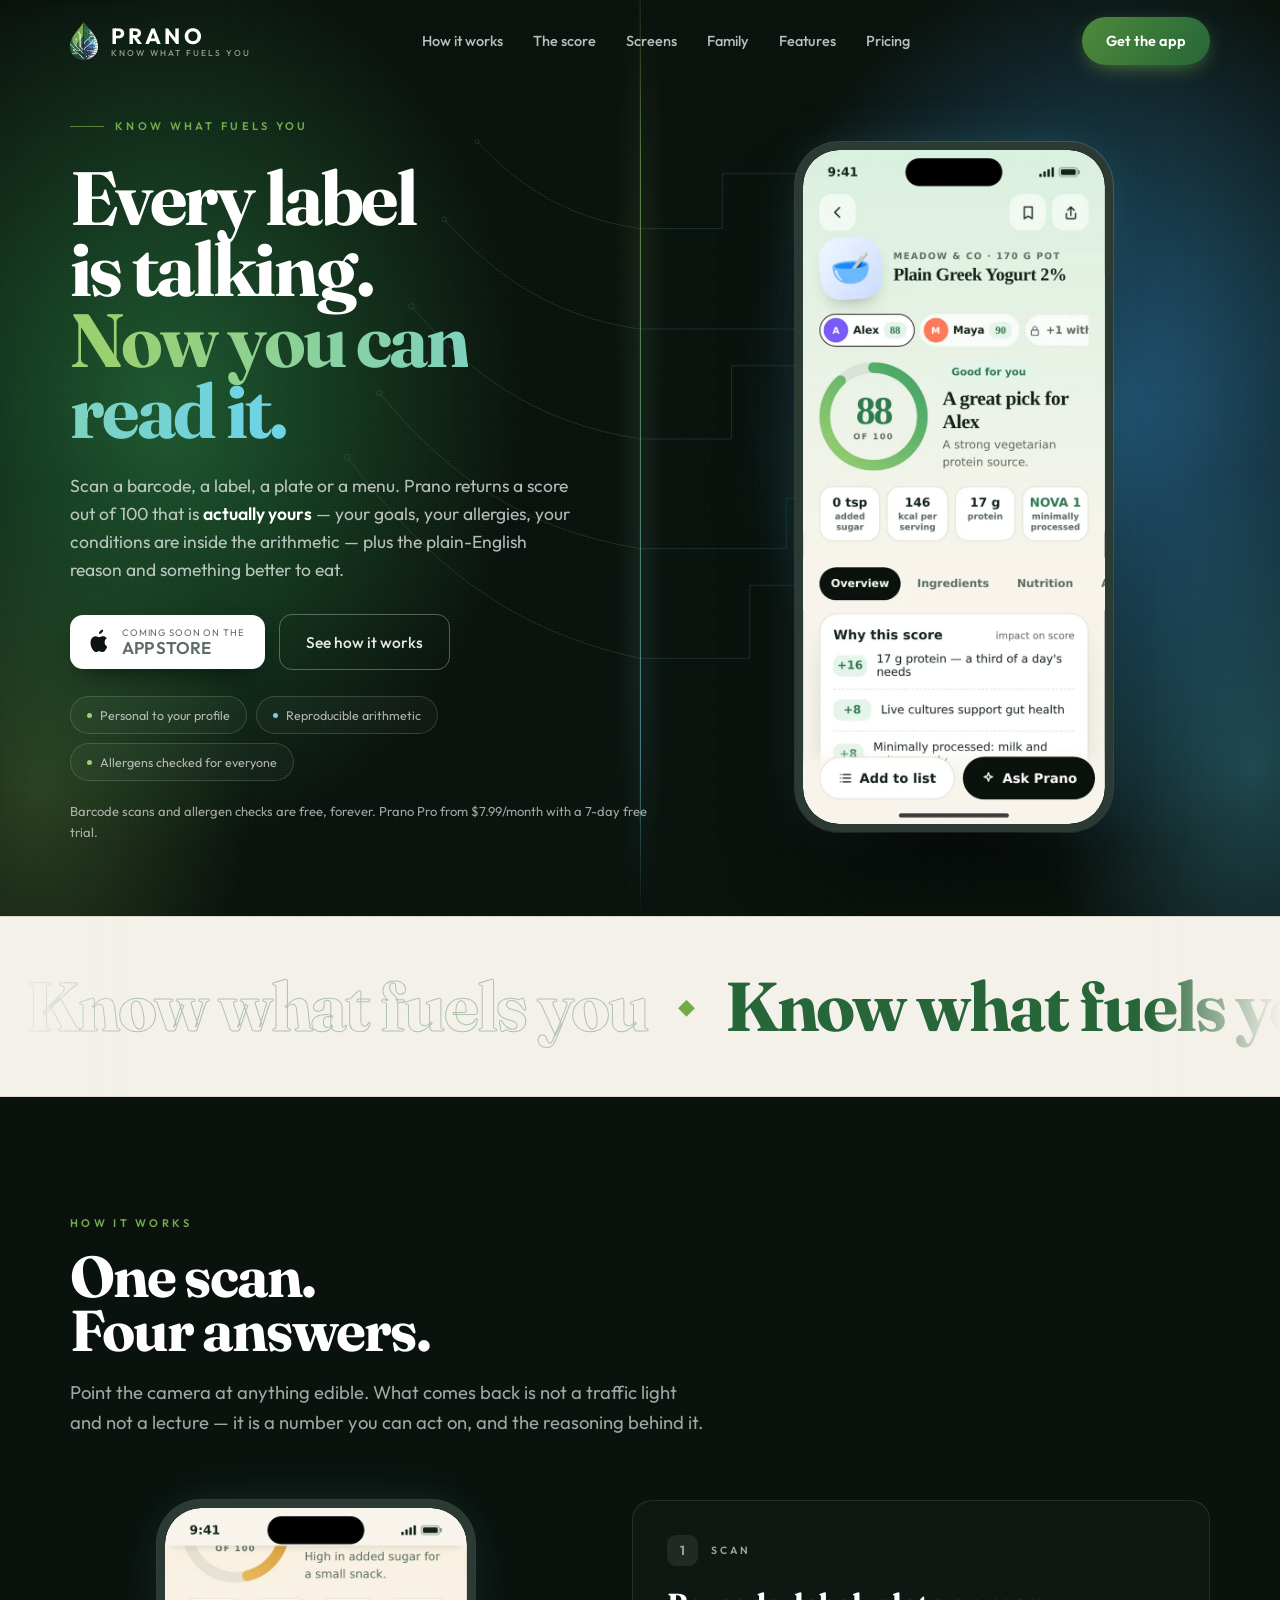
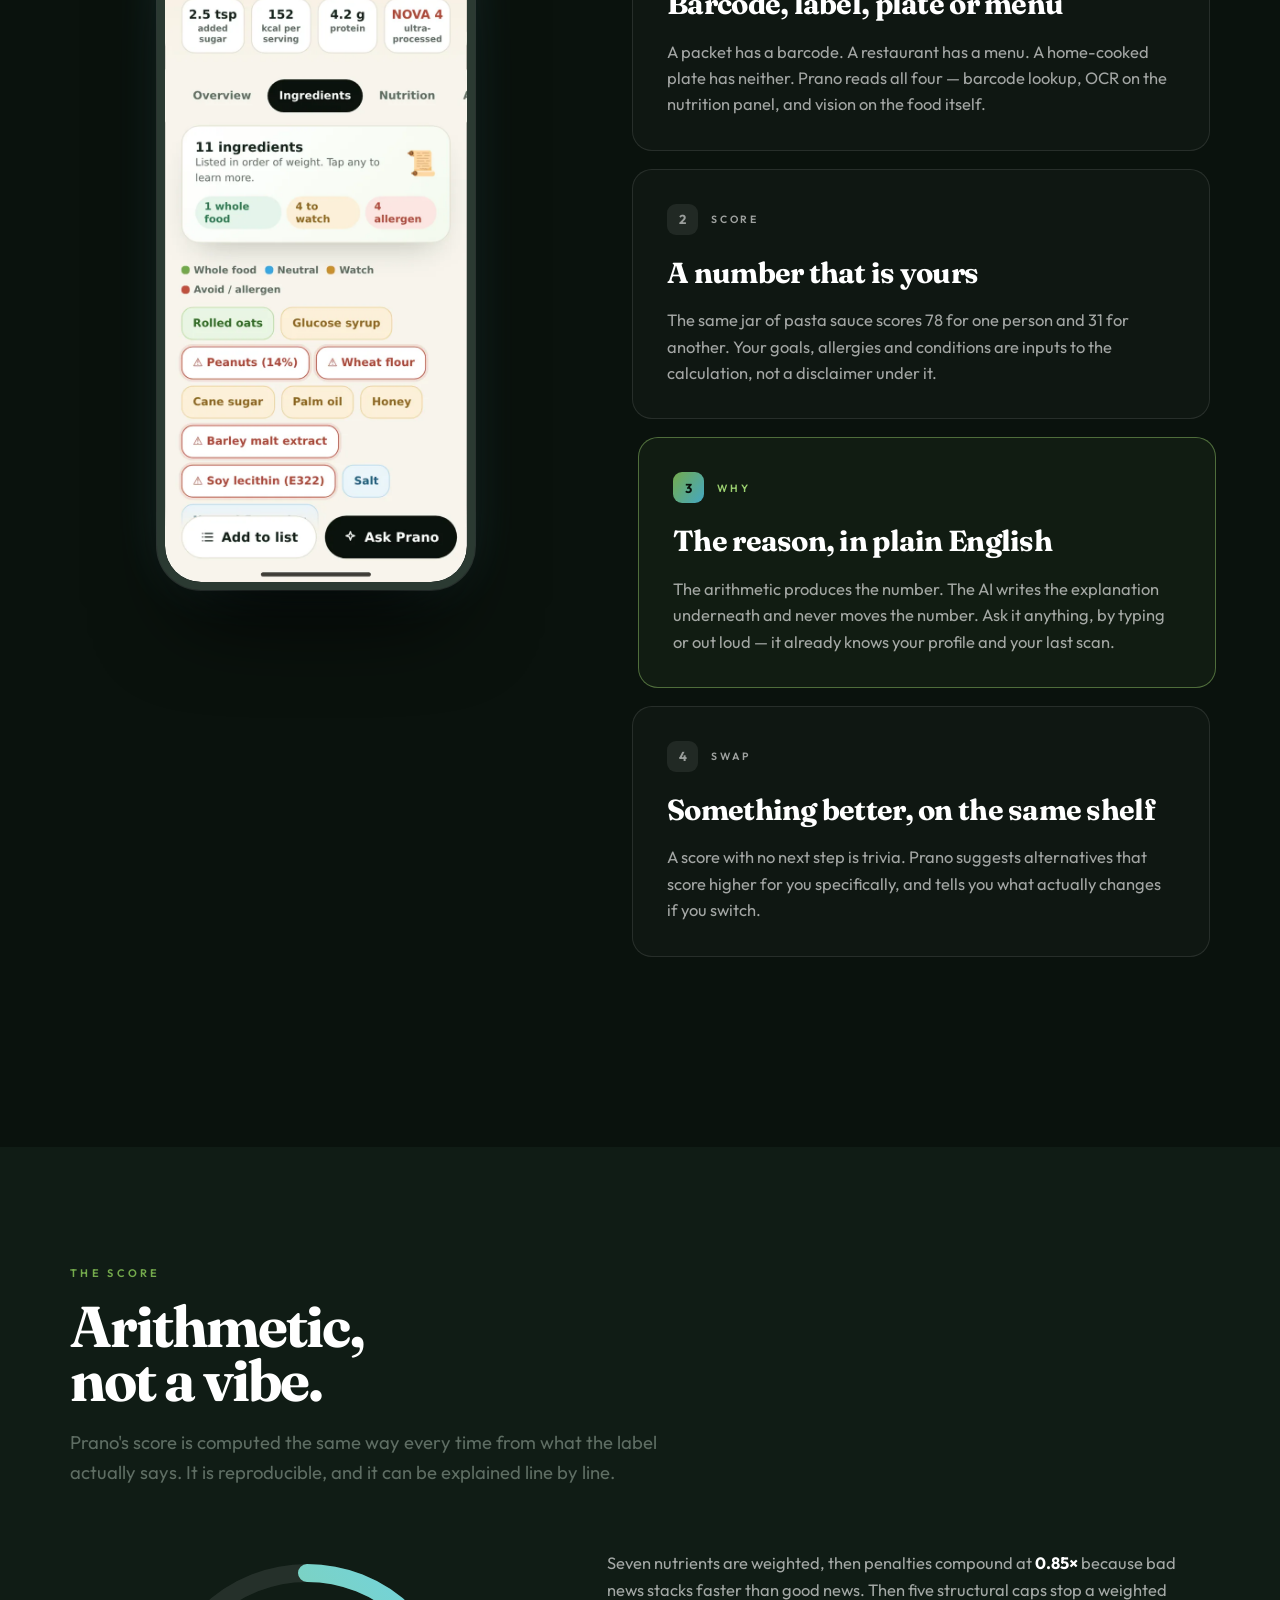
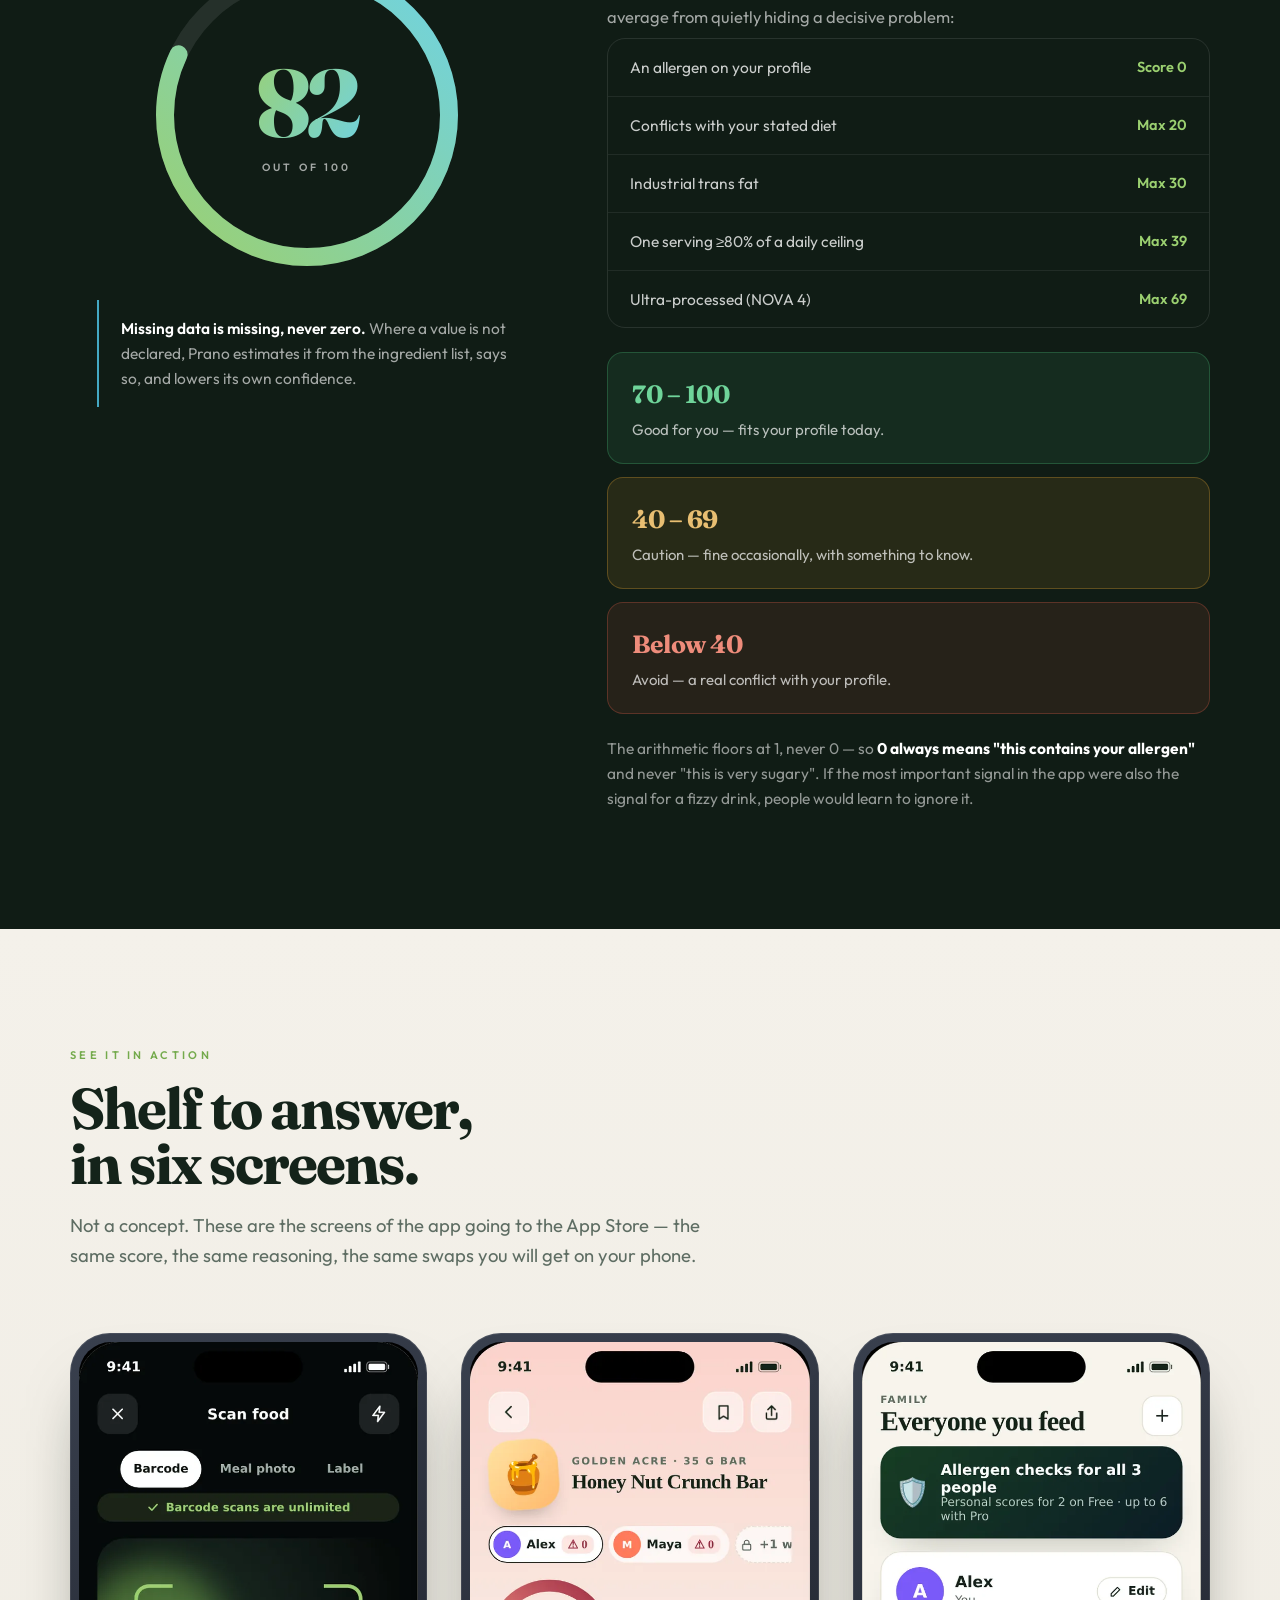
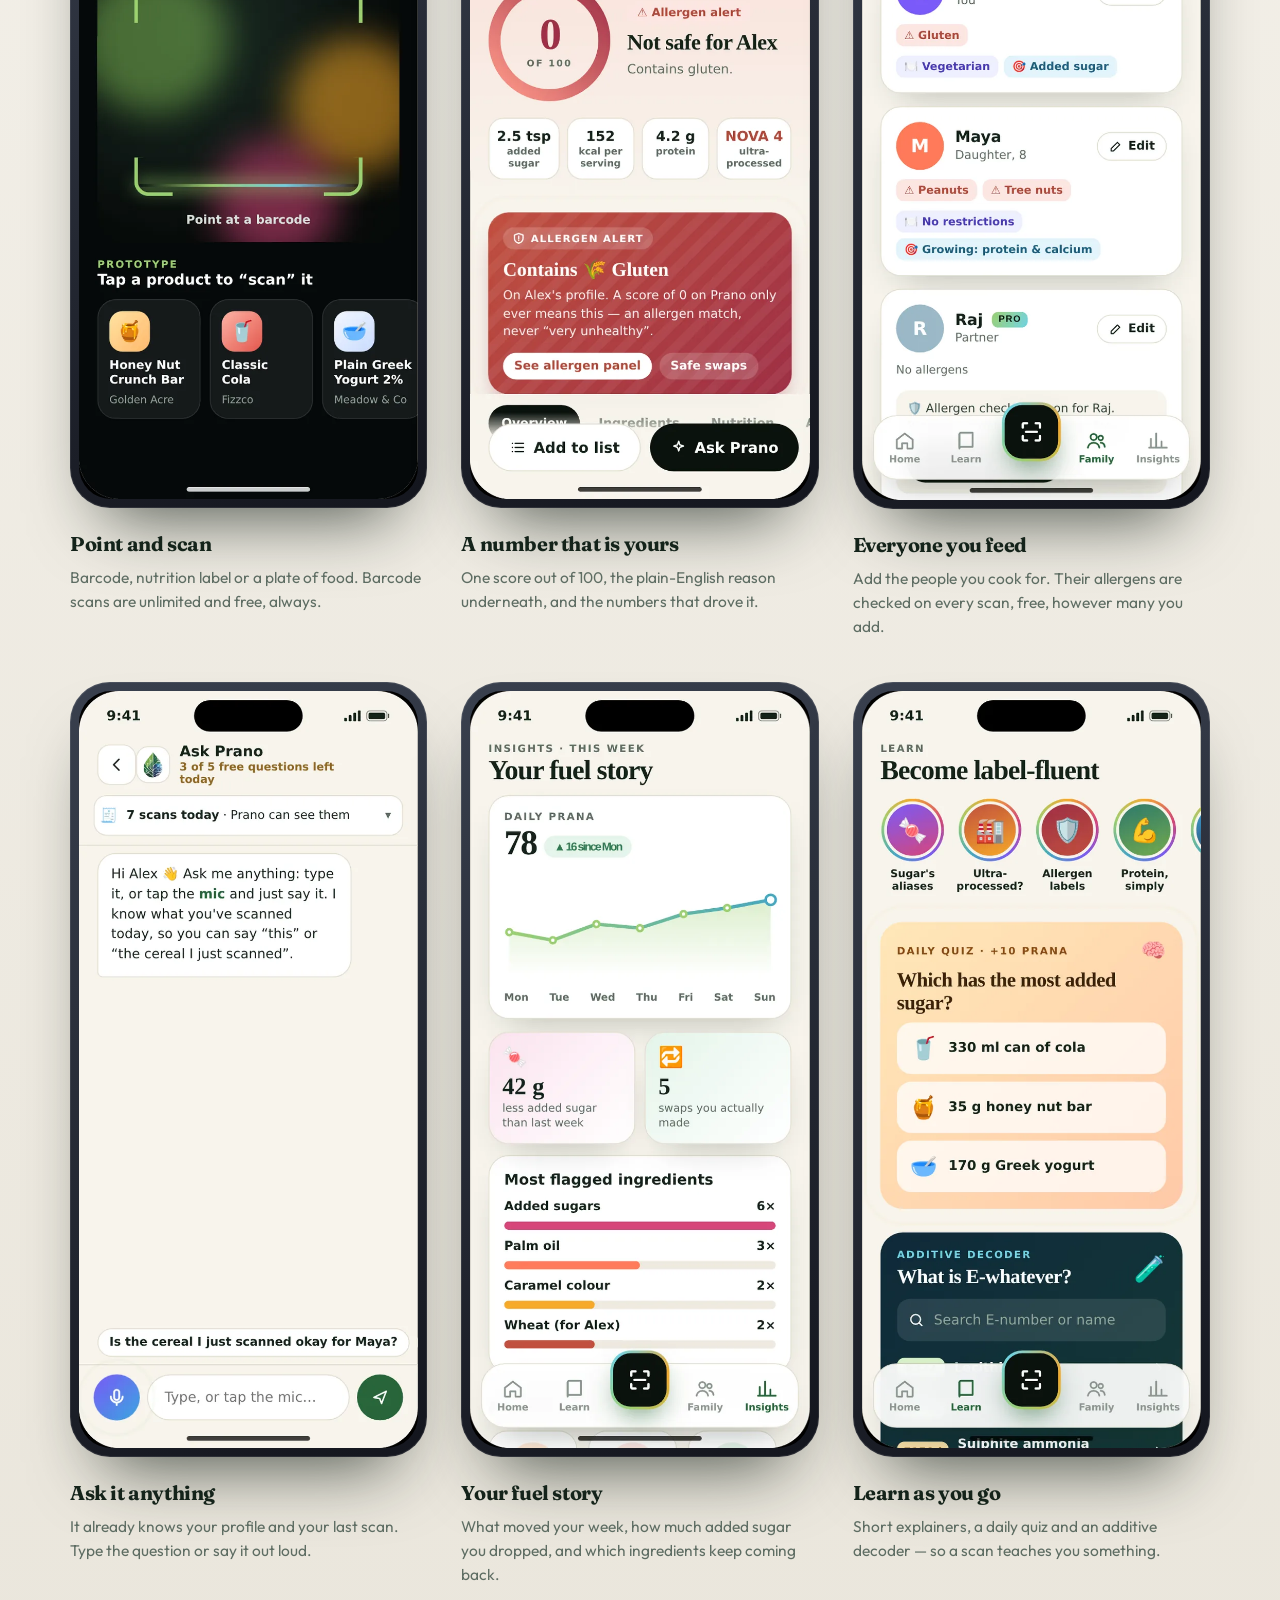
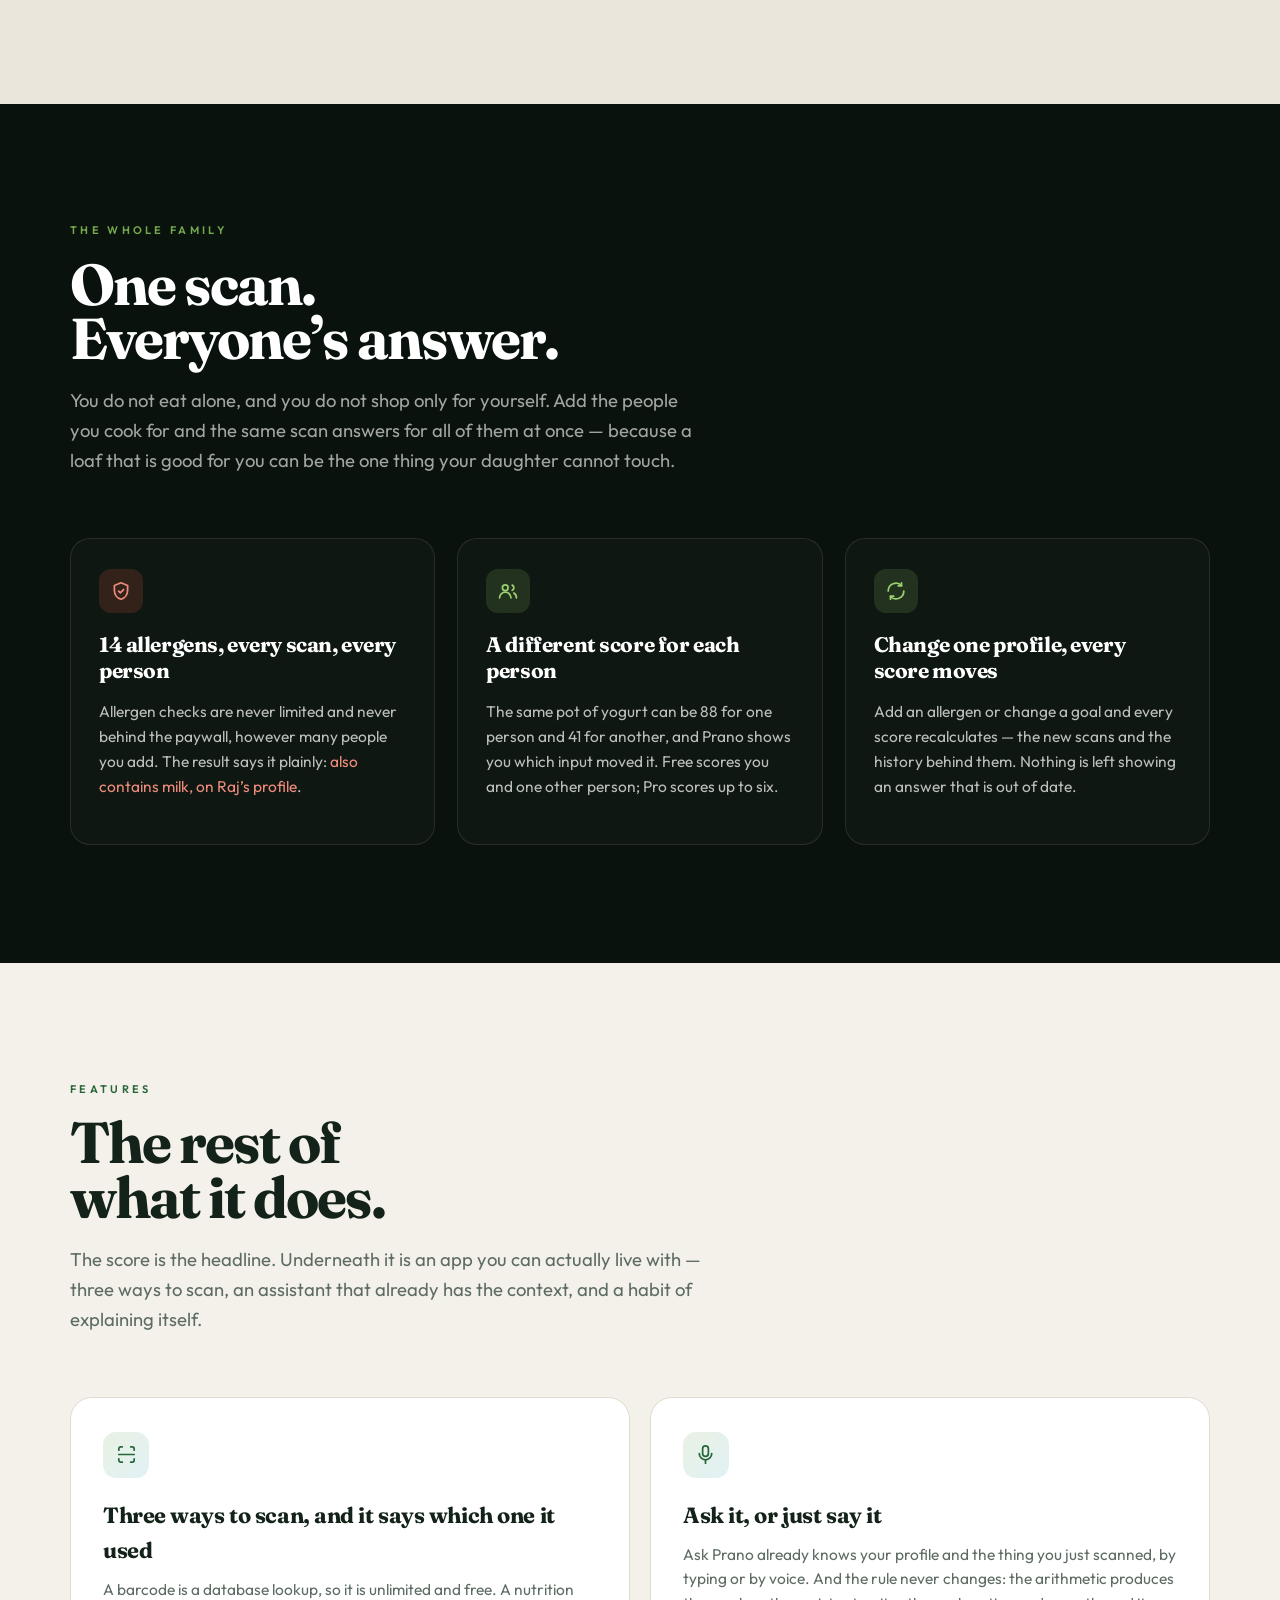
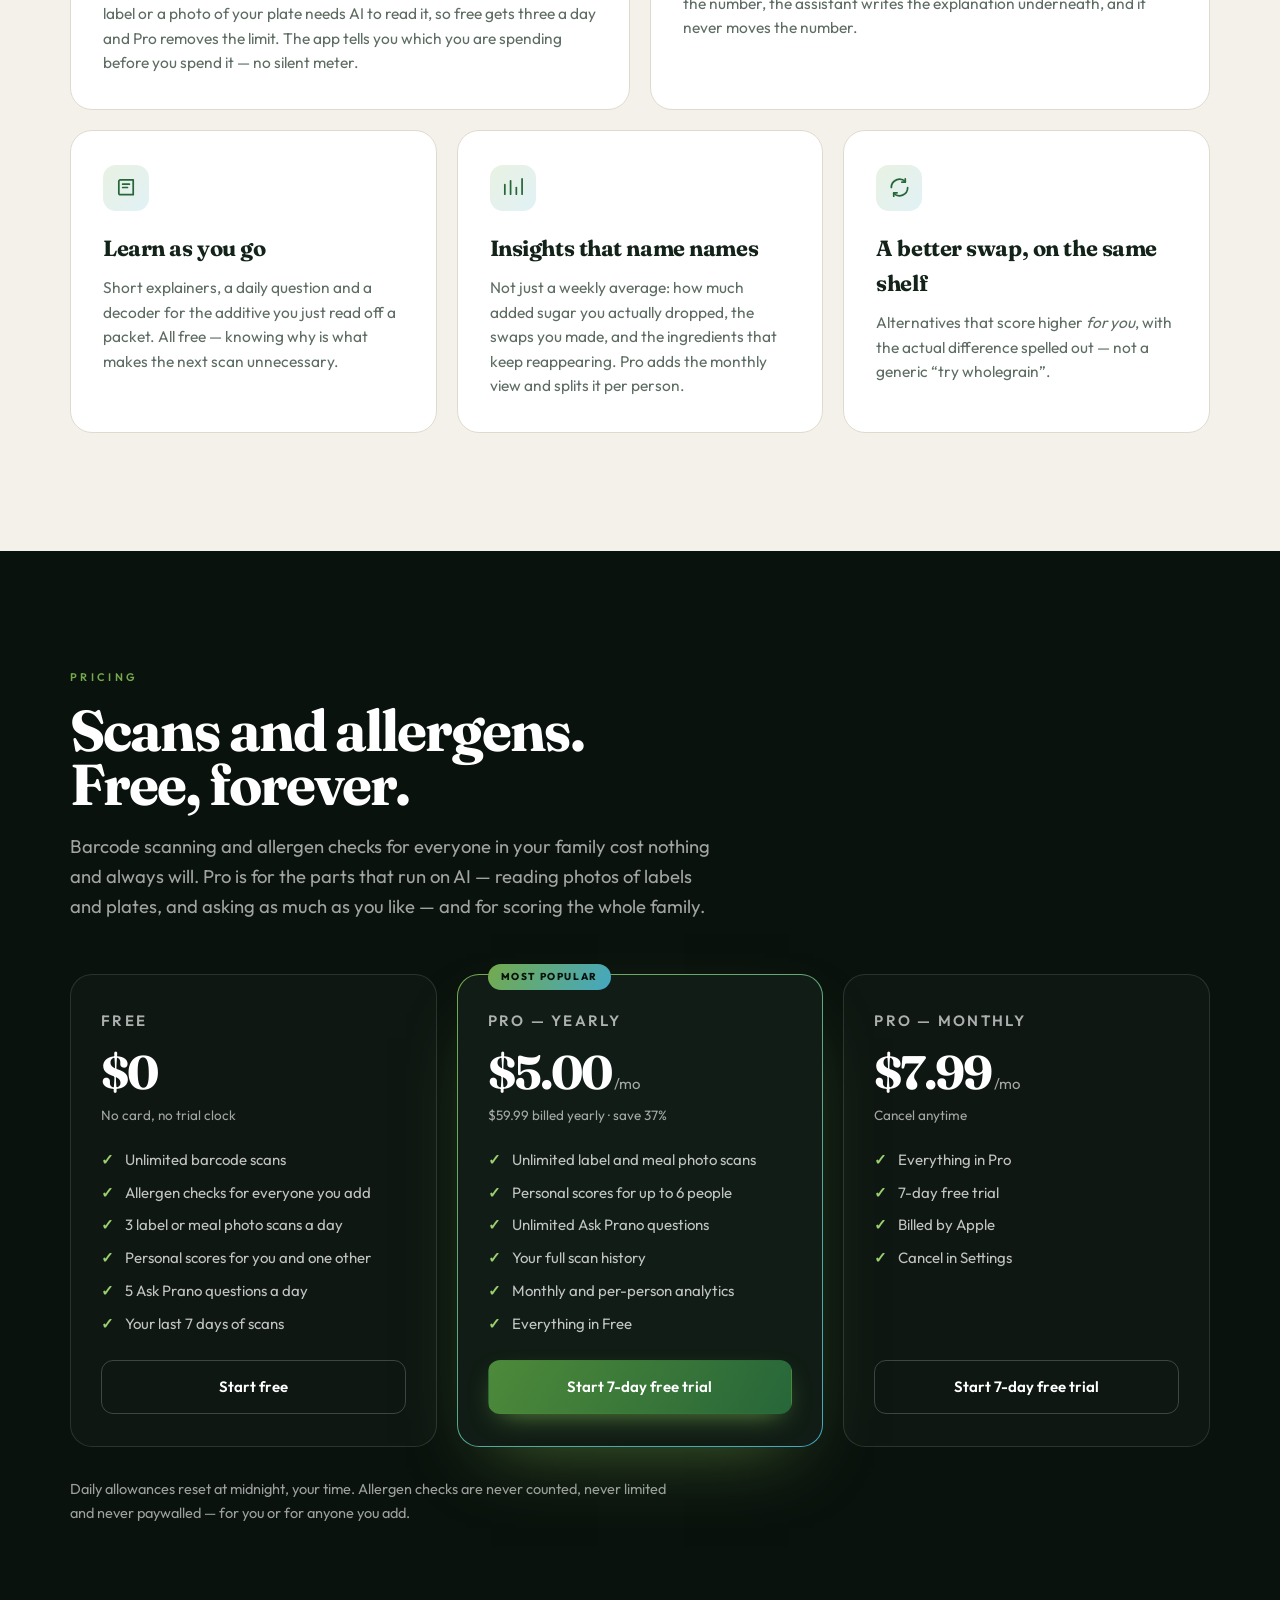
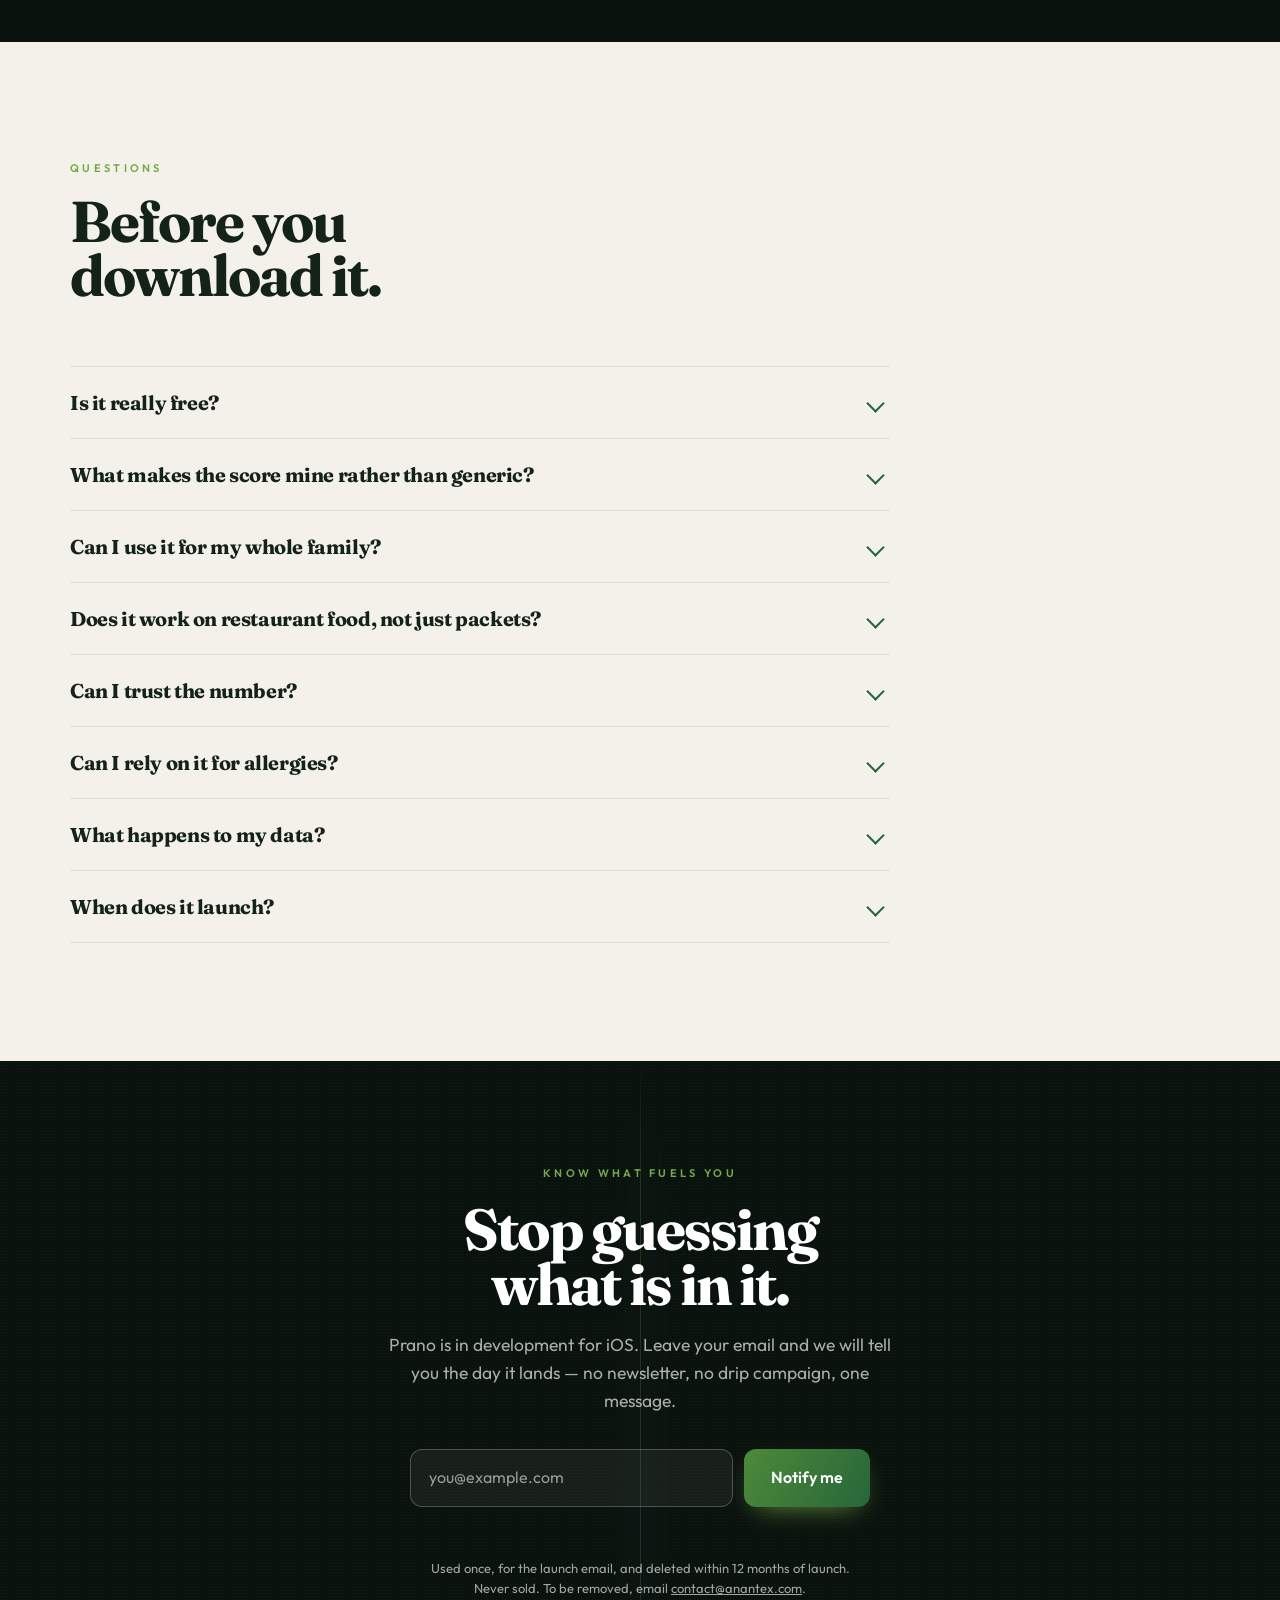
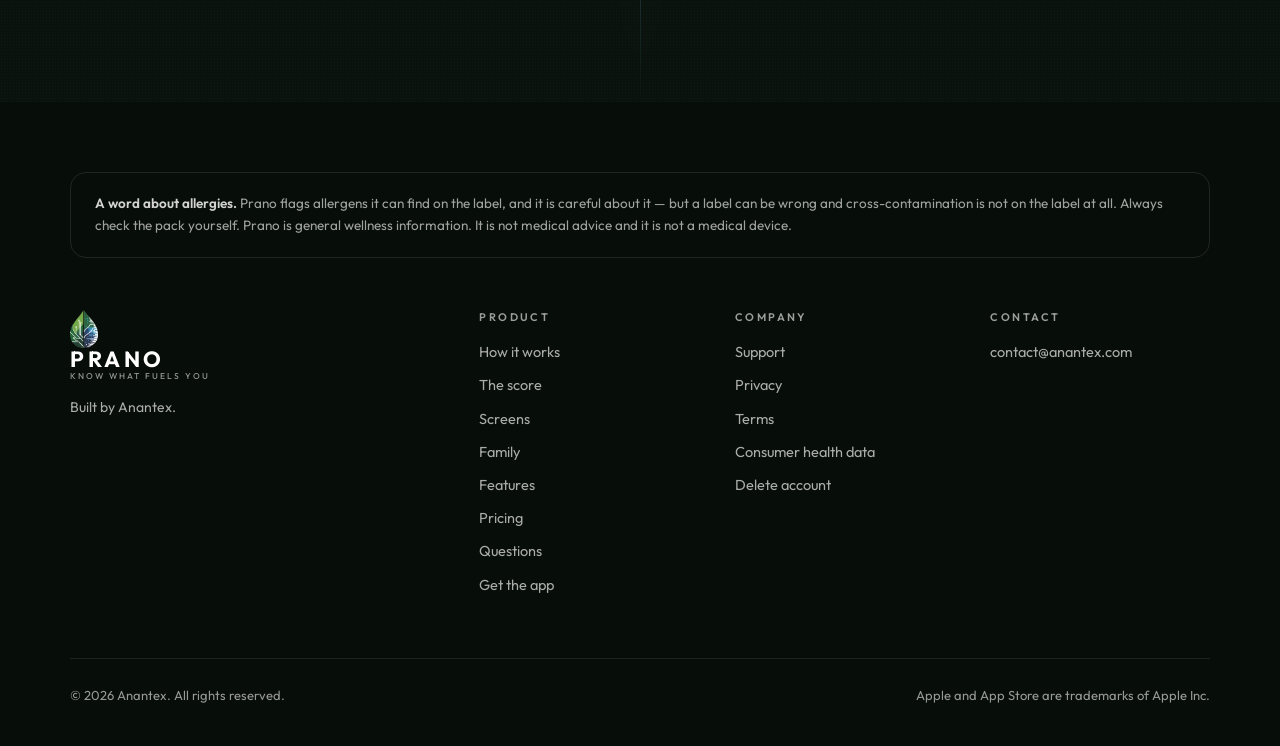
<file: index.html>
<!doctype html>
<html lang="en">
<head>
<meta charset="utf-8">
<meta name="viewport" content="width=device-width, initial-scale=1">
<title>Prano: AI Food Scanner — Know What Fuels You</title>
<meta name="description" content="Scan a barcode, a label, a plate or a menu. Get a 0–100 score that is actually yours — your goals, your allergies and your conditions are in the arithmetic.">
<link rel="canonical" href="https://pranoapp.com/">
<meta name="theme-color" content="#0A120D">
<meta property="og:type" content="website">
<meta property="og:site_name" content="Prano">
<meta property="og:locale" content="en_US">
<meta property="og:url" content="https://pranoapp.com/">
<meta property="og:title" content="Prano — Know What Fuels You">
<meta property="og:description" content="A food score that is actually yours. Scan a barcode, label, plate or menu and get a 0–100 score built around your goals, allergies and conditions.">
<meta property="og:image" content="https://pranoapp.com/assets/og/og-home.jpg">
<meta property="og:image:width" content="1200">
<meta property="og:image:height" content="630">
<meta property="og:image:alt" content="Prano — Every label is talking. Now you can read it. A score ring showing 82 out of 100.">
<meta name="twitter:card" content="summary_large_image">
<meta name="twitter:title" content="Prano — Know What Fuels You">
<meta name="twitter:description" content="A food score that is actually yours. Scan a barcode, label, plate or menu and get a 0–100 score built around your goals, allergies and conditions.">
<meta name="twitter:image" content="https://pranoapp.com/assets/og/og-home.jpg">
<meta name="twitter:image:alt" content="Prano — Every label is talking. Now you can read it.">
<link rel="icon" href="/favicon.ico" sizes="48x48">
<link rel="icon" href="/assets/icon-32.png" type="image/png" sizes="32x32">
<link rel="apple-touch-icon" href="/assets/apple-touch-icon.png">
<link rel="manifest" href="/site.webmanifest">
<link rel="preload" href="/assets/fonts/outfit-latin.woff2" as="font" type="font/woff2" crossorigin>
<link rel="preload" href="/assets/fonts/fraunces-latin.woff2" as="font" type="font/woff2" crossorigin>
<link rel="preload" href="/assets/shots/hero.webp" as="image" type="image/webp"
      imagesrcset="/assets/shots/hero.webp 1x, /assets/shots/hero@1.5x.webp 1.5x" fetchpriority="high">
<script>document.documentElement.classList.add('js')</script>
<script type="application/ld+json">[{"@context":"https://schema.org","@type":"Organization","@id":"https://pranoapp.com/#org","name":"Anantex","legalName":"Sandhu Technologies LLC","url":"https://pranoapp.com/","email":"contact@anantex.com","logo":"https://pranoapp.com/assets/icon-512.png"},{"@context":"https://schema.org","@type":"WebSite","@id":"https://pranoapp.com/#website","name":"Prano","url":"https://pranoapp.com/","publisher":{"@id":"https://pranoapp.com/#org"}},{"@context":"https://schema.org","@type":"SoftwareApplication","name":"Prano: AI Food Scanner","alternateName":"Prano","url":"https://pranoapp.com/","applicationCategory":"HealthApplication","operatingSystem":"iOS","description":"Scan a barcode, a label or your plate and get a 0-100 food score personalised to your goals, allergies and conditions, with a plain-English explanation and a better swap. Barcode scans and allergen checks are free and unlimited, for everyone in your family.","image":"https://pranoapp.com/assets/og/og-home.jpg","publisher":{"@id":"https://pranoapp.com/#org"},"offers":[{"@type":"Offer","name":"Free","price":"0","priceCurrency":"USD"},{"@type":"Offer","name":"Prano Pro — Monthly","price":"7.99","priceCurrency":"USD"},{"@type":"Offer","name":"Prano Pro — Yearly","price":"59.99","priceCurrency":"USD"}]},{"@context":"https://schema.org","@type":"FAQPage","mainEntity":[{"@type":"Question","name":"Is it really free?","acceptedAnswer":{"@type":"Answer","text":"Barcode scans are unlimited and free, and so are allergen checks — for you and for everyone you add, however many that is. The free plan also includes 3 label or meal photo scans a day, personal scores for you and one other person, and 5 Ask Prano questions a day. There is no card to enter. Prano Pro — $7.99 a month or $59.99 a year, with a 7-day free trial — removes the photo and question limits, scores up to 6 people, and unlocks your full history and deeper analytics."}},{"@type":"Question","name":"What makes the score mine rather than generic?","acceptedAnswer":{"@type":"Answer","text":"You tell Prano your goals, allergies, conditions and dietary style once. They are inputs to the arithmetic, not a disclaimer underneath it. The same jar of sauce can score 78 for one person and 31 for another, and Prano shows you exactly which input moved it."}},{"@type":"Question","name":"Can I use it for my whole family?","acceptedAnswer":{"@type":"Answer","text":"Yes, and the part that matters for safety costs nothing. Add everyone you cook for and their allergens are checked on every single scan, free, however many people you add — the result says plainly also contains milk, on Raj’s profile. The personal 0–100 score is the part that is limited: free covers you and one other person, Pro scores up to six."}},{"@type":"Question","name":"Does it work on restaurant food, not just packets?","acceptedAnswer":{"@type":"Answer","text":"Yes. Barcode, nutrition label, a home-cooked plate or a printed menu — Prano reads all four, and tells you what it could not see rather than guessing quietly. Barcode scans are unlimited; reading a photo takes an AI call, so the free plan includes three a day and Pro removes the limit."}},{"@type":"Question","name":"Can I trust the number?","acceptedAnswer":{"@type":"Answer","text":"It is computed the same way every time from what the label actually says, and it can be explained line by line. Where a value is not declared, Prano estimates it, says so, and lowers its own confidence. The AI writes the explanation underneath; it never moves the number."}},{"@type":"Question","name":"Can I rely on it for allergies?","acceptedAnswer":{"@type":"Answer","text":"No — and we would rather say so plainly. Prano flags allergens it can find on the label, but a label can be wrong and cross-contamination is not on the label at all. Always check the pack yourself."}},{"@type":"Question","name":"What happens to my data?","acceptedAnswer":{"@type":"Answer","text":"Your scans, photos and conversations are yours. We do not sell personal information and we do not use your content to train third-party AI models. You can delete a single scan, or your whole account, from inside the app or at pranoapp.com/delete-account."}},{"@type":"Question","name":"When does it launch?","acceptedAnswer":{"@type":"Answer","text":"iPhone first. Leave your email below and you get one message the day it lands — no newsletter, no drip campaign."}}]}]</script>
<style>
@font-face{font-family:'Fraunces';font-style:normal;font-weight:400 900;font-display:swap;src:url(/assets/fonts/fraunces-latin.woff2) format('woff2')}
@font-face{font-family:'Outfit';font-style:normal;font-weight:100 900;font-display:swap;src:url(/assets/fonts/outfit-latin.woff2) format('woff2')}
@font-face{font-family:'Outfit Fallback';src:local('Arial'),local('Helvetica Neue'),local('Roboto'),local('Liberation Sans');size-adjust:98.66%;ascent-override:101.36%;descent-override:26.35%;line-gap-override:0%}
:root{
  --green:#276639; --green-dp:#174024; --leaf:#74AA4C; --leaf-lt:#9BD070;
  --navy:#2D3750; --blue:#328DB9; --cyan:#44A8C3; --cyan-lt:#6FD3E4;
  --ink:#0A120D; --ink-2:#101C15; --paper:#F4F1EA; --paper-2:#EAE6DC;
  --txt:#14231A; --mut:#5E6D63; --mut-d:#93A69A; --line:#DFDACD;
  --good:#3FA268; --caution:#C9902F; --avoid:#C1503F;
  --seam:linear-gradient(180deg,transparent,rgba(155,208,112,.55) 18%,rgba(111,211,228,.55) 82%,transparent);
}
*{box-sizing:border-box}
html{-webkit-text-size-adjust:100%;scroll-behavior:smooth}
body{margin:0;background:var(--paper);color:var(--txt);overflow-x:hidden;
  font-family:'Outfit','Outfit Fallback',-apple-system,BlinkMacSystemFont,'Segoe UI',sans-serif;
  font-size:17px;line-height:1.6;font-weight:400;
  -webkit-font-smoothing:antialiased}
a{color:inherit;text-decoration:none}
img{max-width:100%}
.dsp{font-family:'Fraunces',Georgia,serif;font-variation-settings:'SOFT' 0,'WONK' 1;
  font-weight:700;letter-spacing:-.035em;line-height:.94;margin:0}
h1,h2,h3{margin:0}
.wrap{max-width:1200px;margin:0 auto;padding:0 30px}
.eyebrow{font-size:11px;font-weight:600;letter-spacing:.3em;text-transform:uppercase;color:var(--leaf)}
#features .eyebrow{color:var(--green)}

/* ---------- lockup ---------- */
.lock{display:flex;align-items:center;gap:13px;min-height:44px;flex:none}
.lock img{height:38px;width:auto;display:block;flex:none}
.lock .lk{display:flex;flex-direction:column;gap:2px;line-height:1}
.lock b{font-weight:700;font-size:22px;letter-spacing:.16em;color:#fff;transition:color .35s}
.lock small{font-size:8.5px;font-weight:500;letter-spacing:.235em;color:rgba(255,255,255,.55);
  text-transform:uppercase;transition:color .35s}

/* ---------- nav ---------- */
nav{position:fixed;top:0;left:0;right:0;z-index:80;transition:background .35s,box-shadow .35s,backdrop-filter .35s}
nav .wrap{display:flex;align-items:center;justify-content:space-between;gap:26px;height:82px}
.nlinks{display:flex;gap:30px;font-size:14.5px;font-weight:500;color:rgba(255,255,255,.72)}
.nlinks a{transition:color .25s;position:relative}
.nlinks a:after{content:'';position:absolute;left:0;right:100%;bottom:-6px;height:1.5px;background:var(--leaf-lt);transition:right .3s}
.nlinks a:hover{color:#fff}.nlinks a:hover:after{right:0}
.ncta{background:linear-gradient(120deg,#4D8A3A,var(--green));color:#fff;font-weight:600;font-size:14.5px;
  display:inline-flex;align-items:center;justify-content:center;min-height:44px;flex:none;
  padding:12px 24px;border-radius:999px;transition:transform .25s,box-shadow .25s;
  box-shadow:0 6px 22px -8px rgba(116,170,76,.85)}
.ncta:hover{transform:translateY(-2px);box-shadow:0 12px 30px -10px rgba(116,170,76,.95)}
nav.stuck{background:rgba(244,241,234,.86);backdrop-filter:blur(18px);box-shadow:0 1px 0 var(--line)}
nav.stuck .lock b{color:var(--green)}
nav.stuck .lock small{color:var(--mut)}
nav.stuck .nlinks{color:var(--mut)}
nav.stuck .nlinks a:hover{color:var(--green)}

/* ---------- hero ---------- */
.hero{position:relative;min-height:100svh;background:var(--ink);color:#fff;overflow:hidden;
  display:flex;align-items:center;padding:118px 0 60px}
.hero .side{position:absolute;inset:0;pointer-events:none}
.hero .side:before,.hero .side:after{content:'';position:absolute;top:0;bottom:0;width:50%}
.hero .side:before{left:0;background:
  radial-gradient(76% 66% at 26% 44%,rgba(36,110,58,.78),transparent 74%),
  radial-gradient(46% 46% at 6% 86%,rgba(116,170,76,.3),transparent 72%)}
.hero .side:after{right:0;background:
  radial-gradient(76% 66% at 72% 44%,rgba(45,120,170,.72),transparent 74%),
  radial-gradient(46% 46% at 96% 84%,rgba(68,168,195,.34),transparent 72%)}
.seam{position:absolute;left:50%;top:0;bottom:0;width:1px;background:var(--seam);opacity:.9;pointer-events:none}
.seam:after{content:'';position:absolute;left:-13px;right:-13px;top:0;bottom:0;
  background:linear-gradient(180deg,transparent,rgba(155,208,112,.09) 25%,rgba(111,211,228,.09) 75%,transparent);filter:blur(9px)}
.veins{position:absolute;inset:0;opacity:.16;pointer-events:none}
.grain{position:absolute;inset:0;pointer-events:none;opacity:.5;
  background-image:radial-gradient(rgba(255,255,255,.055) 1px,transparent 1px);background-size:3px 3px}
.hero .wrap{position:relative;z-index:3;display:grid;grid-template-columns:1.06fr .94fr;gap:50px;align-items:center;width:100%}
.hl .eyebrow{display:flex;align-items:center;gap:11px;margin-bottom:26px}
.hl .eyebrow i{display:block;width:34px;height:1px;background:var(--leaf);opacity:.7}
h1.dsp{font-size:clamp(42px,5.9vw,88px);color:#fff}
h1.dsp .gr{background:linear-gradient(104deg,var(--leaf-lt) 8%,var(--cyan-lt) 92%);
  -webkit-background-clip:text;background-clip:text;color:transparent}
.hsub{margin:26px 0 0;max-width:500px;font-size:17.5px;line-height:1.6;color:rgba(255,255,255,.7)}
.hsub b{color:#fff;font-weight:600}
.hcta{display:flex;flex-wrap:wrap;gap:14px;margin-top:30px;align-items:center}
.badge{display:flex;align-items:center;gap:11px;background:#fff;color:#0B140F;border-radius:13px;padding:11px 21px 11px 17px;
  transition:transform .25s,box-shadow .25s;box-shadow:0 10px 30px -14px rgba(0,0,0,.9)}
.badge:hover{transform:translateY(-2px);box-shadow:0 18px 40px -16px rgba(0,0,0,.95)}
.badge svg{width:24px;height:29px;flex:none}
.badge span{display:block;font-size:9.5px;letter-spacing:.09em;text-transform:uppercase;color:#5E6D63;line-height:1.3}
.badge strong{display:block;font-size:17px;font-weight:600;letter-spacing:-.01em;line-height:1.15}
.ghost{border:1px solid rgba(255,255,255,.3);border-radius:13px;padding:15px 26px;font-weight:500;font-size:15.5px;
  color:rgba(255,255,255,.9);transition:.25s}
.ghost:hover{background:rgba(255,255,255,.09);border-color:rgba(255,255,255,.55)}
.chips{display:flex;flex-wrap:wrap;gap:9px;margin-top:26px}
.chip{display:flex;align-items:center;gap:8px;font-size:12.5px;color:rgba(255,255,255,.66);
  border:1px solid rgba(255,255,255,.15);border-radius:999px;padding:8px 16px;background:rgba(255,255,255,.03)}
.chip b{width:5px;height:5px;border-radius:50%;background:var(--leaf-lt);flex:none}
.chip.b b{background:var(--cyan-lt)}
.foot-note{margin-top:20px;font-size:13px;color:rgba(255,255,255,.62)}

/* ---------- phone ---------- */
.phwrap{display:flex;justify-content:center;position:relative}
.phglow{position:absolute;width:min(400px,84vw);height:min(400px,84vw);border-radius:50%;top:50%;left:50%;transform:translate(-50%,-50%);
  pointer-events:none;background:radial-gradient(circle,rgba(68,168,195,.3),transparent 65%);filter:blur(46px)}
.phshot{display:block;width:100%;height:100%;object-fit:cover;object-position:top center;border-radius:36px}
.phone{position:relative;width:318px;height:690px;border-radius:44px;background:#0d1712;
  border:8px solid #2b3a32;box-shadow:0 50px 90px -30px rgba(0,0,0,.9),0 0 0 1px rgba(255,255,255,.16),0 0 60px -18px rgba(111,211,228,.28);
  overflow:hidden;display:flex;flex-direction:column;z-index:2}
.phone.float{animation:fl 7s ease-in-out infinite}
@keyframes fl{0%,100%{transform:translateY(0)}50%{transform:translateY(-13px)}}
.screen{flex:1;background:#fff;display:flex;flex-direction:column;overflow:hidden;color:var(--txt);font-size:14px}

/* ---------- marquee band ---------- */
.band{background:var(--paper);border-top:1px solid var(--line);border-bottom:1px solid var(--line);
  padding:34px 0;overflow:hidden;position:relative}
.band:before,.band:after{content:'';position:absolute;top:0;bottom:0;width:130px;z-index:2}
.band:before{left:0;background:linear-gradient(90deg,var(--paper),transparent)}
.band:after{right:0;background:linear-gradient(270deg,var(--paper),transparent)}
.mq{display:flex;gap:0;width:max-content;animation:mq 34s linear infinite}
@keyframes mq{to{transform:translateX(-50%)}}
.mq span{font-family:'Fraunces',serif;font-weight:700;font-size:clamp(34px,5.4vw,74px);letter-spacing:-.03em;
  color:transparent;-webkit-text-stroke:1px rgba(39,102,57,.34);padding:0 26px;white-space:nowrap}
.mq span.f{-webkit-text-stroke:0;color:var(--green)}
.mq i{display:flex;align-items:center;padding:0 4px;color:var(--leaf);font-size:22px;font-style:normal}

/* ---------- sections ---------- */
section{position:relative}
.pad{padding:118px 0}
.dark{background:var(--ink);color:#fff}
.dark .lead{color:rgba(255,255,255,.62)}
.shead{max-width:760px;margin-bottom:62px}
.shead h2{font-size:clamp(33px,4.5vw,58px)}
.dark .shead h2{color:#fff}
.lead{margin:20px 0 0;font-size:18.5px;line-height:1.62;color:var(--mut);max-width:640px}

/* sticky story */
.story{display:grid;grid-template-columns:.92fr 1.08fr;gap:70px;align-items:start}
.stick{position:sticky;top:118px;display:flex;justify-content:center}
.steps{display:flex;flex-direction:column;gap:18px;padding-bottom:8vh}
.step{border:1px solid rgba(255,255,255,.1);border-radius:20px;padding:34px 34px 32px;background:rgba(255,255,255,.022);
  transition:border-color .45s,background .45s,transform .45s;min-height:236px}
.step.on{border-color:rgba(155,208,112,.45);background:rgba(155,208,112,.05);transform:translateX(6px)}
.step .no{display:flex;align-items:center;gap:13px;margin-bottom:15px}
.step .no b{width:31px;height:31px;border-radius:9px;display:grid;place-items:center;font-size:13px;font-weight:700;
  background:rgba(255,255,255,.08);color:rgba(255,255,255,.55);transition:.45s}
.step.on .no b{background:linear-gradient(125deg,var(--leaf),var(--cyan));color:#08130C}
.step .no span{font-size:10.5px;letter-spacing:.26em;text-transform:uppercase;color:rgba(255,255,255,.6);font-weight:600}
.step.on .no span{color:var(--leaf-lt)}
.step h3{font-family:'Fraunces',serif;font-weight:700;letter-spacing:-.025em;font-size:29px;color:#fff;margin-bottom:11px}
.step p{margin:0;color:rgba(255,255,255,.62);font-size:16.5px;line-height:1.6}

/* score */
.scoregrid{display:grid;grid-template-columns:.88fr 1.12fr;gap:64px;align-items:start}
.scoreleft{position:sticky;top:130px}
.bigring{position:relative;width:330px;height:330px;margin:0 auto}
.bigring svg{transform:rotate(-90deg);width:100%;height:100%}
.bigring .val{position:absolute;inset:0;display:flex;flex-direction:column;align-items:center;justify-content:center}
.bigring .val b{font-family:'Fraunces',serif;font-weight:700;font-size:96px;letter-spacing:-.05em;line-height:1;
  display:inline-block;min-width:2.1ch;text-align:center;font-variant-numeric:tabular-nums;font-feature-settings:'tnum' 1;
  background:linear-gradient(120deg,var(--leaf-lt),var(--cyan-lt));-webkit-background-clip:text;background-clip:text;color:transparent}
.bigring .val span{font-size:10.5px;letter-spacing:.3em;text-transform:uppercase;color:rgba(255,255,255,.62);margin-top:9px;font-weight:600}
.caps{border:1px solid rgba(255,255,255,.1);border-radius:18px;overflow:hidden;margin-top:8px}
.caps .r{display:flex;justify-content:space-between;gap:18px;padding:16px 22px;font-size:15.5px;
  border-bottom:1px solid rgba(255,255,255,.07);color:rgba(255,255,255,.78)}
.caps .r:last-child{border-bottom:0}
.caps .r b{color:var(--leaf-lt);font-weight:600;white-space:nowrap;font-size:14.5px}
.bands{display:flex;flex-direction:column;gap:13px}
.bnd{border-radius:16px;padding:21px 24px;border:1px solid transparent}
.bnd b{font-family:'Fraunces',serif;font-weight:700;font-size:25px;letter-spacing:-.02em;display:block;margin-bottom:4px}
.bnd p{margin:0;font-size:15px;color:rgba(255,255,255,.7)}
.bnd.g{background:rgba(63,162,104,.12);border-color:rgba(63,162,104,.35)}.bnd.g b{color:#6FD49A}
.bnd.c{background:rgba(201,144,47,.12);border-color:rgba(201,144,47,.35)}.bnd.c b{color:#E8BE72}
.bnd.a{background:rgba(193,80,63,.12);border-color:rgba(193,80,63,.35)}.bnd.a b{color:#EE8C7B}
.callout{margin-top:20px;border-left:2px solid var(--cyan);padding:16px 0 16px 22px;font-size:15.5px;color:rgba(255,255,255,.62)}
.callout b{color:#fff;font-weight:600}

/* features */
.fgrid{display:grid;grid-template-columns:repeat(6,1fr);gap:20px}
.card{background:#fff;border:1px solid var(--line);border-radius:22px;padding:34px 32px;
  transition:transform .35s,box-shadow .35s,border-color .35s;grid-column:span 2}
.card:hover{transform:translateY(-5px);box-shadow:0 26px 54px -26px rgba(20,35,26,.3);border-color:#CFD8CB}
.card.w{grid-column:span 3}
.card .ic{width:46px;height:46px;border-radius:13px;display:grid;place-items:center;margin-bottom:20px;
  background:linear-gradient(135deg,rgba(116,170,76,.16),rgba(68,168,195,.16))}
.card .ic svg{width:23px;height:23px;stroke:var(--green);fill:none;stroke-width:1.8;stroke-linecap:round;stroke-linejoin:round}
.card h3{font-family:'Fraunces',serif;font-weight:700;font-size:22px;letter-spacing:-.02em;margin-bottom:9px}
.card p{margin:0;font-size:15.5px;color:var(--mut);line-height:1.58}

/* pricing */
.pgrid{display:grid;grid-template-columns:repeat(3,1fr);gap:20px;align-items:stretch}
.plan{border:1px solid rgba(255,255,255,.12);border-radius:22px;padding:34px 30px 32px;display:flex;flex-direction:column;
  background:rgba(255,255,255,.025);position:relative}
.plan.hi{border-color:transparent;background:
  linear-gradient(var(--ink-2),var(--ink-2)) padding-box,
  linear-gradient(140deg,var(--leaf),var(--cyan)) border-box;border:1.5px solid transparent;
  box-shadow:0 30px 70px -34px rgba(116,170,76,.6)}
.plan .tag{position:absolute;top:-11px;left:30px;background:linear-gradient(120deg,var(--leaf),var(--cyan));color:#08130C;
  font-size:10px;font-weight:800;letter-spacing:.16em;text-transform:uppercase;padding:5px 13px;border-radius:999px}
.plan h3{font-size:15px;font-weight:600;letter-spacing:.15em;text-transform:uppercase;color:rgba(255,255,255,.66);margin-bottom:16px}
.plan .pr{font-family:'Fraunces',serif;font-weight:700;font-size:47px;letter-spacing:-.04em;color:#fff;line-height:1}
.plan .pr small{font-family:'Outfit',sans-serif;font-size:15px;font-weight:400;color:rgba(255,255,255,.62);letter-spacing:0}
.plan .sub{font-size:13.5px;color:rgba(255,255,255,.62);margin:9px 0 22px}
.plan ul{list-style:none;margin:0 0 26px;padding:0;display:flex;flex-direction:column;gap:11px;flex:1}
.plan li{display:flex;gap:11px;font-size:15px;color:rgba(255,255,255,.74);line-height:1.45}
.plan li i{color:var(--leaf-lt);font-style:normal;font-weight:700;flex:none}
.pbtn{display:block;text-align:center;border-radius:12px;padding:14px;font-weight:600;font-size:15px;transition:.25s;
  border:1px solid rgba(255,255,255,.2);color:#fff}
.pbtn:hover{background:rgba(255,255,255,.08)}
.pbtn.f{background:linear-gradient(120deg,#4D8A3A,var(--green));border-color:transparent;
  box-shadow:0 10px 28px -12px rgba(116,170,76,.9)}
.pbtn.f:hover{transform:translateY(-2px)}

/* cta */
.ctaband{position:relative;overflow:hidden;background:var(--ink);color:#fff;padding:104px 0}
.ctaband .side:before{background:radial-gradient(65% 70% at 30% 50%,rgba(39,102,57,.62),transparent 72%)}
.ctaband .side:after{background:radial-gradient(65% 70% at 70% 50%,rgba(50,141,185,.5),transparent 72%)}
.ctaband .seam{opacity:.28}
.ctaband .seam:after{filter:blur(16px)}
.ctain{position:relative;z-index:3;text-align:center;max-width:660px;margin:0 auto}
.ctain h2{font-size:clamp(32px,4.6vw,58px);color:#fff}
.ctain p{margin:20px auto 0;color:rgba(255,255,255,.65);font-size:17.5px;max-width:520px}
.form{display:flex;gap:11px;margin:34px auto 0;max-width:460px}
.form input{flex:1;border:1px solid rgba(255,255,255,.22);background:rgba(255,255,255,.06);color:#fff;
  border-radius:12px;padding:15px 18px;font:inherit;font-size:16px;outline:none;transition:.25s}
.form input::placeholder{color:rgba(255,255,255,.55)}
.form input:focus{border-color:var(--leaf-lt);background:rgba(255,255,255,.1)}
.form button{border:0;border-radius:12px;padding:15px 27px;font:inherit;font-weight:600;font-size:16px;cursor:pointer;
  background:linear-gradient(120deg,#4D8A3A,var(--green));color:#fff;transition:.25s;
  box-shadow:0 10px 28px -12px rgba(116,170,76,.9)}
.form button:hover{transform:translateY(-2px)}
.fmsg{margin-top:15px;font-size:14px;color:var(--leaf-lt);min-height:20px}

/* footer */
footer{background:#070D09;color:rgba(255,255,255,.66);padding:70px 0 40px;font-size:14.5px}
.fdisc{border:1px solid rgba(255,255,255,.1);border-radius:16px;padding:20px 24px;margin-bottom:52px;
  font-size:13.5px;line-height:1.62;color:rgba(255,255,255,.62)}
.fdisc b{color:rgba(255,255,255,.82);font-weight:600}
.fgrd{display:grid;grid-template-columns:1.7fr 1fr 1fr 1fr;gap:36px}
.fgrd .fh{font-size:11px;letter-spacing:.22em;text-transform:uppercase;color:rgba(255,255,255,.6);margin:0 0 15px;font-weight:600;font-family:inherit;line-height:1.4}
.fgrd a{display:block;margin-bottom:10px;transition:color .2s}
.fgrd a:hover{color:var(--leaf-lt)}
.fbot{margin-top:52px;padding-top:26px;border-top:1px solid rgba(255,255,255,.09);
  display:flex;flex-wrap:wrap;gap:10px 22px;justify-content:space-between;font-size:13px;color:rgba(255,255,255,.58)}



/* ---------- mobile menu ---------- */
.burger{display:none;position:relative;z-index:95;width:44px;height:44px;flex:none;border:0;background:transparent;cursor:pointer;
  align-items:center;justify-content:center;flex-direction:column;gap:5px;border-radius:12px}
.burger span{display:block;width:22px;height:2px;background:#fff;border-radius:2px;transition:transform .3s,opacity .2s}
nav.stuck .burger span{background:var(--green)}
.burger[aria-expanded="true"] span{background:#fff}
.burger[aria-expanded="true"] span:nth-child(1){transform:translateY(7px) rotate(45deg)}
.burger[aria-expanded="true"] span:nth-child(2){opacity:0}
.burger[aria-expanded="true"] span:nth-child(3){transform:translateY(-7px) rotate(-45deg)}
nav.menuopen{background:transparent!important;box-shadow:none!important;z-index:100}
nav.menuopen .lock b{color:#fff!important}nav.menuopen .lock small{color:rgba(255,255,255,.6)!important}
nav.menuopen .burger span{background:#fff!important}
nav.menuopen .ncta{display:none}
.mnav[hidden]{display:none}
.mnav{position:fixed;inset:0;z-index:90;background:linear-gradient(165deg,#0A120D,#123021 52%,#12303C);
  padding:100px 30px 40px;display:flex;flex-direction:column;overflow-y:auto}
.mnav a{color:#fff;font-family:'Fraunces',Georgia,serif;font-weight:700;letter-spacing:-.02em;font-size:30px;
  padding:14px 0;border-bottom:1px solid rgba(255,255,255,.1)}
.mnav a small{display:block;font-family:'Outfit',sans-serif;font-weight:400;font-size:13.5px;letter-spacing:0;
  color:rgba(255,255,255,.55);margin-top:3px}
.mnav .mcta{margin-top:26px;border:0;text-align:center;background:linear-gradient(120deg,#4D8A3A,var(--green));
  border-radius:14px;font-size:17px;font-family:'Outfit',sans-serif;font-weight:600;padding:16px;
  flex:none}
.mnav .mfoot{margin-top:auto;padding-top:26px;font-size:13.5px;color:rgba(255,255,255,.45)}
.mnav .mfoot a{font-family:'Outfit',sans-serif;font-size:13.5px;font-weight:500;border:0;padding:0;display:inline;
  color:rgba(255,255,255,.7);text-decoration:underline}
body.locked{position:fixed;left:0;right:0;width:100%;overflow:hidden}

/* ---------- screenshots ---------- */
.shots{background:linear-gradient(180deg,var(--paper),var(--paper-2))}
.shotgrid{display:grid;grid-template-columns:repeat(3,1fr);gap:44px 34px}
.shot{margin:0}
.frame{background:linear-gradient(160deg,#39404E,#14161E);border-radius:40px;padding:9px;
  box-shadow:0 40px 70px -34px rgba(12,24,16,.75),0 0 0 1px rgba(255,255,255,.09) inset;
  transition:transform .35s ease}
.shot:hover .frame{transform:translateY(-6px)}
.frame img{display:block;width:100%;height:auto;border-radius:32px}
.shot figcaption{margin-top:20px}
.shot figcaption b{display:block;font-family:'Fraunces',Georgia,serif;font-weight:700;font-size:20px;letter-spacing:-.02em}
.shot figcaption span{display:block;margin-top:5px;font-size:15.5px;line-height:1.55;color:var(--mut)}

/* ---------- faq ---------- */
.famgrid{display:grid;grid-template-columns:repeat(3,1fr);gap:22px;margin-top:52px}
.famcard{border:1px solid rgba(255,255,255,.1);border-radius:20px;padding:30px 28px;background:rgba(255,255,255,.022)}
.famcard .ic{width:44px;height:44px;border-radius:12px;display:grid;place-items:center;margin-bottom:18px;background:rgba(155,208,112,.14)}
.famcard .ic svg{width:22px;height:22px;stroke:var(--leaf-lt);fill:none;stroke-width:1.9;stroke-linecap:round;stroke-linejoin:round}
.famcard.red .ic{background:rgba(193,80,63,.2)}.famcard.red .ic svg{stroke:#EE8C7B}
.famcard h3{font-family:'Fraunces',serif;font-weight:700;font-size:21px;letter-spacing:-.02em;color:#fff;margin-bottom:10px;line-height:1.25}
.famcard p{font-size:15.5px;line-height:1.6;color:rgba(255,255,255,.72)}
.famcard em{font-style:normal;color:#EE8C7B}
.pnote{margin:30px 0 0;font-size:14.5px;line-height:1.6;color:rgba(255,255,255,.6);max-width:620px}
.faqlist{max-width:820px;border-top:1px solid var(--line)}
.faqlist details{border-bottom:1px solid var(--line)}
.faqlist summary{list-style:none;cursor:pointer;padding:22px 44px 22px 0;position:relative;
  font-family:'Fraunces',Georgia,serif;font-weight:700;font-size:20px;letter-spacing:-.02em;line-height:1.35}
.faqlist summary::-webkit-details-marker{display:none}
.faqlist summary:after{content:'';position:absolute;right:8px;top:30px;width:11px;height:11px;
  border-right:2px solid var(--green);border-bottom:2px solid var(--green);transform:rotate(45deg);transition:transform .25s}
.faqlist details[open] summary:after{transform:rotate(-135deg)}
.faqlist p{margin:0 0 24px;font-size:17px;line-height:1.65;color:var(--mut);max-width:70ch}
.faqlist p a{color:var(--green);text-decoration:underline;text-underline-offset:3px}

/* ---------- back to top ---------- */
.totop{position:fixed;right:22px;bottom:22px;z-index:70;width:50px;height:50px;border:0;border-radius:50%;cursor:pointer;
  background:linear-gradient(120deg,#4D8A3A,var(--green));color:#fff;display:grid;place-items:center;
  box-shadow:0 14px 34px -12px rgba(20,35,26,.85);opacity:0;transform:translateY(14px);
  transition:opacity .3s,transform .3s}
.totop svg{width:19px;height:19px;stroke:#fff;fill:none;stroke-width:2.2;stroke-linecap:round;stroke-linejoin:round}
.totop.show{opacity:1;transform:none}
.totop:hover{transform:translateY(-3px)}

@media (max-width:980px){
  .shotgrid{grid-template-columns:repeat(2,1fr);gap:38px 26px}
  .famgrid{grid-template-columns:1fr;gap:18px}
  .nlinks{gap:20px;font-size:13.5px}
  nav .wrap{gap:18px}
}
@media (max-width:820px){
  .burger{display:flex}
  .nlinks{display:none}
  nav .wrap{gap:14px;justify-content:flex-start}
  .lock{margin-right:auto}
}
@media (max-width:620px){
  .wrap{padding:0 20px}
  .lock img{height:32px}.lock b{font-size:19px}
  .ncta{padding:9px 15px;font-size:13.5px;white-space:nowrap}
  nav .wrap{gap:12px}
  .shotgrid{grid-template-columns:1fr;max-width:330px;margin:0 auto;gap:44px}
  .faqlist summary{font-size:18px;padding-right:38px}
  .totop{right:16px;bottom:20px;width:46px;height:46px}
}

/* ---------- accessibility layer ---------- */
.skip{position:absolute;left:16px;top:-60px;z-index:200;background:#fff;color:var(--ink);font-weight:600;font-size:15px;
  padding:12px 18px;border-radius:10px;box-shadow:0 10px 30px -10px rgba(0,0,0,.6);transition:top .2s}
.skip:focus{top:14px}
.sr{position:absolute!important;width:1px;height:1px;padding:0;margin:-1px;overflow:hidden;clip:rect(0,0,0,0);white-space:nowrap;border:0}
:focus-visible{outline:2.5px solid var(--green);outline-offset:3px;border-radius:6px}
.hero :focus-visible,.dark :focus-visible,#score :focus-visible,.ctaband :focus-visible,footer :focus-visible,nav:not(.stuck) :focus-visible{outline-color:var(--leaf-lt)}
.form input:focus-visible{outline:none;box-shadow:0 0 0 3px rgba(155,208,112,.45)}
[id]{scroll-margin-top:92px}
.fmsg a{color:inherit;text-decoration:underline}
.ctain .fnote{margin:16px auto 0;font-size:13px;line-height:1.55;color:rgba(255,255,255,.62);max-width:420px}
.fnote a{text-decoration:underline}
.hp{position:absolute;left:-9999px;width:1px;height:1px;overflow:hidden}

/* reveal */
.js .rv{opacity:0;transform:translateY(26px);transition:opacity .8s cubic-bezier(.2,.7,.3,1),transform .8s cubic-bezier(.2,.7,.3,1)}
.js .rv.in{opacity:1;transform:none}

@media (max-width:980px){
  .hero .wrap,.story,.scoregrid{grid-template-columns:1fr;gap:52px}
  .seam,.hero .side:before,.hero .side:after{display:none}
  .hero{background:linear-gradient(165deg,#0A120D,#123021 48%,#12303C)}
  .stick{position:static}
  .step{min-height:0}
  .fgrid{grid-template-columns:1fr}.card,.card.w{grid-column:span 1}
  .pgrid{grid-template-columns:1fr}
  .fgrd{grid-template-columns:1fr 1fr}
  .pad{padding:78px 0}
  .bigring{width:250px;height:250px}
  .bigring .val b{font-size:70px}
}
@media (max-width:520px){
  .form{flex-direction:column}
  .fgrd{grid-template-columns:1fr}
  .phone{width:288px;height:623px}
}
@media (max-width:400px){
  .wrap{padding:0 14px}
  nav .wrap{gap:10px}
  .lock small{font-size:7.5px;letter-spacing:.18em}
  .lock b{font-size:18px}
  .lock img{height:28px}
  .ncta{padding:10px 14px;font-size:13px}
}
@media (max-width:340px){
  nav .ncta{display:none}
  .phone{width:246px;height:534px;border-width:6px;border-radius:36px}
  .shotgrid{max-width:246px}
}

@media (max-height:820px){
  .mnav{padding-top:80px;padding-bottom:24px}
  .mnav a{font-size:23px;padding:7px 0}
  .mnav a small{font-size:12.5px;margin-top:1px}
  .mnav .mcta{margin-top:14px;padding:13px;font-size:16px}
  .mnav .mfoot{padding-top:18px}
}
@media (max-height:480px){
  .mnav{padding-top:70px;padding-bottom:22px}
  .mnav a{font-size:19px;padding:7px 0}
  .mnav a small{display:none}
  .mnav .mcta{margin-top:14px;padding:11px}
  .mnav .mfoot{padding-top:14px}
}
@media (prefers-reduced-motion:reduce){
  html{scroll-behavior:auto}
  *,*:before,*:after{animation:none!important;transition-duration:.001s!important}
  .js .rv{opacity:1;transform:none}
  .step.on,.card:hover,.badge:hover,.ncta:hover,.pbtn.f:hover,.form button:hover{transform:none}
}
</style>
</head>
<body>
<a class="skip" href="#main">Skip to content</a>

<nav id="nav" aria-label="Primary"><div class="wrap">
  <a class="lock" href="#top"><img src="/assets/prano-mark.webp" width="28" height="38" alt=""><span class="lk"><b>PRANO</b><small>Know What Fuels You</small></span></a>
  <div class="nlinks">
    <a href="#how">How it works</a><a href="#score">The score</a><a href="#see">Screens</a><a href="#family">Family</a><a href="#features">Features</a><a href="#pricing">Pricing</a>
  </div>
  <a class="ncta" href="#get">Get the app</a>
  <button class="burger" id="burger" type="button" aria-expanded="false" aria-controls="mnav" aria-label="Open menu">
    <span></span><span></span><span></span>
  </button>
</div></nav>
<div class="mnav" id="mnav" hidden>
  <a href="#how">How it works<small>Scan, score, why, swap</small></a>
  <a href="#score">The score<small>Arithmetic, not a vibe</small></a>
  <a href="#see">Screens<small>See the real app</small></a>
    <a href="#family">Family<small>Everyone you feed</small></a>
  <a href="#features">Features<small>What you get</small></a>
  <a href="#pricing">Pricing<small>Free, and Pro from $5/mo</small></a>
  <a href="#faq">Questions<small>Before you download</small></a>
  <a class="mcta" href="#get">Get the app</a>
  <div class="mfoot"><a href="/support/">Support</a> · <a href="/privacy/">Privacy</a> · <a href="/terms/">Terms</a></div>
</div>

<!-- ================= HERO ================= -->
<main id="main">
<section class="hero" id="top">
  <div class="side"></div>
  <svg class="veins" viewBox="0 0 1400 900" preserveAspectRatio="xMidYMid slice" aria-hidden="true">
    <g fill="none" stroke="#9BD070" stroke-width="1">
      <path d="M700 900 L700 0"/>
      <path d="M700 720 C560 690 470 620 380 500"/><path d="M700 600 C570 578 490 520 415 430"/>
      <path d="M700 480 C585 462 515 410 450 335"/><path d="M700 360 C600 345 540 300 486 240"/>
      <path d="M700 250 C618 238 566 202 522 155"/>
      <circle cx="380" cy="500" r="3.5"/><circle cx="415" cy="430" r="3"/><circle cx="450" cy="335" r="3"/>
      <circle cx="486" cy="240" r="2.6"/><circle cx="522" cy="155" r="2.4"/>
    </g>
    <g fill="none" stroke="#6FD3E4" stroke-width="1">
      <path d="M700 720 L820 720 L820 640 L940 640"/><path d="M700 600 L860 600 L860 545 L1000 545"/>
      <path d="M700 480 L800 480 L800 400 L960 400"/><path d="M700 360 L880 360 L880 300 L1010 300"/>
      <path d="M700 250 L790 250 L790 190 L930 190"/>
      <rect x="936" y="636" width="8" height="8"/><rect x="996" y="541" width="8" height="8"/>
      <rect x="956" y="396" width="8" height="8"/><rect x="1006" y="296" width="8" height="8"/>
      <rect x="926" y="186" width="8" height="8"/>
    </g>
  </svg>
  <div class="grain"></div>
  <div class="seam"></div>

  <div class="wrap">
    <div class="hl">
      <div class="eyebrow"><i></i>Know what fuels you</div>
      <h1 class="dsp">Every label<br>is talking.<br><span class="gr">Now you can<br>read it.</span></h1>
      <p class="hsub">Scan a barcode, a label, a plate or a menu. Prano returns a score out of 100
        that is <b>actually yours</b> — your goals, your allergies, your conditions are inside the
        arithmetic — plus the plain-English reason and something better to eat.</p>
      <div class="hcta">
        <a class="badge" href="#get">
          <svg viewBox="0 0 24 29" fill="#0B140F" aria-hidden="true"><path d="M17.6 15.3c0-2.6 2.1-3.9 2.2-4-1.2-1.8-3.1-2-3.8-2-1.6-.2-3.1.9-3.9.9s-2.1-.9-3.4-.9c-1.8 0-3.4 1-4.3 2.6-1.8 3.2-.5 8 1.3 10.6.9 1.3 1.9 2.7 3.2 2.6 1.3-.05 1.8-.8 3.4-.8s2 .8 3.4.8 2.3-1.3 3.1-2.6c1-1.5 1.4-2.9 1.4-3-.03-.01-2.6-1-2.6-4.2zM15 5.6c.7-.85 1.2-2 1.05-3.2-1 .04-2.2.7-2.95 1.5-.65.75-1.2 1.9-1.05 3.05 1.1.1 2.25-.55 2.95-1.35z"/></svg>
          <span class="lk"><span>Coming soon on the</span><strong>App Store</strong></span>
        </a>
        <a class="ghost" href="#how">See how it works</a>
      </div>
      <div class="chips">
        <span class="chip"><b></b>Personal to your profile</span>
        <span class="chip b"><b></b>Reproducible arithmetic</span>
        <span class="chip"><b></b>Allergens checked for everyone</span>
      </div>
      <p class="foot-note">Barcode scans and allergen checks are free, forever. Prano Pro from $7.99/month with a 7-day free trial.</p>
    </div>

    <div class="phwrap" aria-hidden="true">
        <div class="phglow"></div>
        <div class="phone float">
          <img class="phshot" src="/assets/shots/hero.webp"
               srcset="/assets/shots/hero.webp 1x, /assets/shots/hero@1.5x.webp 1.5x"
               width="302" height="674" fetchpriority="high" decoding="async" alt="">
        </div>
      </div>
    </div>
  </section>

<!-- ================= SLOGAN BAND ================= -->
<div class="band" aria-hidden="true">
  <div class="mq">
    <span>Know what fuels you</span><i>◆</i><span class="f">Know what fuels you</span><i>◆</i>
    <span>Know what fuels you</span><i>◆</i><span class="f">Know what fuels you</span><i>◆</i>
    <span>Know what fuels you</span><i>◆</i><span class="f">Know what fuels you</span><i>◆</i>
    <span>Know what fuels you</span><i>◆</i><span class="f">Know what fuels you</span><i>◆</i>
  </div>
</div>

<!-- ================= STORY ================= -->
<section class="pad dark" id="how">
  <div class="wrap">
    <div class="shead rv">
      <div class="eyebrow">How it works</div>
      <h2 class="dsp" style="margin-top:18px">One scan.<br>Four answers.</h2>
      <p class="lead">Point the camera at anything edible. What comes back is not a traffic light and
        not a lecture — it is a number you can act on, and the reasoning behind it.</p>
    </div>
    <div class="story">
      <div class="stick" aria-hidden="true">
        <div class="phone">
          <img class="phshot" id="storyShot" src="/assets/shots/story-scan.webp"
               srcset="/assets/shots/story-scan.webp 1x, /assets/shots/story-scan@1.5x.webp 1.5x"
               width="302" height="674" loading="lazy" decoding="async" alt="">
        </div>
      </div>
      <div class="steps" id="steps">
        <div class="step" data-s="0">
          <div class="no"><b>1</b><span>Scan</span></div>
          <h3>Barcode, label, plate or menu</h3>
          <p>A packet has a barcode. A restaurant has a menu. A home-cooked plate has neither.
             Prano reads all four — barcode lookup, OCR on the nutrition panel, and vision on the food itself.</p>
        </div>
        <div class="step" data-s="1">
          <div class="no"><b>2</b><span>Score</span></div>
          <h3>A number that is yours</h3>
          <p>The same jar of pasta sauce scores 78 for one person and 31 for another. Your goals,
             allergies and conditions are inputs to the calculation, not a disclaimer under it.</p>
        </div>
        <div class="step" data-s="2">
          <div class="no"><b>3</b><span>Why</span></div>
          <h3>The reason, in plain English</h3>
          <p>The arithmetic produces the number. The AI writes the explanation underneath and
             never moves the number. Ask it anything, by typing or out loud — it already knows your profile and your last scan.</p>
        </div>
        <div class="step" data-s="3">
          <div class="no"><b>4</b><span>Swap</span></div>
          <h3>Something better, on the same shelf</h3>
          <p>A score with no next step is trivia. Prano suggests alternatives that score higher
             for you specifically, and tells you what actually changes if you switch.</p>
        </div>
      </div>
    </div>
  </div>
</section>

<!-- ================= SCORE ================= -->
<section class="pad" id="score" style="background:var(--ink-2);color:#fff">
  <div class="wrap">
    <div class="shead rv">
      <div class="eyebrow">The score</div>
      <h2 class="dsp" style="margin-top:18px;color:#fff">Arithmetic,<br>not a vibe.</h2>
      <p class="lead">Prano's score is computed the same way every time from what the label actually says.
        It is reproducible, and it can be explained line by line.</p>
    </div>
    <div class="scoregrid">
      <div class="rv scoreleft">
        <div class="bigring" id="bigring">
          <svg viewBox="0 0 330 330">
            <defs><linearGradient id="bg1" x1="0" y1="0" x2="1" y2="1">
              <stop offset="0" stop-color="#9BD070"/><stop offset="1" stop-color="#6FD3E4"/></linearGradient></defs>
            <circle cx="165" cy="165" r="142" fill="none" stroke="rgba(255,255,255,.09)" stroke-width="18"/>
            <circle id="bRing" cx="165" cy="165" r="142" fill="none" stroke="url(#bg1)" stroke-width="18"
              stroke-linecap="round" stroke-dasharray="892.2" stroke-dashoffset="892.2"
              style="transition:stroke-dashoffset 2s cubic-bezier(.2,.8,.3,1)"/>
          </svg>
          <div class="val"><b id="bNum">0</b><span>out of 100</span></div>
        </div>
        <div class="callout" style="max-width:420px;margin-left:auto;margin-right:auto">
          <b>Missing data is missing, never zero.</b> Where a value is not declared, Prano estimates it
          from the ingredient list, says so, and lowers its own confidence.
        </div>
      </div>
      <div class="rv">
        <p style="margin:0 0 8px;color:rgba(255,255,255,.62);font-size:16.5px;line-height:1.62">
          Seven nutrients are weighted, then penalties compound at <b style="color:#fff">0.85×</b> because
          bad news stacks faster than good news. Then five structural caps stop a weighted average
          from quietly hiding a decisive problem:</p>
        <div class="caps">
          <div class="r"><span>An allergen on your profile</span><b>Score 0</b></div>
          <div class="r"><span>Conflicts with your stated diet</span><b>Max 20</b></div>
          <div class="r"><span>Industrial trans fat</span><b>Max 30</b></div>
          <div class="r"><span>One serving ≥80% of a daily ceiling</span><b>Max 39</b></div>
          <div class="r"><span>Ultra-processed (NOVA 4)</span><b>Max 69</b></div>
        </div>
        <div class="bands" style="margin-top:24px">
          <div class="bnd g"><b>70 – 100</b><p>Good for you — fits your profile today.</p></div>
          <div class="bnd c"><b>40 – 69</b><p>Caution — fine occasionally, with something to know.</p></div>
          <div class="bnd a"><b>Below 40</b><p>Avoid — a real conflict with your profile.</p></div>
        </div>
        <p style="margin:22px 0 0;font-size:15.5px;color:rgba(255,255,255,.55);line-height:1.6">
          The arithmetic floors at 1, never 0 — so <b style="color:#fff">0 always means "this contains your allergen"</b>
          and never "this is very sugary". If the most important signal in the app were also the signal
          for a fizzy drink, people would learn to ignore it.</p>
      </div>
    </div>
  </div>
</section>


<!-- ================= SCREENS ================= -->
<section class="pad shots" id="see">
  <div class="wrap">
    <div class="shead rv">
      <div class="eyebrow">See it in action</div>
      <h2 class="dsp" style="margin-top:18px">Shelf to answer,<br>in six screens.</h2>
      <p class="lead">Not a concept. These are the screens of the app going to the App Store —
        the same score, the same reasoning, the same swaps you will get on your phone.</p>
    </div>
    <div class="shotgrid">
      <figure class="shot rv">
        <div class="frame"><img src="/assets/shots/scanner.webp" srcset="/assets/shots/scanner.webp 1x, /assets/shots/scanner@1.5x.webp 1.5x" width="330" height="737" loading="lazy" decoding="async" alt="Prano app screen: point and scan"></div>
        <figcaption><b>Point and scan</b><span>Barcode, nutrition label or a plate of food. Barcode scans are unlimited and free, always.</span></figcaption>
      </figure>
      <figure class="shot rv">
        <div class="frame"><img src="/assets/shots/scanresult.webp" srcset="/assets/shots/scanresult.webp 1x, /assets/shots/scanresult@1.5x.webp 1.5x" width="330" height="737" loading="lazy" decoding="async" alt="Prano app screen: a number that is yours"></div>
        <figcaption><b>A number that is yours</b><span>One score out of 100, the plain-English reason underneath, and the numbers that drove it.</span></figcaption>
      </figure>
      <figure class="shot rv">
        <div class="frame"><img src="/assets/shots/family.webp" srcset="/assets/shots/family.webp 1x, /assets/shots/family@1.5x.webp 1.5x" width="330" height="737" loading="lazy" decoding="async" alt="Prano app screen: everyone you feed"></div>
        <figcaption><b>Everyone you feed</b><span>Add the people you cook for. Their allergens are checked on every scan, free, however many you add.</span></figcaption>
      </figure>
      <figure class="shot rv">
        <div class="frame"><img src="/assets/shots/chat.webp" srcset="/assets/shots/chat.webp 1x, /assets/shots/chat@1.5x.webp 1.5x" width="330" height="737" loading="lazy" decoding="async" alt="Prano app screen: ask it anything"></div>
        <figcaption><b>Ask it anything</b><span>It already knows your profile and your last scan. Type the question or say it out loud.</span></figcaption>
      </figure>
      <figure class="shot rv">
        <div class="frame"><img src="/assets/shots/insights.webp" srcset="/assets/shots/insights.webp 1x, /assets/shots/insights@1.5x.webp 1.5x" width="330" height="737" loading="lazy" decoding="async" alt="Prano app screen: your fuel story"></div>
        <figcaption><b>Your fuel story</b><span>What moved your week, how much added sugar you dropped, and which ingredients keep coming back.</span></figcaption>
      </figure>
      <figure class="shot rv">
        <div class="frame"><img src="/assets/shots/learn.webp" srcset="/assets/shots/learn.webp 1x, /assets/shots/learn@1.5x.webp 1.5x" width="330" height="737" loading="lazy" decoding="async" alt="Prano app screen: learn as you go"></div>
        <figcaption><b>Learn as you go</b><span>Short explainers, a daily quiz and an additive decoder &mdash; so a scan teaches you something.</span></figcaption>
      </figure>
    </div>
  </div>
</section>

<!-- ================= FAMILY ================= -->
<section class="pad dark" id="family">
  <div class="wrap">
    <div class="shead rv">
      <div class="eyebrow">The whole family</div>
      <h2 class="dsp" style="margin-top:18px;color:#fff">One scan.<br>Everyone&rsquo;s answer.</h2>
      <p class="lead">You do not eat alone, and you do not shop only for yourself. Add the people you cook
        for and the same scan answers for all of them at once &mdash; because a loaf that is good for you
        can be the one thing your daughter cannot touch.</p>
    </div>
    <div class="famgrid">
      <div class="famcard red rv">
        <div class="ic"><svg viewBox="0 0 24 24" aria-hidden="true"><path d="M12 3 4.8 6v5.4c0 4.3 3 8.3 7.2 9.6 4.2-1.3 7.2-5.3 7.2-9.6V6Z"/><path d="M9.4 12.1l1.9 1.9 3.5-3.6"/></svg></div>
        <h3>14 allergens, every scan, every person</h3>
        <p>Allergen checks are never limited and never behind the paywall, however many people you add.
          The result says it plainly: <em>also contains milk, on Raj&rsquo;s profile</em>.</p>
      </div>
      <div class="famcard rv">
        <div class="ic"><svg viewBox="0 0 24 24" aria-hidden="true"><circle cx="9" cy="8.4" r="3.1"/><path d="M2.8 19.4a6.2 6.2 0 0 1 12.4 0"/><path d="M16.6 5.6a3.1 3.1 0 0 1 0 5.6"/><path d="M18.4 14.2a6.2 6.2 0 0 1 2.8 5.2"/></svg></div>
        <h3>A different score for each person</h3>
        <p>The same pot of yogurt can be 88 for one person and 41 for another, and Prano shows you which
          input moved it. Free scores you and one other person; Pro scores up to six.</p>
      </div>
      <div class="famcard rv">
        <div class="ic"><svg viewBox="0 0 24 24" aria-hidden="true"><path d="M3.5 12a8.5 8.5 0 0 1 14.6-6"/><path d="M20.5 12a8.5 8.5 0 0 1-14.6 6"/><path d="M18 3v3.5h-3.5"/><path d="M6 21v-3.5h3.5"/></svg></div>
        <h3>Change one profile, every score moves</h3>
        <p>Add an allergen or change a goal and every score recalculates &mdash; the new scans and the
          history behind them. Nothing is left showing an answer that is out of date.</p>
      </div>
    </div>
  </div>
</section>

<!-- ================= FEATURES ================= -->
<section class="pad" id="features">
  <div class="wrap">
    <div class="shead rv">
      <div class="eyebrow">Features</div>
      <h2 class="dsp" style="margin-top:18px">The rest of<br>what it does.</h2>
      <p class="lead">The score is the headline. Underneath it is an app you can actually live with &mdash;
        three ways to scan, an assistant that already has the context, and a habit of explaining itself.</p>
    </div>
    <div class="fgrid">
      <div class="card w rv"><div class="ic"><svg viewBox="0 0 24 24" aria-hidden="true"><path d="M4 7.5V6a2 2 0 0 1 2-2h1.6"/><path d="M16.4 4H18a2 2 0 0 1 2 2v1.5"/><path d="M20 16.5V18a2 2 0 0 1-2 2h-1.6"/><path d="M7.6 20H6a2 2 0 0 1-2-2v-1.5"/><path d="M4 12h16"/></svg></div>
        <h3>Three ways to scan, and it says which one it used</h3>
        <p>A barcode is a database lookup, so it is unlimited and free. A nutrition label or a photo of
           your plate needs AI to read it, so free gets three a day and Pro removes the limit. The app
           tells you which you are spending before you spend it &mdash; no silent meter.</p></div>
      <div class="card w rv"><div class="ic"><svg viewBox="0 0 24 24" aria-hidden="true"><rect x="9" y="3" width="6" height="11" rx="3"/><path d="M5.5 11a6.5 6.5 0 0 0 13 0"/><path d="M12 17.5V21"/></svg></div>
        <h3>Ask it, or just say it</h3>
        <p>Ask Prano already knows your profile and the thing you just scanned, by typing or by voice.
           And the rule never changes: the arithmetic produces the number, the assistant writes the
           explanation underneath, and it never moves the number.</p></div>
      <div class="card rv"><div class="ic"><svg viewBox="0 0 24 24" aria-hidden="true"><path d="M4 5.5A1.5 1.5 0 0 1 5.5 4H19v15.5H5.5A1.5 1.5 0 0 1 4 18Z"/><path d="M8 8.5h7"/><path d="M8 12h5"/></svg></div>
        <h3>Learn as you go</h3>
        <p>Short explainers, a daily question and a decoder for the additive you just read off a packet.
           All free &mdash; knowing why is what makes the next scan unnecessary.</p></div>
      <div class="card rv"><div class="ic"><svg viewBox="0 0 24 24" aria-hidden="true"><path d="M4 19V9"/><path d="M10 19V5"/><path d="M16 19v-7"/><path d="M22 19V3"/></svg></div>
        <h3>Insights that name names</h3>
        <p>Not just a weekly average: how much added sugar you actually dropped, the swaps you made,
           and the ingredients that keep reappearing. Pro adds the monthly view and splits it per person.</p></div>
      <div class="card rv"><div class="ic"><svg viewBox="0 0 24 24" aria-hidden="true"><path d="M3.5 12a8.5 8.5 0 0 1 14.6-6"/><path d="M20.5 12a8.5 8.5 0 0 1-14.6 6"/><path d="M18 3v3.5h-3.5"/><path d="M6 21v-3.5h3.5"/></svg></div>
        <h3>A better swap, on the same shelf</h3>
        <p>Alternatives that score higher <em>for you</em>, with the actual difference spelled out &mdash;
           not a generic &ldquo;try wholegrain&rdquo;.</p></div>
    </div>
  </div>
</section>

<!-- ================= PRICING ================= -->
<section class="pad dark" id="pricing">
  <div class="wrap">
    <div class="shead rv" style="margin-bottom:52px">
      <div class="eyebrow">Pricing</div>
      <h2 class="dsp" style="margin-top:18px;color:#fff">Scans and allergens.<br>Free, forever.</h2>
      <p class="lead">Barcode scanning and allergen checks for everyone in your family cost nothing and always
        will. Pro is for the parts that run on AI &mdash; reading photos of labels and plates, and asking as
        much as you like &mdash; and for scoring the whole family.</p>
    </div>
    <div class="pgrid rv">
      <div class="plan">
        <h3>Free</h3>
        <div class="pr">$0</div>
        <div class="sub">No card, no trial clock</div>
        <ul>
          <li><i>✓</i>Unlimited barcode scans</li><li><i>✓</i>Allergen checks for everyone you add</li>
          <li><i>✓</i>3 label or meal photo scans a day</li><li><i>✓</i>Personal scores for you and one other</li>
          <li><i>✓</i>5 Ask Prano questions a day</li><li><i>✓</i>Your last 7 days of scans</li>
        </ul>
        <a class="pbtn" href="#get">Start free</a>
      </div>
      <div class="plan hi">
        <span class="tag">Most popular</span>
        <h3>Pro — Yearly</h3>
        <div class="pr">$5.00<small> /mo</small></div>
        <div class="sub">$59.99 billed yearly · save 37%</div>
        <ul>
          <li><i>✓</i>Unlimited label and meal photo scans</li><li><i>✓</i>Personal scores for up to 6 people</li>
          <li><i>✓</i>Unlimited Ask Prano questions</li><li><i>✓</i>Your full scan history</li>
          <li><i>✓</i>Monthly and per-person analytics</li><li><i>✓</i>Everything in Free</li>
        </ul>
        <a class="pbtn f" href="#get">Start 7-day free trial</a>
      </div>
      <div class="plan">
        <h3>Pro — Monthly</h3>
        <div class="pr">$7.99<small> /mo</small></div>
        <div class="sub">Cancel anytime</div>
        <ul>
          <li><i>✓</i>Everything in Pro</li><li><i>✓</i>7-day free trial</li>
          <li><i>✓</i>Billed by Apple</li><li><i>✓</i>Cancel in Settings</li>
        </ul>
        <a class="pbtn" href="#get">Start 7-day free trial</a>
      </div>
    </div>
    <p class="pnote rv">Daily allowances reset at midnight, your time. Allergen checks are never counted,
      never limited and never paywalled &mdash; for you or for anyone you add.</p>
  </div>
</section>


<!-- ================= FAQ ================= -->
<section class="pad" id="faq">
  <div class="wrap">
    <div class="shead rv">
      <div class="eyebrow">Questions</div>
      <h2 class="dsp" style="margin-top:18px">Before you<br>download it.</h2>
    </div>
    <div class="faqlist rv">
        <details>
          <summary>Is it really free?</summary>
          <p>Barcode scans are unlimited and free, and so are allergen checks &mdash; for you and for everyone you add, however many that is. The free plan also includes 3 label or meal photo scans a day, personal scores for you and one other person, and 5 Ask Prano questions a day. There is no card to enter. Prano Pro &mdash; $7.99 a month or $59.99 a year, with a 7-day free trial &mdash; removes the photo and question limits, scores up to 6 people, and unlocks your full history and deeper analytics.</p>
        </details>
        <details>
          <summary>What makes the score mine rather than generic?</summary>
          <p>You tell Prano your goals, allergies, conditions and dietary style once. They are inputs to the arithmetic, not a disclaimer underneath it. The same jar of sauce can score 78 for one person and 31 for another, and Prano shows you exactly which input moved it.</p>
        </details>
        <details>
          <summary>Can I use it for my whole family?</summary>
          <p>Yes, and the part that matters for safety costs nothing. Add everyone you cook for and their allergens are checked on every single scan, free, however many people you add &mdash; the result says plainly <em>also contains milk, on Raj&rsquo;s profile</em>. The personal 0&ndash;100 score is the part that is limited: free covers you and one other person, Pro scores up to six.</p>
        </details>
        <details>
          <summary>Does it work on restaurant food, not just packets?</summary>
          <p>Yes. Barcode, nutrition label, a home-cooked plate or a printed menu &mdash; Prano reads all four, and tells you what it could not see rather than guessing quietly. Barcode scans are unlimited; reading a photo takes an AI call, so the free plan includes three a day and Pro removes the limit.</p>
        </details>
        <details>
          <summary>Can I trust the number?</summary>
          <p>It is computed the same way every time from what the label actually says, and it can be explained line by line. Where a value is not declared, Prano estimates it, says so, and lowers its own confidence. The AI writes the explanation underneath; it never moves the number.</p>
        </details>
        <details>
          <summary>Can I rely on it for allergies?</summary>
          <p>No — and we would rather say so plainly. Prano flags allergens it can find on the label, but a label can be wrong and cross-contamination is not on the label at all. Always check the pack yourself.</p>
        </details>
        <details>
          <summary>What happens to my data?</summary>
          <p>Your scans, photos and conversations are yours. We do not sell personal information and we do not use your content to train third-party AI models. You can delete a single scan, or your whole account, from inside the app or at <a href="/delete-account/">pranoapp.com/delete-account</a>.</p>
        </details>
        <details>
          <summary>When does it launch?</summary>
          <p>iPhone first. Leave your email below and you get one message the day it lands — no newsletter, no drip campaign.</p>
        </details>
    </div>
  </div>
</section>

<!-- ================= CTA ================= -->
<section class="ctaband" id="get">
  <div class="side"></div><div class="seam"></div><div class="grain"></div>
  <div class="wrap"><div class="ctain rv">
    <div class="eyebrow" style="margin-bottom:20px">Know what fuels you</div>
    <h2 class="dsp">Stop guessing<br>what is in it.</h2>
    <p>Prano is in development for iOS. Leave your email and we will tell you the day it lands —
      no newsletter, no drip campaign, one message.</p>
    <form class="form" id="nform" novalidate>
      <label class="sr" for="nemail">Email address</label>
      <input type="email" id="nemail" name="email" placeholder="you@example.com" autocomplete="email" inputmode="email" required>
      <div class="hp" aria-hidden="true"><label for="nweb">Leave this empty</label><input type="text" id="nweb" name="website" tabindex="-1" autocomplete="off"></div>
      <button type="submit" id="nbtn">Notify me</button>
    </form>
    <div class="fmsg" id="fmsg" role="status" aria-live="polite"></div>
    <p class="fnote">Used once, for the launch email, and deleted within 12 months of launch. Never sold. To be removed, email <a href="mailto:contact@anantex.com">contact@anantex.com</a>.</p>
  </div></div>
</section>

</main>

<button class="totop" id="totop" type="button" aria-label="Back to top">
  <svg viewBox="0 0 24 24" aria-hidden="true"><path d="M12 19V5"/><path d="M5 12l7-7 7 7"/></svg>
</button>

<!-- ================= FOOTER ================= -->
<footer>
  <div class="wrap">
    <div class="fdisc">
      <b>A word about allergies.</b> Prano flags allergens it can find on the label, and it is careful about it —
      but a label can be wrong and cross-contamination is not on the label at all. Always check the pack yourself.
      Prano is general wellness information. It is not medical advice and it is not a medical device.
    </div>
    <div class="fgrd">
      <div>
        <a class="lock" href="/" style="margin-bottom:16px"><img src="/assets/prano-mark.webp" width="28" height="38" alt=""><span class="lk"><b>PRANO</b><small>Know What Fuels You</small></span></a>
        <p style="margin:0;max-width:320px;font-size:14px;line-height:1.6">Built by Anantex.</p>
      </div>
      <div><h2 class="fh">Product</h2><a href="#how">How it works</a><a href="#score">The score</a><a href="#see">Screens</a><a href="#family">Family</a><a href="#features">Features</a><a href="#pricing">Pricing</a><a href="#faq">Questions</a><a href="/app/">Get the app</a></div>
      <div><h2 class="fh">Company</h2><a href="/support/">Support</a><a href="/privacy/">Privacy</a><a href="/terms/">Terms</a><a href="/consumer-health-data-privacy/">Consumer health data</a><a href="/delete-account/">Delete account</a></div>
      <div><h2 class="fh">Contact</h2><a href="mailto:contact@anantex.com">contact@anantex.com</a></div>
    </div>
    <div class="fbot">
      <span>© 2026 Anantex. All rights reserved.</span>
      <span>Apple and App Store are trademarks of Apple Inc.</span>
    </div>
  </div>
</footer>

<script>
/* mobile menu */
(function(){
  const burger=document.getElementById('burger'), panel=document.getElementById('mnav');
  const nav=document.getElementById('nav');
  let lockY=0;
  const open=v=>{
    if(v){lockY=window.scrollY;document.body.style.top=(-lockY)+'px';}
    panel.hidden=!v;burger.setAttribute('aria-expanded',v);burger.setAttribute('aria-label',v?'Close menu':'Open menu');
    document.body.classList.toggle('locked',v); nav.classList.toggle('menuopen',v);
    if(!v){document.body.style.top='';window.scrollTo(0,lockY);}
    if(v){panel.querySelector('a').focus();} else {burger.focus({preventScroll:true});}};
  burger.addEventListener('click',()=>open(panel.hidden));
  panel.addEventListener('click',e=>{if(e.target.closest('a'))open(false);});
  addEventListener('keydown',e=>{if(e.key==='Escape'&&!panel.hidden)open(false);});
  addEventListener('resize',()=>{if(innerWidth>820&&!panel.hidden)open(false);});
})();

/* back to top */
(function(){
  const b=document.getElementById('totop');
  addEventListener('scroll',()=>b.classList.toggle('show',scrollY>900),{passive:true});
  b.addEventListener('click',()=>{const r=matchMedia('(prefers-reduced-motion: reduce)').matches;
    scrollTo({top:0,behavior:r?'auto':'smooth'}); document.querySelector('nav .lock').focus({preventScroll:true});});
})();

/* nav state */
const nv=document.getElementById('nav');
addEventListener('scroll',()=>nv.classList.toggle('stuck',scrollY>70),{passive:true});

/* reveal */
const ro=new IntersectionObserver(es=>es.forEach(e=>{if(e.isIntersecting){e.target.classList.add('in');ro.unobserve(e.target)}}),{threshold:.16});
document.querySelectorAll('.rv').forEach(e=>ro.observe(e));

/* count helper */
function count(el,to,ms){const t0=performance.now();
  (function f(t){const p=Math.min(1,(t-t0)/ms);el.textContent=Math.round(to*(1-Math.pow(1-p,3)));if(p<1)requestAnimationFrame(f)})(t0);}


/* big ring on view */
const brO=new IntersectionObserver(es=>es.forEach(e=>{if(e.isIntersecting){
  const C=2*Math.PI*142;document.getElementById('bRing').style.strokeDashoffset=C-C*82/100;
  count(document.getElementById('bNum'),82,1900);brO.disconnect();}}),{threshold:.4});
brO.observe(document.getElementById('bigring'));

/* story phone */
const SHOTS=['story-scan','story-score','story-why','story-swap'];
const shot=document.getElementById('storyShot');
let cur=-1;
function setStory(i){if(i===cur||!shot)return;cur=i;
  shot.style.opacity=0;
  setTimeout(()=>{const n=SHOTS[i];
    shot.src='/assets/shots/'+n+'.webp';
    shot.srcset='/assets/shots/'+n+'.webp 1x, /assets/shots/'+n+'@1.5x.webp 1.5x';
    shot.style.opacity=1;},170);}
if(shot){shot.style.transition='opacity .2s';}
const stO=new IntersectionObserver(es=>{es.forEach(e=>{if(e.isIntersecting){
  document.querySelectorAll('.step').forEach(s=>s.classList.remove('on'));
  e.target.classList.add('on');setStory(+e.target.dataset.s);}})},{rootMargin:'-45% 0px -45% 0px'});
document.querySelectorAll('.step').forEach(s=>stO.observe(s));

/* launch list — posts to a Google Form owned by jeff@anantex.com (no key, no cookie) */
(function(){
  const FORM='https://docs.google.com/forms/d/e/1FAIpQLSejDf6OSfdDnZZJigPljek8-36MDzwCKg0OJ6Tt2FokqnuKIg/formResponse';
  const F_EMAIL='entry.1635514352', F_SOURCE='entry.644941768';
  const f=document.getElementById('nform'),inp=document.getElementById('nemail'),btn=document.getElementById('nbtn'),m=document.getElementById('fmsg');
  const say=(ok,t)=>{m.style.color=ok?'#9BD070':'#EE8C7B';m.textContent=t;};
  f.addEventListener('submit',ev=>{ev.preventDefault();
    const v=inp.value.trim();
    if(!/^[^@\s]+@[^@\s]+\.[^@\s]{2,}$/.test(v)){say(false,'That does not look like an email address.');inp.focus();return;}
    if(document.getElementById('nweb').value){say(true,'Thanks — you are on the list.');return;}
    btn.disabled=true;btn.textContent='Adding…';
    const body=new URLSearchParams();body.append(F_EMAIL,v);body.append(F_SOURCE,'home');
    fetch(FORM,{method:'POST',mode:'no-cors',body})
      .then(()=>{say(true,'Thanks — we will email '+v+' the day Prano lands.');inp.value='';btn.textContent='On the list';})
      .catch(()=>{btn.disabled=false;btn.textContent='Notify me';
        m.style.color='#EE8C7B';m.innerHTML='That did not go through. Email <a href="mailto:contact@anantex.com?subject=Prano%20launch%20list">contact@anantex.com</a> and we will add you.';});
  });
})();
</script>
<!-- Cloudflare Web Analytics: cookieless, no personal data -->
<script defer src="https://static.cloudflareinsights.com/beacon.min.js" data-cf-beacon='{"token":"406439c522e84e0785af51428df197a8"}'></script>
</body>
</html>
</file>
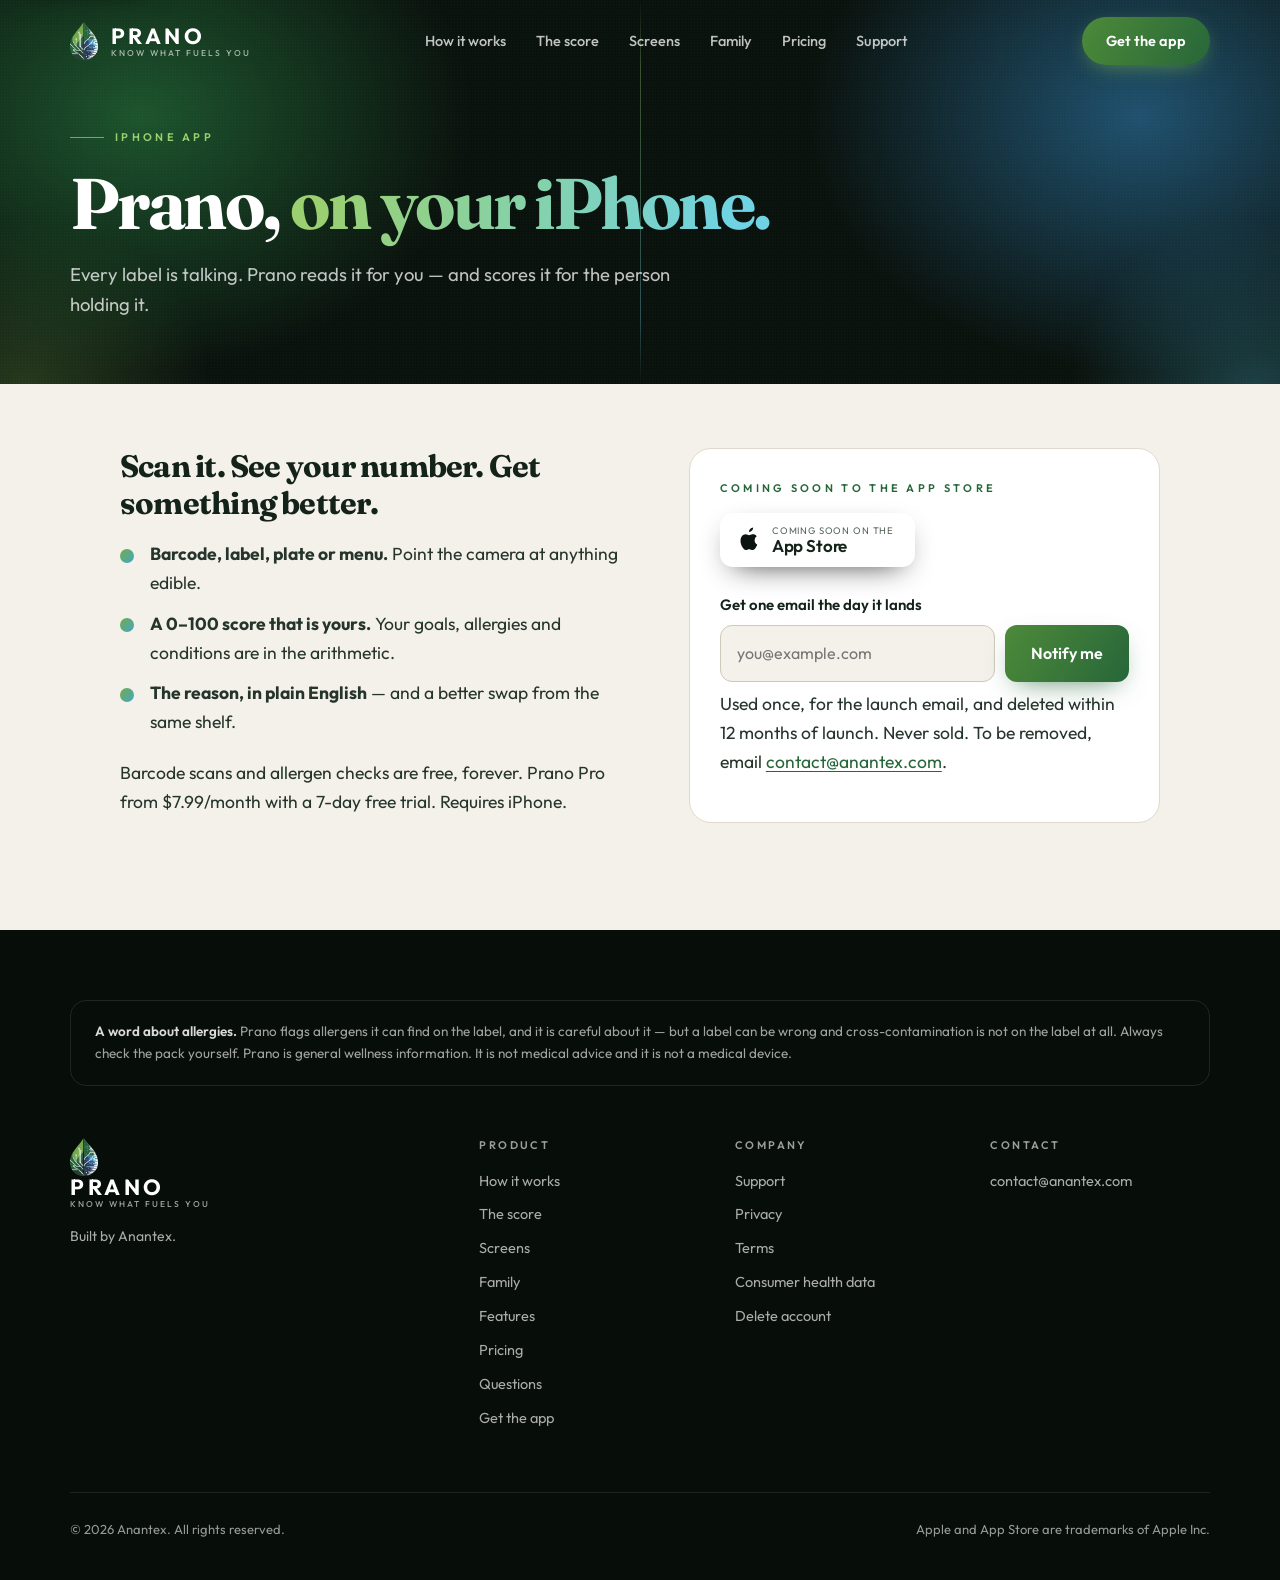
<file: app/index.html>
<!doctype html>
<html lang="en">
<head>
<meta charset="utf-8">
<meta name="viewport" content="width=device-width, initial-scale=1">
<title>Get Prano for iPhone — Prano: AI Food Scanner</title>
<meta name="description" content="Prano for iPhone: scan a barcode, label, plate or menu and get a 0–100 score built around your goals, allergies and conditions.">
<link rel="canonical" href="https://pranoapp.com/app/">
<meta name="theme-color" content="#0A120D">
<meta property="og:type" content="website">
<meta property="og:site_name" content="Prano">
<meta property="og:locale" content="en_US">
<meta property="og:url" content="https://pranoapp.com/app/">
<meta property="og:title" content="Get Prano for iPhone — Prano: AI Food Scanner">
<meta property="og:description" content="Prano for iPhone: scan a barcode, label, plate or menu and get a 0–100 score built around your goals, allergies and conditions.">
<meta property="og:image" content="https://pranoapp.com/assets/og/og-app.jpg">
<meta property="og:image:width" content="1200">
<meta property="og:image:height" content="630">
<meta property="og:image:alt" content="Get Prano on the App Store">
<meta name="twitter:card" content="summary_large_image">
<meta name="twitter:title" content="Get Prano for iPhone — Prano: AI Food Scanner">
<meta name="twitter:description" content="Prano for iPhone: scan a barcode, label, plate or menu and get a 0–100 score built around your goals, allergies and conditions.">
<meta name="twitter:image" content="https://pranoapp.com/assets/og/og-app.jpg">
<meta name="twitter:image:alt" content="Get Prano on the App Store">
<link rel="icon" href="/favicon.ico" sizes="48x48">
<link rel="icon" href="/assets/icon-32.png" type="image/png" sizes="32x32">
<link rel="apple-touch-icon" href="/assets/apple-touch-icon.png">
<link rel="manifest" href="/site.webmanifest">
<link rel="preload" href="/assets/fonts/outfit-latin.woff2" as="font" type="font/woff2" crossorigin>
<link rel="preload" href="/assets/fonts/fraunces-latin.woff2" as="font" type="font/woff2" crossorigin>
<link rel="stylesheet" href="/assets/site.css">
<style>
.appgrid{display:grid;grid-template-columns:1.05fr .95fr;gap:48px;align-items:start}
main.prose.appmain{max-width:1100px}
.prose .ticks{list-style:none;padding:0;margin:18px 0 22px}
.ticks li{position:relative;padding-left:30px;margin:12px 0}
.ticks li:before{content:'';position:absolute;left:0;top:.5em;width:14px;height:14px;border-radius:50%;background:linear-gradient(135deg,var(--leaf),var(--cyan))}
.getcard{margin:0}
.kicker{margin:0 0 16px!important;font-size:11px!important;font-weight:600;letter-spacing:.3em;text-transform:uppercase;color:var(--green)!important}
.appform{margin-top:26px}
.appform .row{display:flex;gap:10px}
.appform .row input{flex:1;min-width:0}
@media (max-width:860px){.appgrid{grid-template-columns:1fr;gap:30px}}
@media (max-width:460px){.appform .row{flex-direction:column}}
</style>
</head>
<body>
<a class="skip" href="#main">Skip to content</a>
<header class="phead">
  <div class="side"></div><div class="seam"></div><div class="grain"></div>
  <nav class="snav" aria-label="Primary"><div class="wrap">
    <a class="lock" href="/"><img src="/assets/prano-mark.webp" width="28" height="38" alt=""><span class="lk"><b>PRANO</b><small>Know What Fuels You</small></span></a>
    <div class="nlinks"><a href="/#how">How it works</a><a href="/#score">The score</a><a href="/#see">Screens</a><a href="/#family">Family</a><a href="/#pricing">Pricing</a><a href="/support/">Support</a></div>
    <a class="ncta" href="/app/">Get the app</a>
    <button class="burger" id="burger" type="button" aria-expanded="false" aria-controls="mnav" aria-label="Open menu">
      <span></span><span></span><span></span>
    </button>
  </div></nav>
  <div class="mnav" id="mnav" hidden>
    <a href="/#how">How it works<small>Scan, score, why, swap</small></a>
    <a href="/#score">The score<small>Arithmetic, not a vibe</small></a>
    <a href="/#see">Screens<small>See the real app</small></a>
    <a href="/#pricing">Pricing<small>Free, and Pro from $5/mo</small></a>
    <a href="/#faq">Questions<small>Before you download</small></a>
    <a href="/support/">Support<small>Real replies from a small team</small></a>
    <a class="mcta" href="/app/">Get the app</a>
    <div class="mfoot"><a href="/privacy/">Privacy</a> · <a href="/terms/">Terms</a> · <a href="/delete-account/">Delete account</a></div>
  </div>
  <div class="wrap phero">
    <div class="eyebrow"><i></i>iPhone app</div>
    <h1 class="dsp">Prano, <span class="gr">on your iPhone.</span></h1>
    <p class="lede">Every label is talking. Prano reads it for you — and scores it for the person holding it.</p>
  </div>
</header>
<main id="main" class="wrap prose appmain">
<div class="appgrid">
  <div>
    <h2>Scan it. See your number. Get something better.</h2>
    <ul class="ticks">
      <li><b>Barcode, label, plate or menu.</b> Point the camera at anything edible.</li>
      <li><b>A 0–100 score that is yours.</b> Your goals, allergies and conditions are in the arithmetic.</li>
      <li><b>The reason, in plain English</b> — and a better swap from the same shelf.</li>
    </ul>
    <p class="hint">Barcode scans and allergen checks are free, forever. Prano Pro from $7.99/month with a 7-day free trial. Requires iPhone.</p>
  </div>
  <div class="card getcard">
    <div id="live" hidden>
      <p class="kicker">Available now</p>
      <a class="badge" id="storeLink" href="#"><svg viewBox="0 0 24 29" fill="#0B140F" aria-hidden="true"><path d="M17.6 15.3c0-2.6 2.1-3.9 2.2-4-1.2-1.8-3.1-2-3.8-2-1.6-.2-3.1.9-3.9.9s-2.1-.9-3.4-.9c-1.8 0-3.4 1-4.3 2.6-1.8 3.2-.5 8 1.3 10.6.9 1.3 1.9 2.7 3.2 2.6 1.3-.05 1.8-.8 3.4-.8s2 .8 3.4.8 2.3-1.3 3.1-2.6c1-1.5 1.4-2.9 1.4-3-.03-.01-2.6-1-2.6-4.2zM15 5.6c.7-.85 1.2-2 1.05-3.2-1 .04-2.2.7-2.95 1.5-.65.75-1.2 1.9-1.05 3.05 1.1.1 2.25-.55 2.95-1.35z"/></svg><span class="lk"><span>Download on the</span><strong>App Store</strong></span></a>
      <p class="hint" id="redir" hidden>Opening the App Store…</p>
    </div>
    <div id="soon">
      <p class="kicker">Coming soon to the App Store</p>
      <span class="badge" aria-disabled="true"><svg viewBox="0 0 24 29" fill="#0B140F" aria-hidden="true"><path d="M17.6 15.3c0-2.6 2.1-3.9 2.2-4-1.2-1.8-3.1-2-3.8-2-1.6-.2-3.1.9-3.9.9s-2.1-.9-3.4-.9c-1.8 0-3.4 1-4.3 2.6-1.8 3.2-.5 8 1.3 10.6.9 1.3 1.9 2.7 3.2 2.6 1.3-.05 1.8-.8 3.4-.8s2 .8 3.4.8 2.3-1.3 3.1-2.6c1-1.5 1.4-2.9 1.4-3-.03-.01-2.6-1-2.6-4.2zM15 5.6c.7-.85 1.2-2 1.05-3.2-1 .04-2.2.7-2.95 1.5-.65.75-1.2 1.9-1.05 3.05 1.1.1 2.25-.55 2.95-1.35z"/></svg><span class="lk"><span>Coming soon on the</span><strong>App Store</strong></span></span>
      <form class="appform" id="aform" novalidate>
        <label for="aemail">Get one email the day it lands</label>
        <div class="row">
          <input type="email" id="aemail" name="email" placeholder="you@example.com" autocomplete="email" inputmode="email" required>
          <button class="btn" type="submit" id="abtn">Notify me</button>
        </div>
        <div class="hp" aria-hidden="true"><label for="aweb">Leave this empty</label><input type="text" id="aweb" name="website" tabindex="-1" autocomplete="off"></div>
      </form>
      <div id="amsg" class="status" role="status" aria-live="polite" hidden></div>
      <p class="hint">Used once, for the launch email, and deleted within 12 months of launch. Never sold. To be removed, email <a href="mailto:contact@anantex.com">contact@anantex.com</a>.</p>
    </div>
  </div>
</div>
</main>
<button class="totop" id="totop" type="button" aria-label="Back to top">
  <svg viewBox="0 0 24 24" aria-hidden="true"><path d="M12 19V5"/><path d="M5 12l7-7 7 7"/></svg>
</button>
<script src="/assets/site.js" defer></script>
<footer>
  <div class="wrap">
    <div class="fdisc">
      <b>A word about allergies.</b> Prano flags allergens it can find on the label, and it is careful about it —
      but a label can be wrong and cross-contamination is not on the label at all. Always check the pack yourself.
      Prano is general wellness information. It is not medical advice and it is not a medical device.
    </div>
    <div class="fgrd">
      <div>
        <a class="lock" href="/" style="margin-bottom:16px"><img src="/assets/prano-mark.webp" width="28" height="38" alt="" loading="lazy"><span class="lk"><b>PRANO</b><small>Know What Fuels You</small></span></a>
        <p style="margin:0;max-width:320px;font-size:14px;line-height:1.6">Built by Anantex.</p>
      </div>
      <div><h2 class="fh">Product</h2><a href="/#how">How it works</a><a href="/#score">The score</a><a href="/#see">Screens</a><a href="/#family">Family</a><a href="/#features">Features</a><a href="/#pricing">Pricing</a><a href="/#faq">Questions</a><a href="/app/">Get the app</a></div>
      <div><h2 class="fh">Company</h2><a href="/support/">Support</a><a href="/privacy/">Privacy</a><a href="/terms/">Terms</a><a href="/consumer-health-data-privacy/">Consumer health data</a><a href="/delete-account/">Delete account</a></div>
      <div><h2 class="fh">Contact</h2><a href="mailto:contact@anantex.com">contact@anantex.com</a></div>
    </div>
    <div class="fbot">
      <span>© 2026 Anantex. All rights reserved.</span>
      <span>Apple and App Store are trademarks of Apple Inc.</span>
    </div>
  </div>
</footer>
<script>
(function () {
  // ---- Launch switch: paste the live App Store URL here and redeploy. Nothing else changes. ----
  var APP_STORE_URL = '';   // e.g. 'https://apps.apple.com/app/id6810467462'
  var q = new URLSearchParams(location.search);
  var ios = /iPhone|iPod/.test(navigator.userAgent) || (navigator.platform === 'MacIntel' && navigator.maxTouchPoints > 1);
  if (APP_STORE_URL) {
    document.getElementById('soon').hidden = true;
    document.getElementById('live').hidden = false;
    document.getElementById('storeLink').href = APP_STORE_URL;
    if (ios && !q.has('stay')) { document.getElementById('redir').hidden = false; location.replace(APP_STORE_URL); }
    return;
  }
  var FORM = 'https://docs.google.com/forms/d/e/1FAIpQLSejDf6OSfdDnZZJigPljek8-36MDzwCKg0OJ6Tt2FokqnuKIg/formResponse';
  var f = document.getElementById('aform'), inp = document.getElementById('aemail'), btn = document.getElementById('abtn'), m = document.getElementById('amsg');
  function say(kind, t) { m.className = 'status ' + kind; m.textContent = t; m.hidden = false; }
  f.addEventListener('submit', function (ev) {
    ev.preventDefault();
    var v = inp.value.trim();
    if (!/^[^@\s]+@[^@\s]+\.[^@\s]{2,}$/.test(v)) { say('err', 'That does not look like an email address.'); inp.focus(); return; }
    if (document.getElementById('aweb').value) { say('ok', 'Thanks — you are on the list.'); return; }
    btn.disabled = true; btn.textContent = 'Adding…';
    var body = new URLSearchParams(); body.append('entry.1635514352', v); body.append('entry.644941768', 'app-page' + (q.get('utm_source') ? ':' + q.get('utm_source').slice(0, 40) : ''));
    fetch(FORM, { method: 'POST', mode: 'no-cors', body: body })
      .then(function () { say('ok', 'Thanks — we will email ' + v + ' the day Prano lands.'); inp.value = ''; btn.textContent = 'On the list'; })
      .catch(function () { btn.disabled = false; btn.textContent = 'Notify me'; say('err', 'That did not go through. Email contact@anantex.com and we will add you.'); });
  });
})();
</script>
<!-- Cloudflare Web Analytics: cookieless, no personal data -->
<script defer src="https://static.cloudflareinsights.com/beacon.min.js" data-cf-beacon='{"token":"406439c522e84e0785af51428df197a8"}'></script>
</body>
</html>
</file>
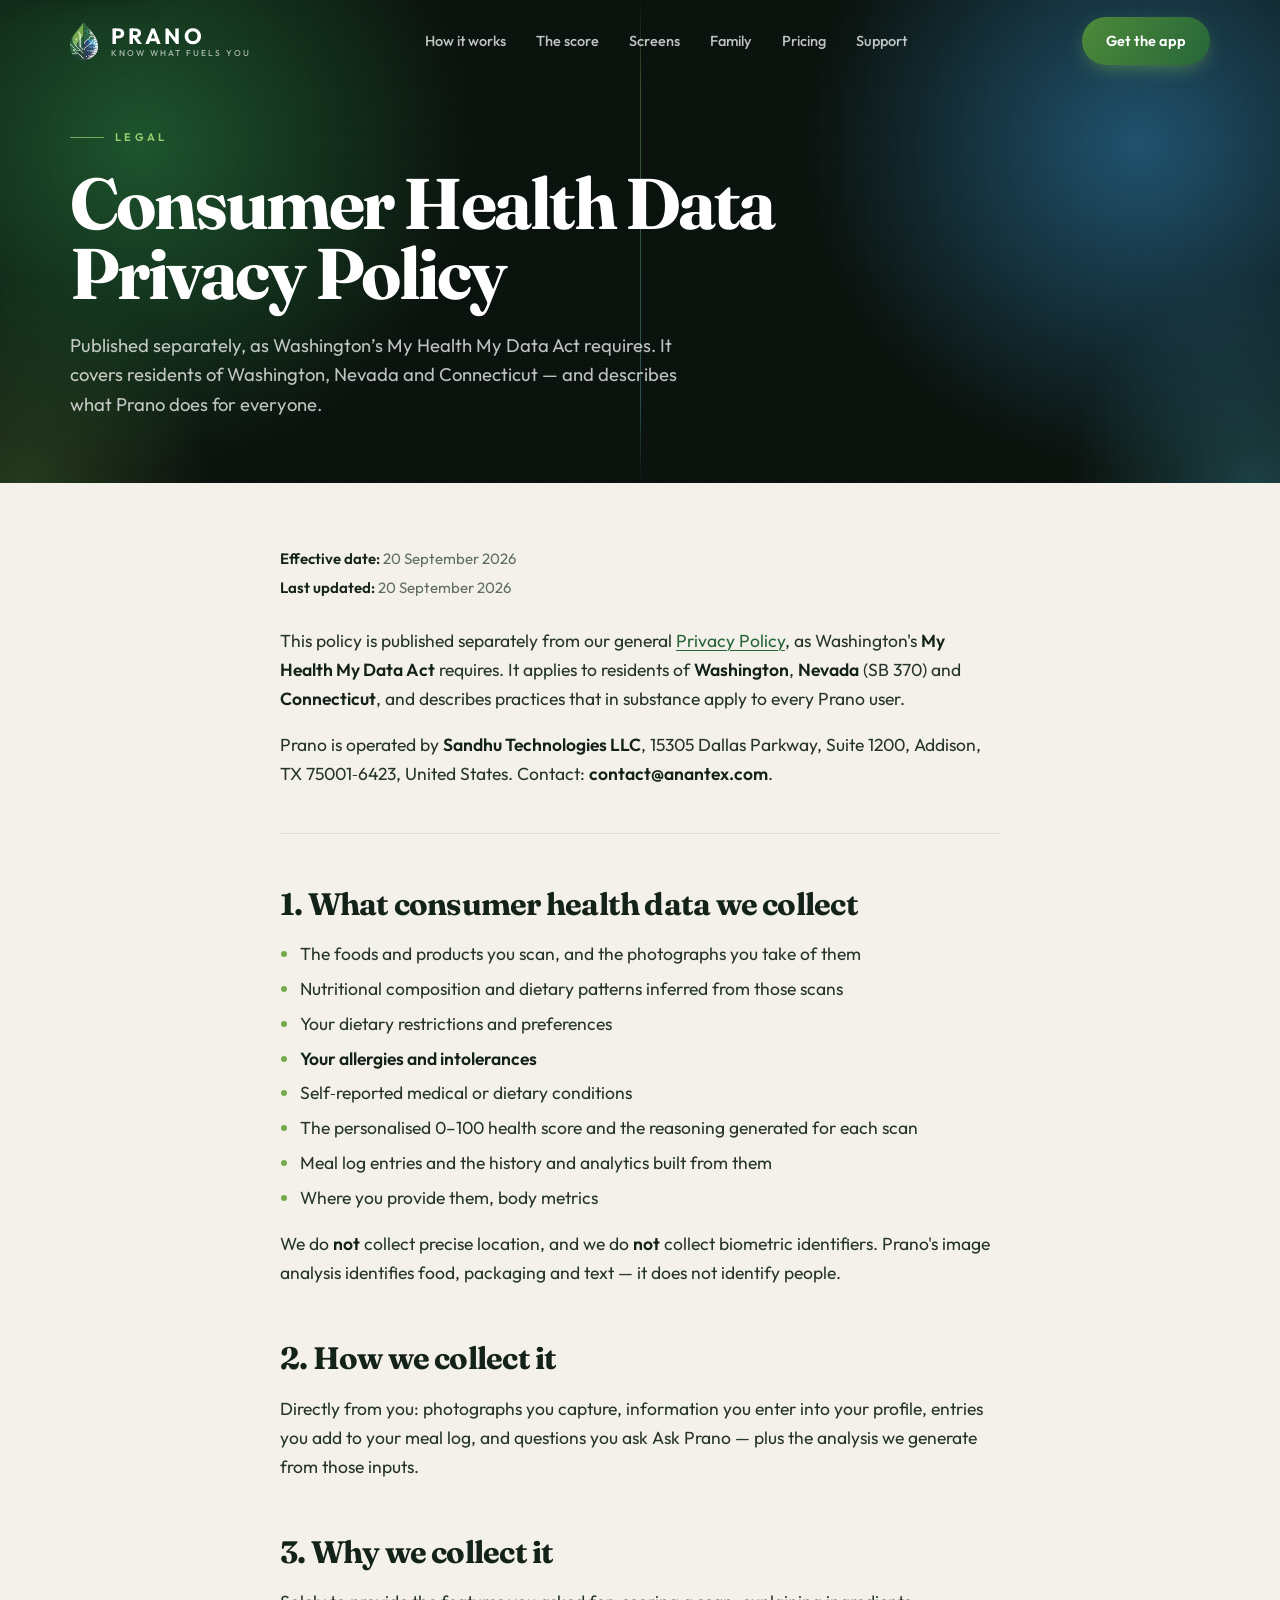
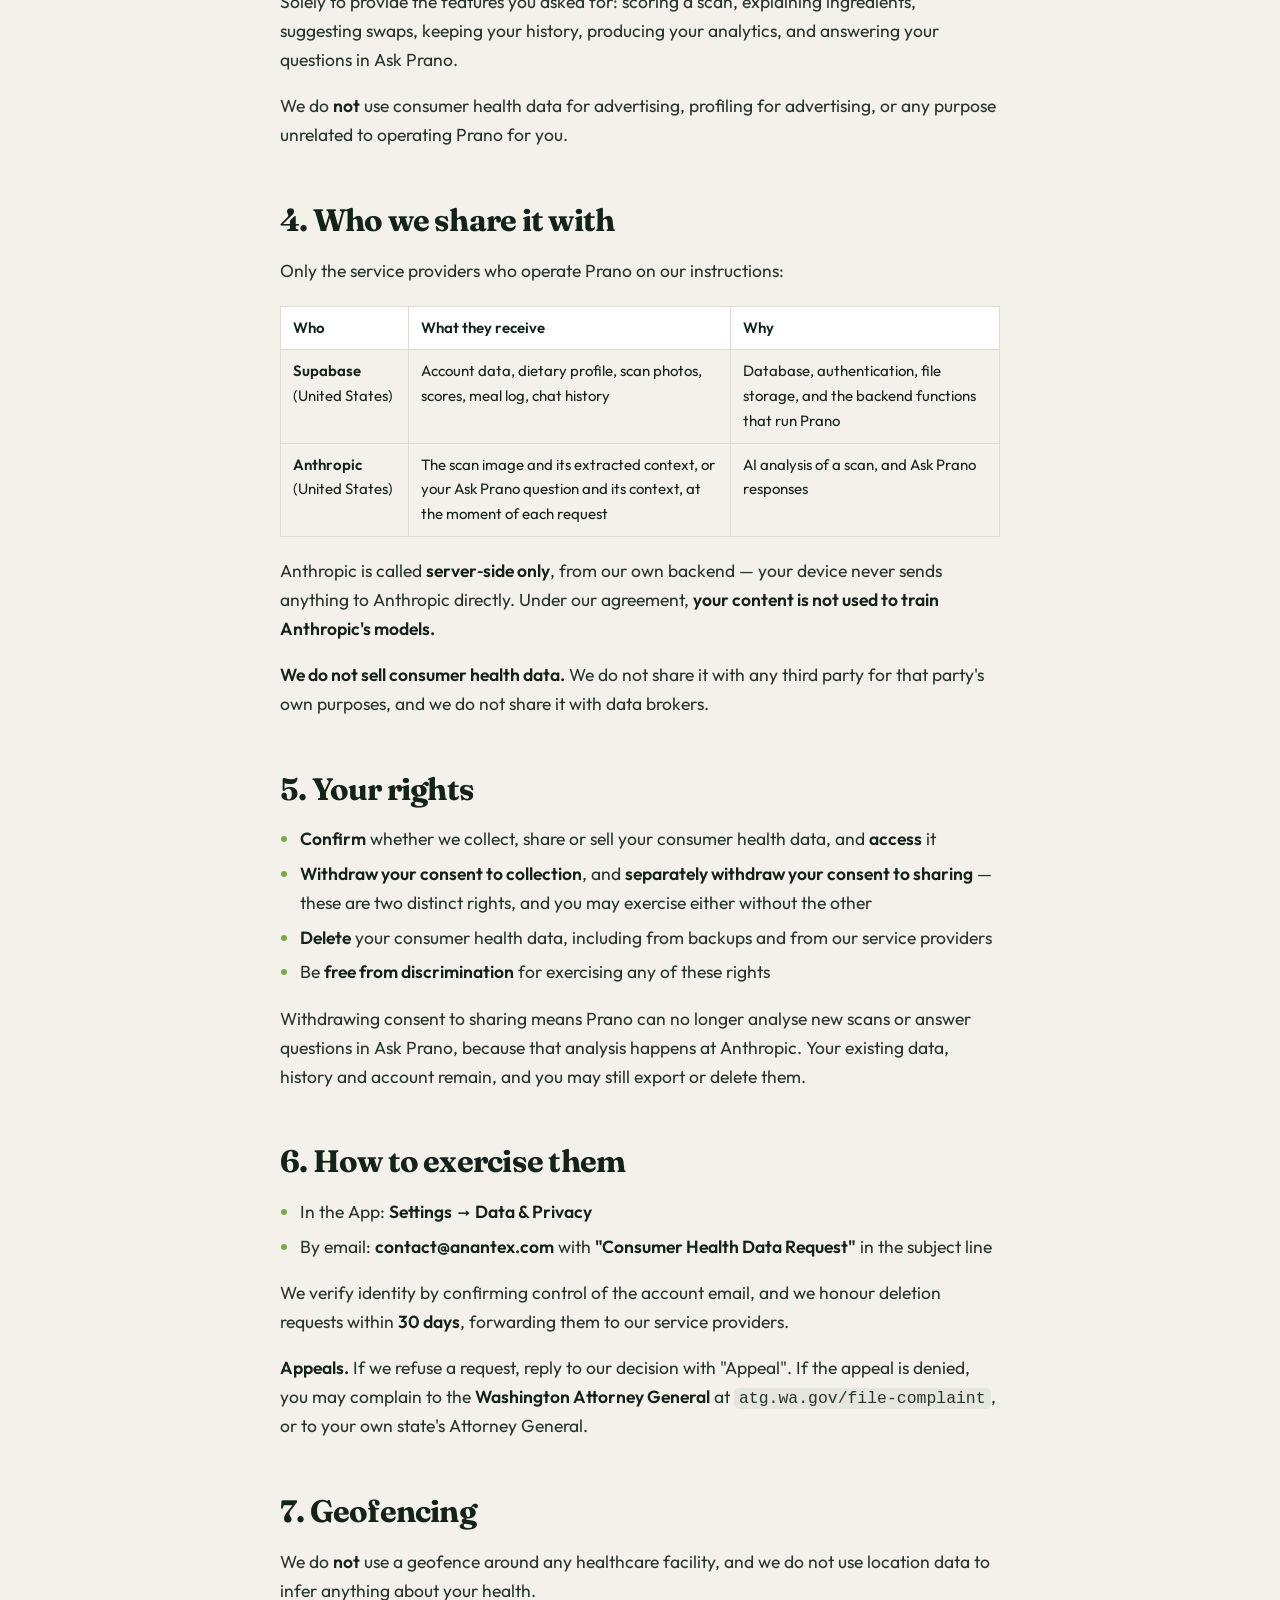
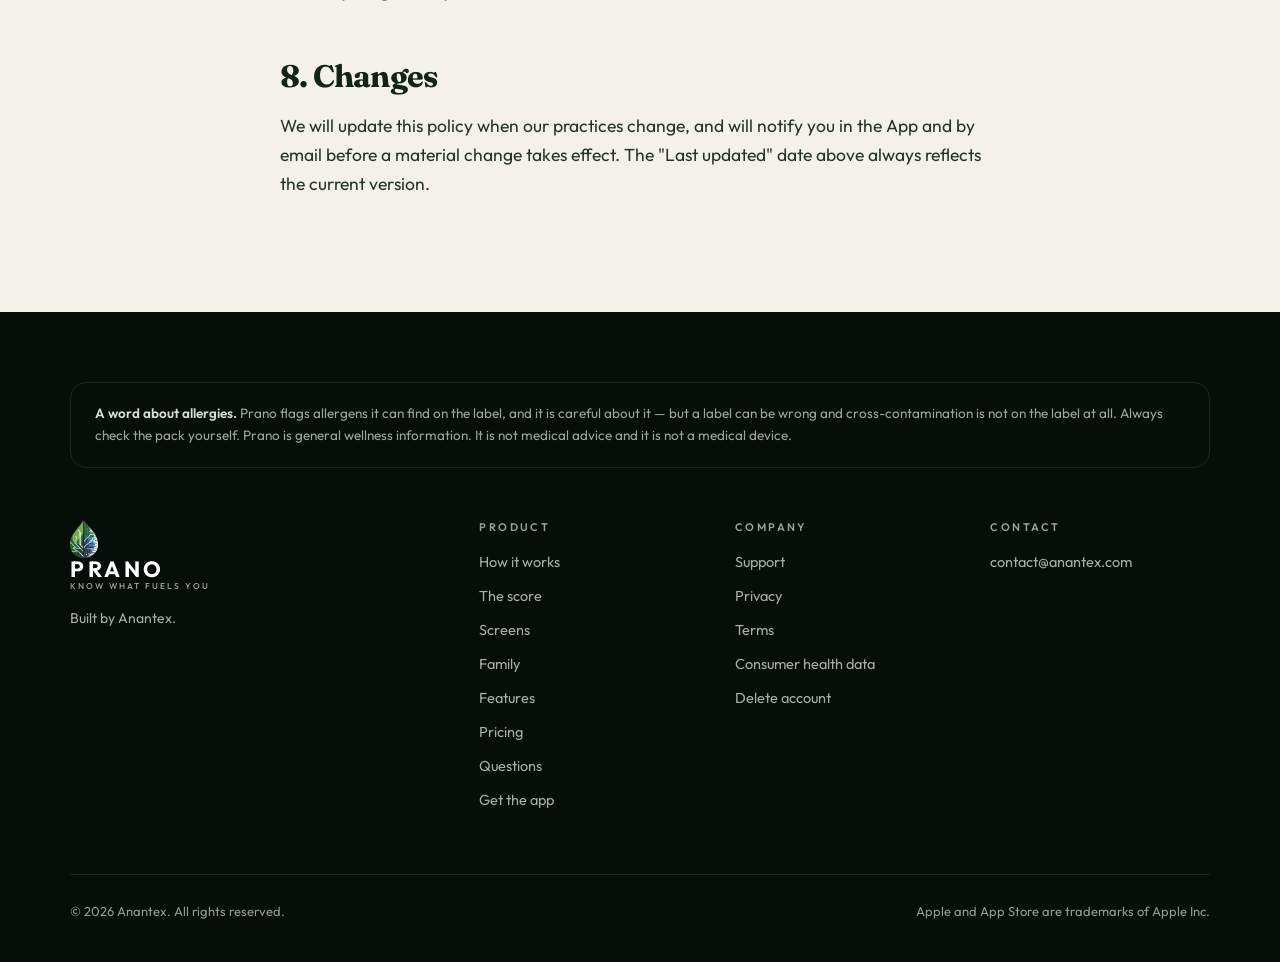
<file: consumer-health-data-privacy/index.html>
<!doctype html>
<html lang="en">
<head>
<meta charset="utf-8">
<meta name="viewport" content="width=device-width, initial-scale=1">
<title>Consumer Health Data Privacy Policy — Prano</title>
<meta name="description" content="Prano’s consumer health data policy for residents of Washington, Nevada and Connecticut, published separately as the My Health My Data Act requires.">
<link rel="canonical" href="https://pranoapp.com/consumer-health-data-privacy/">
<meta name="theme-color" content="#0A120D">
<meta property="og:type" content="website">
<meta property="og:site_name" content="Prano">
<meta property="og:locale" content="en_US">
<meta property="og:url" content="https://pranoapp.com/consumer-health-data-privacy/">
<meta property="og:title" content="Consumer Health Data Privacy Policy — Prano">
<meta property="og:description" content="Prano’s consumer health data policy for residents of Washington, Nevada and Connecticut, published separately as the My Health My Data Act requires.">
<meta property="og:image" content="https://pranoapp.com/assets/og/og-privacy.jpg">
<meta property="og:image:width" content="1200">
<meta property="og:image:height" content="630">
<meta property="og:image:alt" content="Prano Consumer Health Data Privacy Policy">
<meta name="twitter:card" content="summary_large_image">
<meta name="twitter:title" content="Consumer Health Data Privacy Policy — Prano">
<meta name="twitter:description" content="Prano’s consumer health data policy for residents of Washington, Nevada and Connecticut, published separately as the My Health My Data Act requires.">
<meta name="twitter:image" content="https://pranoapp.com/assets/og/og-privacy.jpg">
<meta name="twitter:image:alt" content="Prano Consumer Health Data Privacy Policy">
<link rel="icon" href="/favicon.ico" sizes="48x48">
<link rel="icon" href="/assets/icon-32.png" type="image/png" sizes="32x32">
<link rel="apple-touch-icon" href="/assets/apple-touch-icon.png">
<link rel="manifest" href="/site.webmanifest">
<link rel="preload" href="/assets/fonts/outfit-latin.woff2" as="font" type="font/woff2" crossorigin>
<link rel="preload" href="/assets/fonts/fraunces-latin.woff2" as="font" type="font/woff2" crossorigin>
<link rel="stylesheet" href="/assets/site.css">
<style>.prose .meta{font-size:15px;color:#5E6D63;margin:0 0 4px}.prose .meta+.meta{margin-bottom:26px}</style>
</head>
<body>
<a class="skip" href="#main">Skip to content</a>
<header class="phead">
  <div class="side"></div><div class="seam"></div><div class="grain"></div>
  <nav class="snav" aria-label="Primary"><div class="wrap">
    <a class="lock" href="/"><img src="/assets/prano-mark.webp" width="28" height="38" alt=""><span class="lk"><b>PRANO</b><small>Know What Fuels You</small></span></a>
    <div class="nlinks"><a href="/#how">How it works</a><a href="/#score">The score</a><a href="/#see">Screens</a><a href="/#family">Family</a><a href="/#pricing">Pricing</a><a href="/support/">Support</a></div>
    <a class="ncta" href="/app/">Get the app</a>
    <button class="burger" id="burger" type="button" aria-expanded="false" aria-controls="mnav" aria-label="Open menu">
      <span></span><span></span><span></span>
    </button>
  </div></nav>
  <div class="mnav" id="mnav" hidden>
    <a href="/#how">How it works<small>Scan, score, why, swap</small></a>
    <a href="/#score">The score<small>Arithmetic, not a vibe</small></a>
    <a href="/#see">Screens<small>See the real app</small></a>
    <a href="/#pricing">Pricing<small>Free, and Pro from $5/mo</small></a>
    <a href="/#faq">Questions<small>Before you download</small></a>
    <a href="/support/">Support<small>Real replies from a small team</small></a>
    <a class="mcta" href="/app/">Get the app</a>
    <div class="mfoot"><a href="/privacy/">Privacy</a> · <a href="/terms/">Terms</a> · <a href="/delete-account/">Delete account</a></div>
  </div>
  <div class="wrap phero">
    <div class="eyebrow"><i></i>Legal</div>
    <h1 class="dsp">Consumer Health Data Privacy Policy</h1>
    <p class="lede">Published separately, as Washington’s My Health My Data Act requires. It covers residents of Washington, Nevada and Connecticut — and describes what Prano does for everyone.</p>
  </div>
</header>
<main id="main" class="wrap prose">
<p class="meta"><strong>Effective date:</strong> 20 September 2026</p>
<p class="meta"><strong>Last updated:</strong> 20 September 2026</p>
<p>This policy is published separately from our general <a href="https://pranoapp.com/privacy">Privacy Policy</a>, as Washington's <strong>My Health My Data Act</strong> requires. It applies to residents of <strong>Washington</strong>, <strong>Nevada</strong> (SB 370) and <strong>Connecticut</strong>, and describes practices that in substance apply to every Prano user.</p>
<p>Prano is operated by <strong>Sandhu Technologies LLC</strong>, 15305 Dallas Parkway, Suite 1200, Addison, TX 75001‑6423, United States. Contact: <strong>contact@anantex.com</strong>.</p>
<hr />
<h2>1. What consumer health data we collect</h2>
<ul>
<li>The foods and products you scan, and the photographs you take of them</li>
<li>Nutritional composition and dietary patterns inferred from those scans</li>
<li>Your dietary restrictions and preferences</li>
<li><strong>Your allergies and intolerances</strong></li>
<li>Self‑reported medical or dietary conditions</li>
<li>The personalised 0–100 health score and the reasoning generated for each scan</li>
<li>Meal log entries and the history and analytics built from them</li>
<li>Where you provide them, body metrics</li>
</ul>
<p>We do <strong>not</strong> collect precise location, and we do <strong>not</strong> collect biometric identifiers. Prano's image analysis identifies food, packaging and text — it does not identify people.</p>
<h2>2. How we collect it</h2>
<p>Directly from you: photographs you capture, information you enter into your profile, entries you add to your meal log, and questions you ask Ask Prano — plus the analysis we generate from those inputs.</p>
<h2>3. Why we collect it</h2>
<p>Solely to provide the features you asked for: scoring a scan, explaining ingredients, suggesting swaps, keeping your history, producing your analytics, and answering your questions in Ask Prano.</p>
<p>We do <strong>not</strong> use consumer health data for advertising, profiling for advertising, or any purpose unrelated to operating Prano for you.</p>
<h2>4. Who we share it with</h2>
<p>Only the service providers who operate Prano on our instructions:</p>
<table>
<thead>
<tr>
<th>Who</th>
<th>What they receive</th>
<th>Why</th>
</tr>
</thead>
<tbody>
<tr>
<td><strong>Supabase</strong> (United States)</td>
<td>Account data, dietary profile, scan photos, scores, meal log, chat history</td>
<td>Database, authentication, file storage, and the backend functions that run Prano</td>
</tr>
<tr>
<td><strong>Anthropic</strong> (United States)</td>
<td>The scan image and its extracted context, or your Ask Prano question and its context, at the moment of each request</td>
<td>AI analysis of a scan, and Ask Prano responses</td>
</tr>
</tbody>
</table>
<p>Anthropic is called <strong>server‑side only</strong>, from our own backend — your device never sends anything to Anthropic directly. Under our agreement, <strong>your content is not used to train Anthropic's models.</strong></p>
<p><strong>We do not sell consumer health data.</strong> We do not share it with any third party for that party's own purposes, and we do not share it with data brokers.</p>
<h2>5. Your rights</h2>
<ul>
<li><strong>Confirm</strong> whether we collect, share or sell your consumer health data, and <strong>access</strong> it</li>
<li><strong>Withdraw your consent to collection</strong>, and <strong>separately withdraw your consent to sharing</strong> — these are two distinct rights, and you may exercise either without the other</li>
<li><strong>Delete</strong> your consumer health data, including from backups and from our service providers</li>
<li>Be <strong>free from discrimination</strong> for exercising any of these rights</li>
</ul>
<p>Withdrawing consent to sharing means Prano can no longer analyse new scans or answer questions in Ask Prano, because that analysis happens at Anthropic. Your existing data, history and account remain, and you may still export or delete them.</p>
<h2>6. How to exercise them</h2>
<ul>
<li>In the App: <strong>Settings → Data &amp; Privacy</strong></li>
<li>By email: <strong>contact@anantex.com</strong> with <strong>"Consumer Health Data Request"</strong> in the subject line</li>
</ul>
<p>We verify identity by confirming control of the account email, and we honour deletion requests within <strong>30 days</strong>, forwarding them to our service providers.</p>
<p><strong>Appeals.</strong> If we refuse a request, reply to our decision with "Appeal". If the appeal is denied, you may complain to the <strong>Washington Attorney General</strong> at <code>atg.wa.gov/file-complaint</code>, or to your own state's Attorney General.</p>
<h2>7. Geofencing</h2>
<p>We do <strong>not</strong> use a geofence around any healthcare facility, and we do not use location data to infer anything about your health.</p>
<h2>8. Changes</h2>
<p>We will update this policy when our practices change, and will notify you in the App and by email before a material change takes effect. The "Last updated" date above always reflects the current version.</p>
</main>
<button class="totop" id="totop" type="button" aria-label="Back to top">
  <svg viewBox="0 0 24 24" aria-hidden="true"><path d="M12 19V5"/><path d="M5 12l7-7 7 7"/></svg>
</button>
<script src="/assets/site.js" defer></script>
<footer>
  <div class="wrap">
    <div class="fdisc">
      <b>A word about allergies.</b> Prano flags allergens it can find on the label, and it is careful about it —
      but a label can be wrong and cross-contamination is not on the label at all. Always check the pack yourself.
      Prano is general wellness information. It is not medical advice and it is not a medical device.
    </div>
    <div class="fgrd">
      <div>
        <a class="lock" href="/" style="margin-bottom:16px"><img src="/assets/prano-mark.webp" width="28" height="38" alt="" loading="lazy"><span class="lk"><b>PRANO</b><small>Know What Fuels You</small></span></a>
        <p style="margin:0;max-width:320px;font-size:14px;line-height:1.6">Built by Anantex.</p>
      </div>
      <div><h2 class="fh">Product</h2><a href="/#how">How it works</a><a href="/#score">The score</a><a href="/#see">Screens</a><a href="/#family">Family</a><a href="/#features">Features</a><a href="/#pricing">Pricing</a><a href="/#faq">Questions</a><a href="/app/">Get the app</a></div>
      <div><h2 class="fh">Company</h2><a href="/support/">Support</a><a href="/privacy/">Privacy</a><a href="/terms/">Terms</a><a href="/consumer-health-data-privacy/">Consumer health data</a><a href="/delete-account/">Delete account</a></div>
      <div><h2 class="fh">Contact</h2><a href="mailto:contact@anantex.com">contact@anantex.com</a></div>
    </div>
    <div class="fbot">
      <span>© 2026 Anantex. All rights reserved.</span>
      <span>Apple and App Store are trademarks of Apple Inc.</span>
    </div>
  </div>
</footer>
<!-- Cloudflare Web Analytics: cookieless, no personal data -->
<script defer src="https://static.cloudflareinsights.com/beacon.min.js" data-cf-beacon='{"token":"406439c522e84e0785af51428df197a8"}'></script>
</body>
</html>
</file>
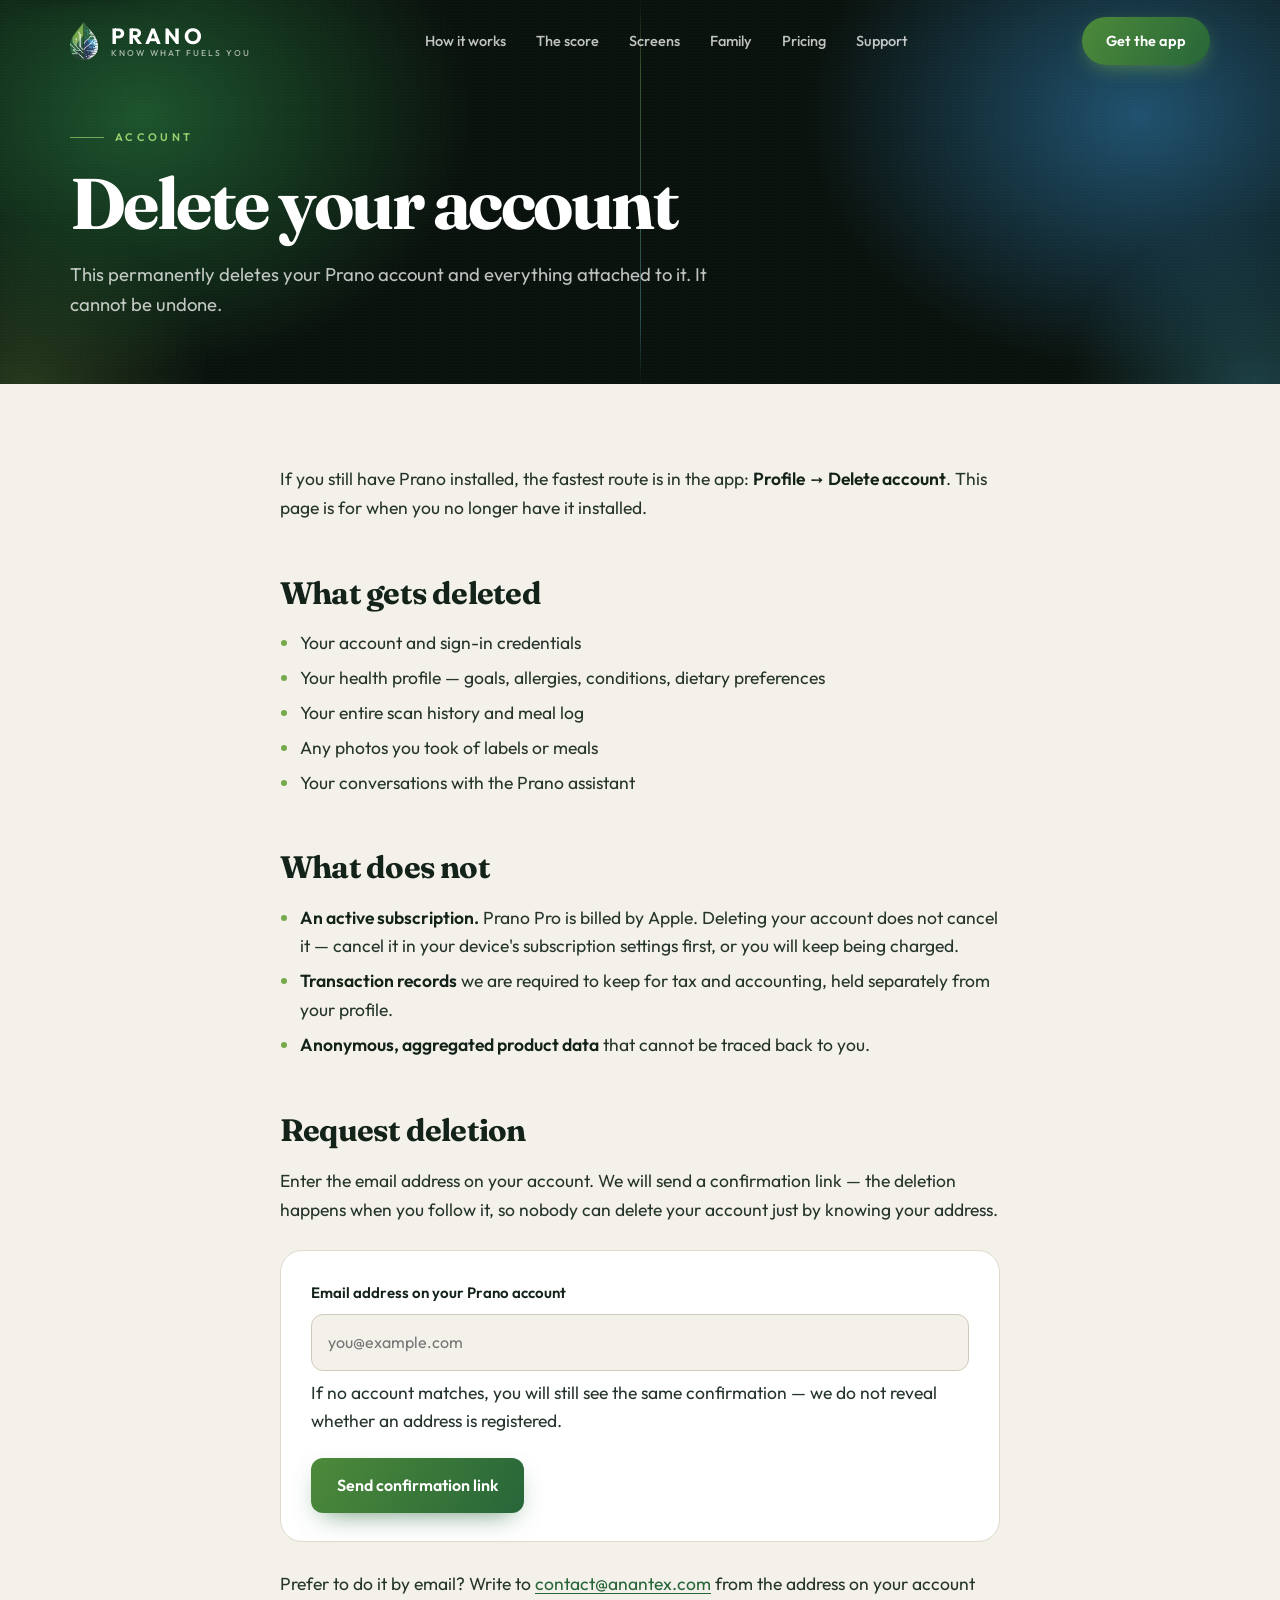
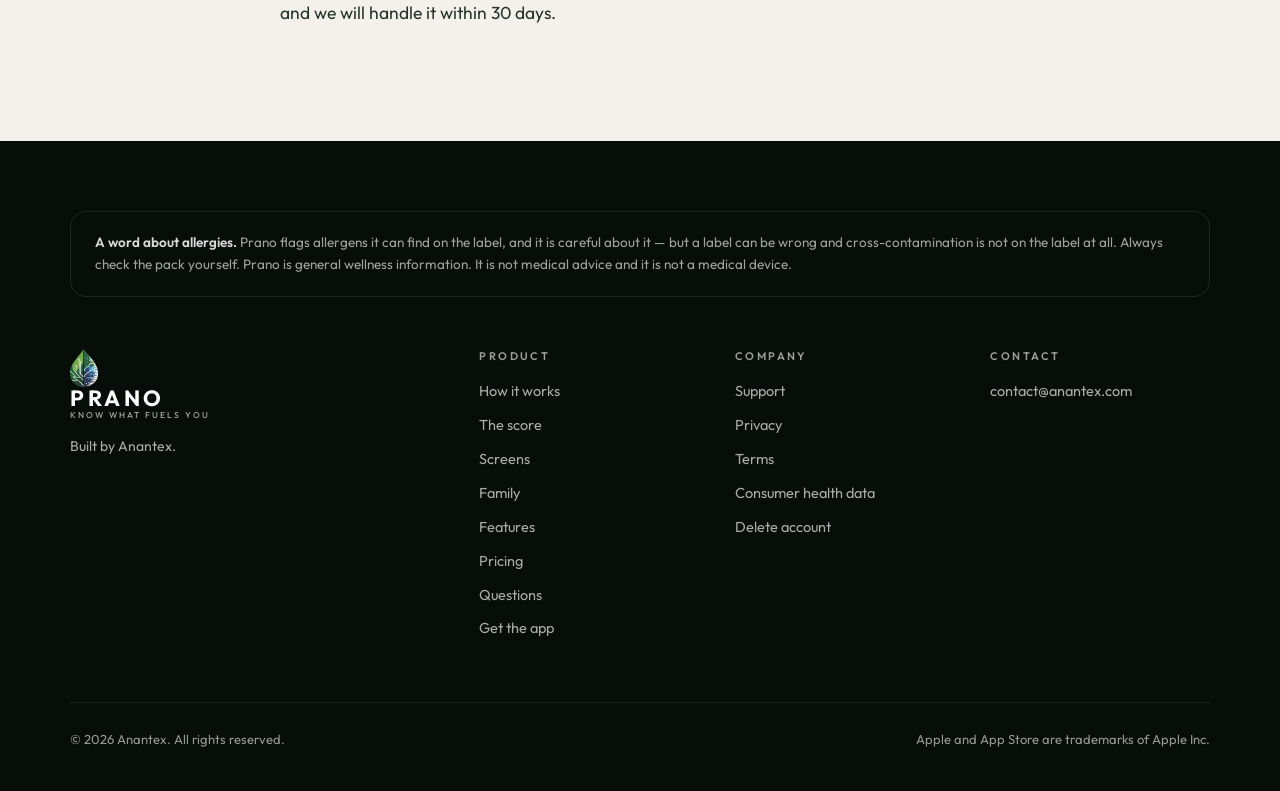
<file: delete-account/index.html>
<!doctype html>
<html lang="en">
<head>
<meta charset="utf-8">
<meta name="viewport" content="width=device-width, initial-scale=1">
<title>Delete your account — Prano</title>
<meta name="description" content="Permanently delete your Prano account and all of the data attached to it.">
<link rel="canonical" href="https://pranoapp.com/delete-account/">
<meta name="theme-color" content="#0A120D">
<meta property="og:type" content="website">
<meta property="og:site_name" content="Prano">
<meta property="og:locale" content="en_US">
<meta property="og:url" content="https://pranoapp.com/delete-account/">
<meta property="og:title" content="Delete your account — Prano">
<meta property="og:description" content="Permanently delete your Prano account and all of the data attached to it.">
<meta property="og:image" content="https://pranoapp.com/assets/og/og-delete.jpg">
<meta property="og:image:width" content="1200">
<meta property="og:image:height" content="630">
<meta property="og:image:alt" content="Delete your Prano account">
<meta name="twitter:card" content="summary_large_image">
<meta name="twitter:title" content="Delete your account — Prano">
<meta name="twitter:description" content="Permanently delete your Prano account and all of the data attached to it.">
<meta name="twitter:image" content="https://pranoapp.com/assets/og/og-delete.jpg">
<meta name="twitter:image:alt" content="Delete your Prano account">
<link rel="icon" href="/favicon.ico" sizes="48x48">
<link rel="icon" href="/assets/icon-32.png" type="image/png" sizes="32x32">
<link rel="apple-touch-icon" href="/assets/apple-touch-icon.png">
<link rel="manifest" href="/site.webmanifest">
<link rel="preload" href="/assets/fonts/outfit-latin.woff2" as="font" type="font/woff2" crossorigin>
<link rel="preload" href="/assets/fonts/fraunces-latin.woff2" as="font" type="font/woff2" crossorigin>
<link rel="stylesheet" href="/assets/site.css">
<style>
.card.confirm{border:1.5px solid #E1ADA3;background:#fff;margin-top:0}
.card.confirm h2{margin-top:0}
#confirm-h:focus{outline:none}
.btn.danger{background:linear-gradient(120deg,#B0402E,#8E2F20);box-shadow:0 10px 28px -12px rgba(176,64,46,.8)}
</style>
</head>
<body>
<a class="skip" href="#main">Skip to content</a>
<header class="phead">
  <div class="side"></div><div class="seam"></div><div class="grain"></div>
  <nav class="snav" aria-label="Primary"><div class="wrap">
    <a class="lock" href="/"><img src="/assets/prano-mark.webp" width="28" height="38" alt=""><span class="lk"><b>PRANO</b><small>Know What Fuels You</small></span></a>
    <div class="nlinks"><a href="/#how">How it works</a><a href="/#score">The score</a><a href="/#see">Screens</a><a href="/#family">Family</a><a href="/#pricing">Pricing</a><a href="/support/">Support</a></div>
    <a class="ncta" href="/app/">Get the app</a>
    <button class="burger" id="burger" type="button" aria-expanded="false" aria-controls="mnav" aria-label="Open menu">
      <span></span><span></span><span></span>
    </button>
  </div></nav>
  <div class="mnav" id="mnav" hidden>
    <a href="/#how">How it works<small>Scan, score, why, swap</small></a>
    <a href="/#score">The score<small>Arithmetic, not a vibe</small></a>
    <a href="/#see">Screens<small>See the real app</small></a>
    <a href="/#pricing">Pricing<small>Free, and Pro from $5/mo</small></a>
    <a href="/#faq">Questions<small>Before you download</small></a>
    <a href="/support/">Support<small>Real replies from a small team</small></a>
    <a class="mcta" href="/app/">Get the app</a>
    <div class="mfoot"><a href="/privacy/">Privacy</a> · <a href="/terms/">Terms</a> · <a href="/delete-account/">Delete account</a></div>
  </div>
  <div class="wrap phero">
    <div class="eyebrow"><i></i>Account</div>
    <h1 class="dsp">Delete your account</h1>
    <p class="lede">This permanently deletes your Prano account and everything attached to it. It
cannot be undone.</p>
  </div>
</header>
<main id="main" class="wrap prose">
<div class="card confirm" id="confirm" hidden>
  <h2 id="confirm-h" tabindex="-1">Confirm deletion</h2>
  <p>Pressing the button below permanently deletes your Prano account and everything listed on
  this page under <em>What gets deleted</em>. It cannot be undone.</p>
  <p><strong>Subscribed to Prano Pro?</strong> Deleting your account does not cancel it. Cancel it
  first in iPhone Settings → your name → Subscriptions, or you will keep being charged.</p>
  <p style="margin:22px 0 0"><button class="btn danger" type="button" id="confirm-btn">Delete my account</button></p>
  <div id="cstatus" class="status" role="status" aria-live="polite" hidden></div>
</div>
<p>If you still have Prano installed, the fastest route is in the app: <strong>Profile →
Delete account</strong>. This page is for when you no longer have it installed.</p>

<h2>What gets deleted</h2>
<ul>
  <li>Your account and sign-in credentials</li>
  <li>Your health profile — goals, allergies, conditions, dietary preferences</li>
  <li>Your entire scan history and meal log</li>
  <li>Any photos you took of labels or meals</li>
  <li>Your conversations with the Prano assistant</li>
</ul>

<h2>What does not</h2>
<ul>
  <li><strong>An active subscription.</strong> Prano Pro is billed by Apple. Deleting your
      account does not cancel it — cancel it in your device's subscription settings first, or
      you will keep being charged.</li>
  <li><strong>Transaction records</strong> we are required to keep for tax and accounting, held
      separately from your profile.</li>
  <li><strong>Anonymous, aggregated product data</strong> that cannot be traced back to you.</li>
</ul>

<h2>Request deletion</h2>
<p>Enter the email address on your account. We will send a confirmation link — the deletion
happens when you follow it, so nobody can delete your account just by knowing your address.</p>

<div class="card" id="request-card">
<form id="delete-form" novalidate>
  <label for="email">Email address on your Prano account</label>
  <input type="email" id="email" name="email" required autocomplete="email" inputmode="email"
         placeholder="you@example.com" aria-describedby="email-hint">
  <p class="hint" id="email-hint">If no account matches, you will still see the same confirmation — we do not
  reveal whether an address is registered.</p>
  <p style="margin:22px 0 0"><button class="btn" type="submit" id="submit">Send confirmation link</button></p>
</form>
<div id="status" class="status" role="status" aria-live="polite" hidden></div>
</div>

<p class="hint" style="margin-top:28px">Prefer to do it by email? Write to
<a href="mailto:contact@anantex.com">contact@anantex.com</a> from the address on your account
and we will handle it within 30 days.</p>
</main>
<button class="totop" id="totop" type="button" aria-label="Back to top">
  <svg viewBox="0 0 24 24" aria-hidden="true"><path d="M12 19V5"/><path d="M5 12l7-7 7 7"/></svg>
</button>
<script src="/assets/site.js" defer></script>
<footer>
  <div class="wrap">
    <div class="fdisc">
      <b>A word about allergies.</b> Prano flags allergens it can find on the label, and it is careful about it —
      but a label can be wrong and cross-contamination is not on the label at all. Always check the pack yourself.
      Prano is general wellness information. It is not medical advice and it is not a medical device.
    </div>
    <div class="fgrd">
      <div>
        <a class="lock" href="/" style="margin-bottom:16px"><img src="/assets/prano-mark.webp" width="28" height="38" alt="" loading="lazy"><span class="lk"><b>PRANO</b><small>Know What Fuels You</small></span></a>
        <p style="margin:0;max-width:320px;font-size:14px;line-height:1.6">Built by Anantex.</p>
      </div>
      <div><h2 class="fh">Product</h2><a href="/#how">How it works</a><a href="/#score">The score</a><a href="/#see">Screens</a><a href="/#family">Family</a><a href="/#features">Features</a><a href="/#pricing">Pricing</a><a href="/#faq">Questions</a><a href="/app/">Get the app</a></div>
      <div><h2 class="fh">Company</h2><a href="/support/">Support</a><a href="/privacy/">Privacy</a><a href="/terms/">Terms</a><a href="/consumer-health-data-privacy/">Consumer health data</a><a href="/delete-account/">Delete account</a></div>
      <div><h2 class="fh">Contact</h2><a href="mailto:contact@anantex.com">contact@anantex.com</a></div>
    </div>
    <div class="fbot">
      <span>© 2026 Anantex. All rights reserved.</span>
      <span>Apple and App Store are trademarks of Apple Inc.</span>
    </div>
  </div>
</footer>
<script>
(function () {
  // Supabase Edge Function published by the app session (open-items-for-J.md, "Handoff").
  var ENDPOINT = 'https://valfqzkrakixqhvgcgcq.supabase.co/functions/v1/delete-account';
  var MAIL_TO = 'contact@anantex.com';
  var MAIL = 'mailto:' + MAIL_TO + '?subject=' + encodeURIComponent('Delete my Prano account');

  var form = document.getElementById('delete-form');
  var status = document.getElementById('status');
  var button = document.getElementById('submit');
  var confirmCard = document.getElementById('confirm');
  var confirmBtn = document.getElementById('confirm-btn');
  var cstatus = document.getElementById('cstatus');

  function show(el, kind, message, withMail) {
    el.className = 'status ' + kind;
    el.textContent = message;
    if (withMail) {
      var a = document.createElement('a');
      a.href = MAIL; a.textContent = MAIL_TO;
      el.appendChild(document.createTextNode(' '));
      el.appendChild(a);
    }
    el.hidden = false;
  }
  function post(body) {
    return fetch(ENDPOINT, {
      method: 'POST',
      headers: { 'Content-Type': 'application/json' },
      body: JSON.stringify(body)
    }).then(function (r) {
      return r.json().catch(function () { return {}; }).then(function (j) { return { status: r.status, body: j }; });
    });
  }
  function msg(res, fallback) {
    return (res.body && (res.body.message || (res.body.error && res.body.error.message))) || fallback;
  }
  function clearToken() {
    if (history.replaceState) history.replaceState(null, '', location.pathname + location.search);
  }

  // Step 1: request a confirmation link
  form.addEventListener('submit', function (event) {
    event.preventDefault();
    var email = document.getElementById('email').value.trim();
    if (!email || !/^[^@\s]+@[^@\s]+\.[^@\s]{2,}$/.test(email)) {
      show(status, 'err', 'Enter the email address on your account.');
      document.getElementById('email').focus();
      return;
    }
    button.disabled = true;
    button.textContent = 'Sending…';
    post({ action: 'request', email: email })
      .then(function (res) {
        if (res.status === 202 || (res.status >= 200 && res.status < 300)) {
          form.hidden = true;
          show(status, 'ok', msg(res, "If there's a Prano account for that address, we've emailed it a link to confirm deletion."));
        } else if (res.status === 400) {
          button.disabled = false; button.textContent = 'Send confirmation link';
          show(status, 'err', msg(res, 'Enter a valid email address.'));
        } else { throw res; }
      })
      .catch(function () {
        button.disabled = false;
        button.textContent = 'Send confirmation link';
        show(status, 'err', 'Something went wrong on our side. Try again in a minute, or email us from the address on your account:', true);
      });
  });

  // Step 2: the emailed link lands here with #token=… (a fragment, so it never reaches a server log)
  var token = null, wired = false;
  function readToken() {
    var m = location.hash.match(/(?:^#|&)token=([^&]+)/);
    if (!m) return;
    token = decodeURIComponent(m[1]);
    confirmCard.hidden = false;
    confirmBtn.hidden = false; confirmBtn.disabled = false; confirmBtn.textContent = 'Delete my account';
    cstatus.hidden = true;
    document.getElementById('confirm-h').focus();
    if (wired) return;
    wired = true;
    // Only on an explicit press — mail scanners pre-fetch links, so never on page load.
    confirmBtn.addEventListener('click', function () {
      confirmBtn.disabled = true;
      confirmBtn.textContent = 'Deleting…';
      post({ action: 'confirm', token: token })
        .then(function (res) {
          if (res.status === 200) {
            confirmBtn.hidden = true;
            show(cstatus, 'ok', msg(res, 'Your Prano account and its data have been permanently deleted.'));
            clearToken();
            document.getElementById('request-card').hidden = true;
          } else if (res.status === 410) {
            confirmBtn.hidden = true;
            show(cstatus, 'err', msg(res, 'This link is invalid or has expired. Request a new one below.'));
            clearToken();
          } else { throw res; }
        })
        .catch(function () {
          confirmBtn.disabled = false;
          confirmBtn.textContent = 'Delete my account';
          show(cstatus, 'err', 'Something went wrong on our side. Please try again in a minute.');
        });
    });
  }
  readToken();
  window.addEventListener('hashchange', readToken);
})();
</script>
<!-- Cloudflare Web Analytics: cookieless, no personal data -->
<script defer src="https://static.cloudflareinsights.com/beacon.min.js" data-cf-beacon='{"token":"406439c522e84e0785af51428df197a8"}'></script>
</body>
</html>
</file>
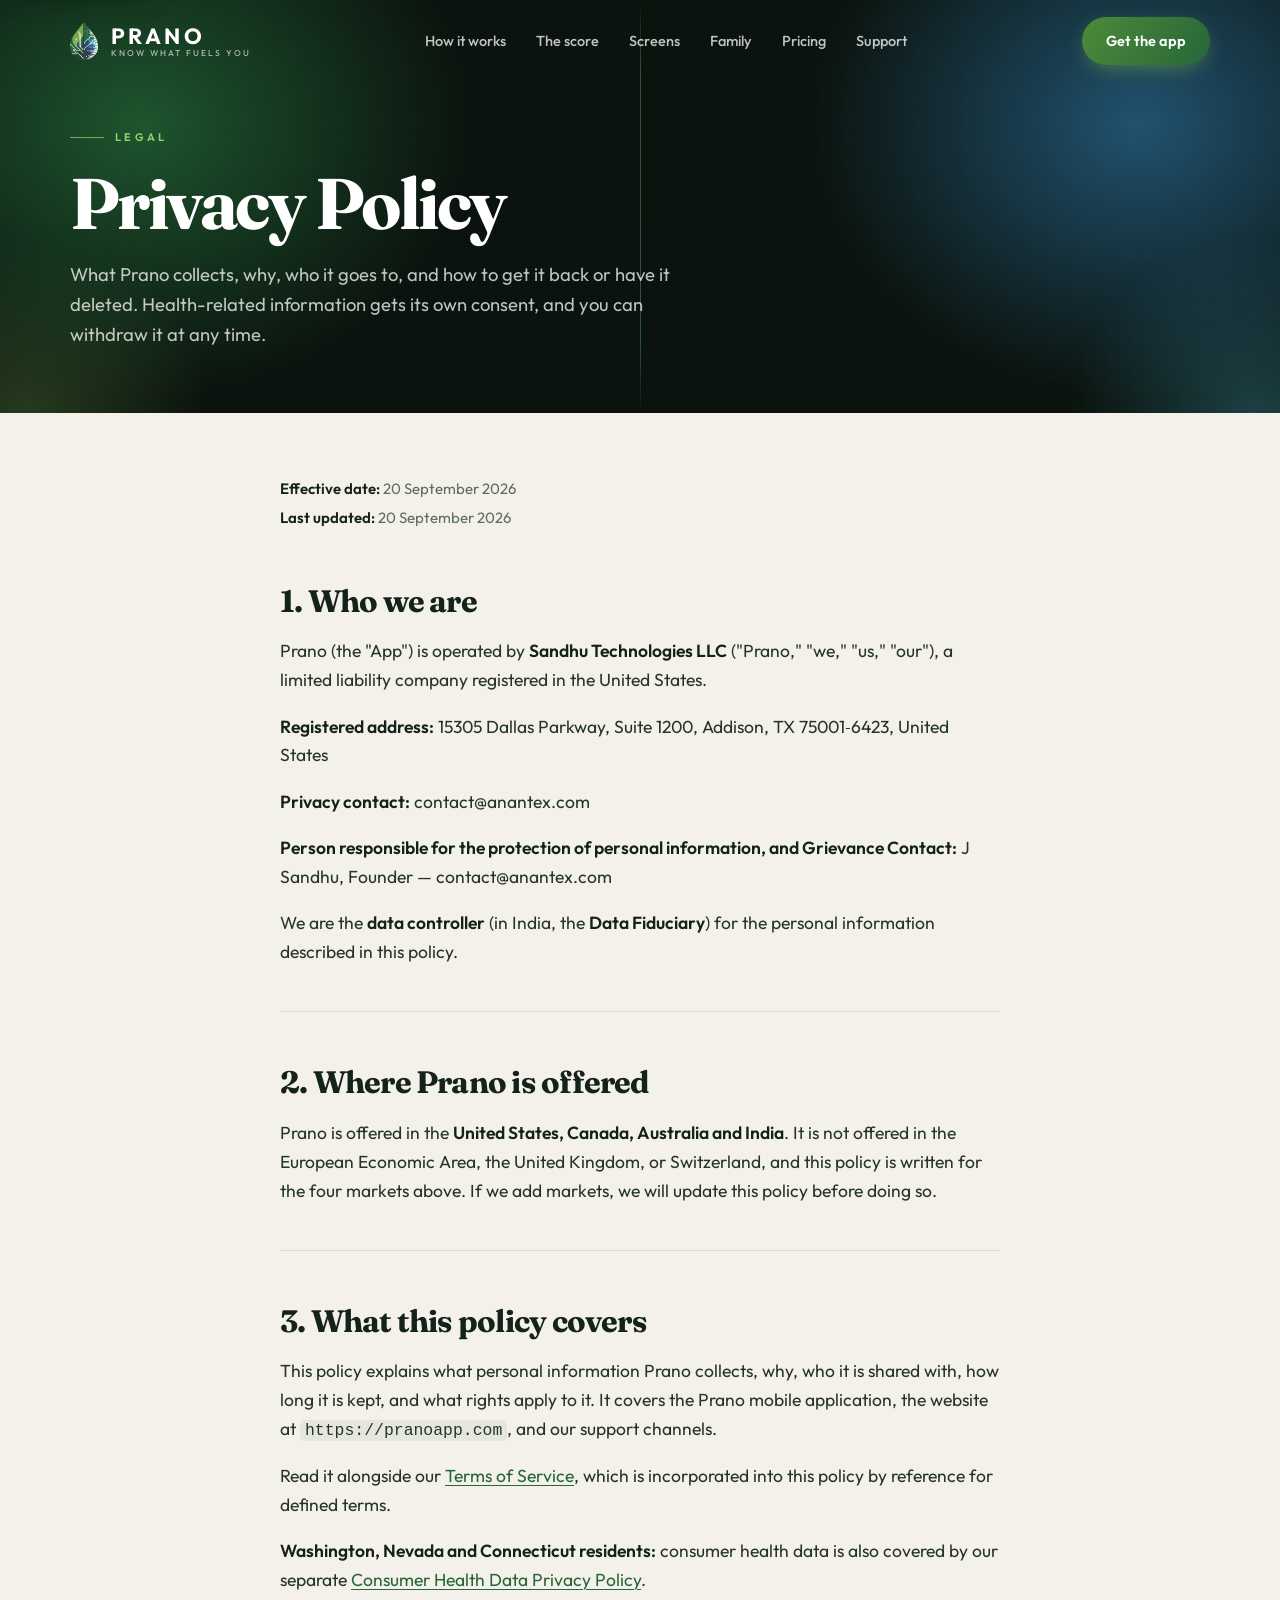
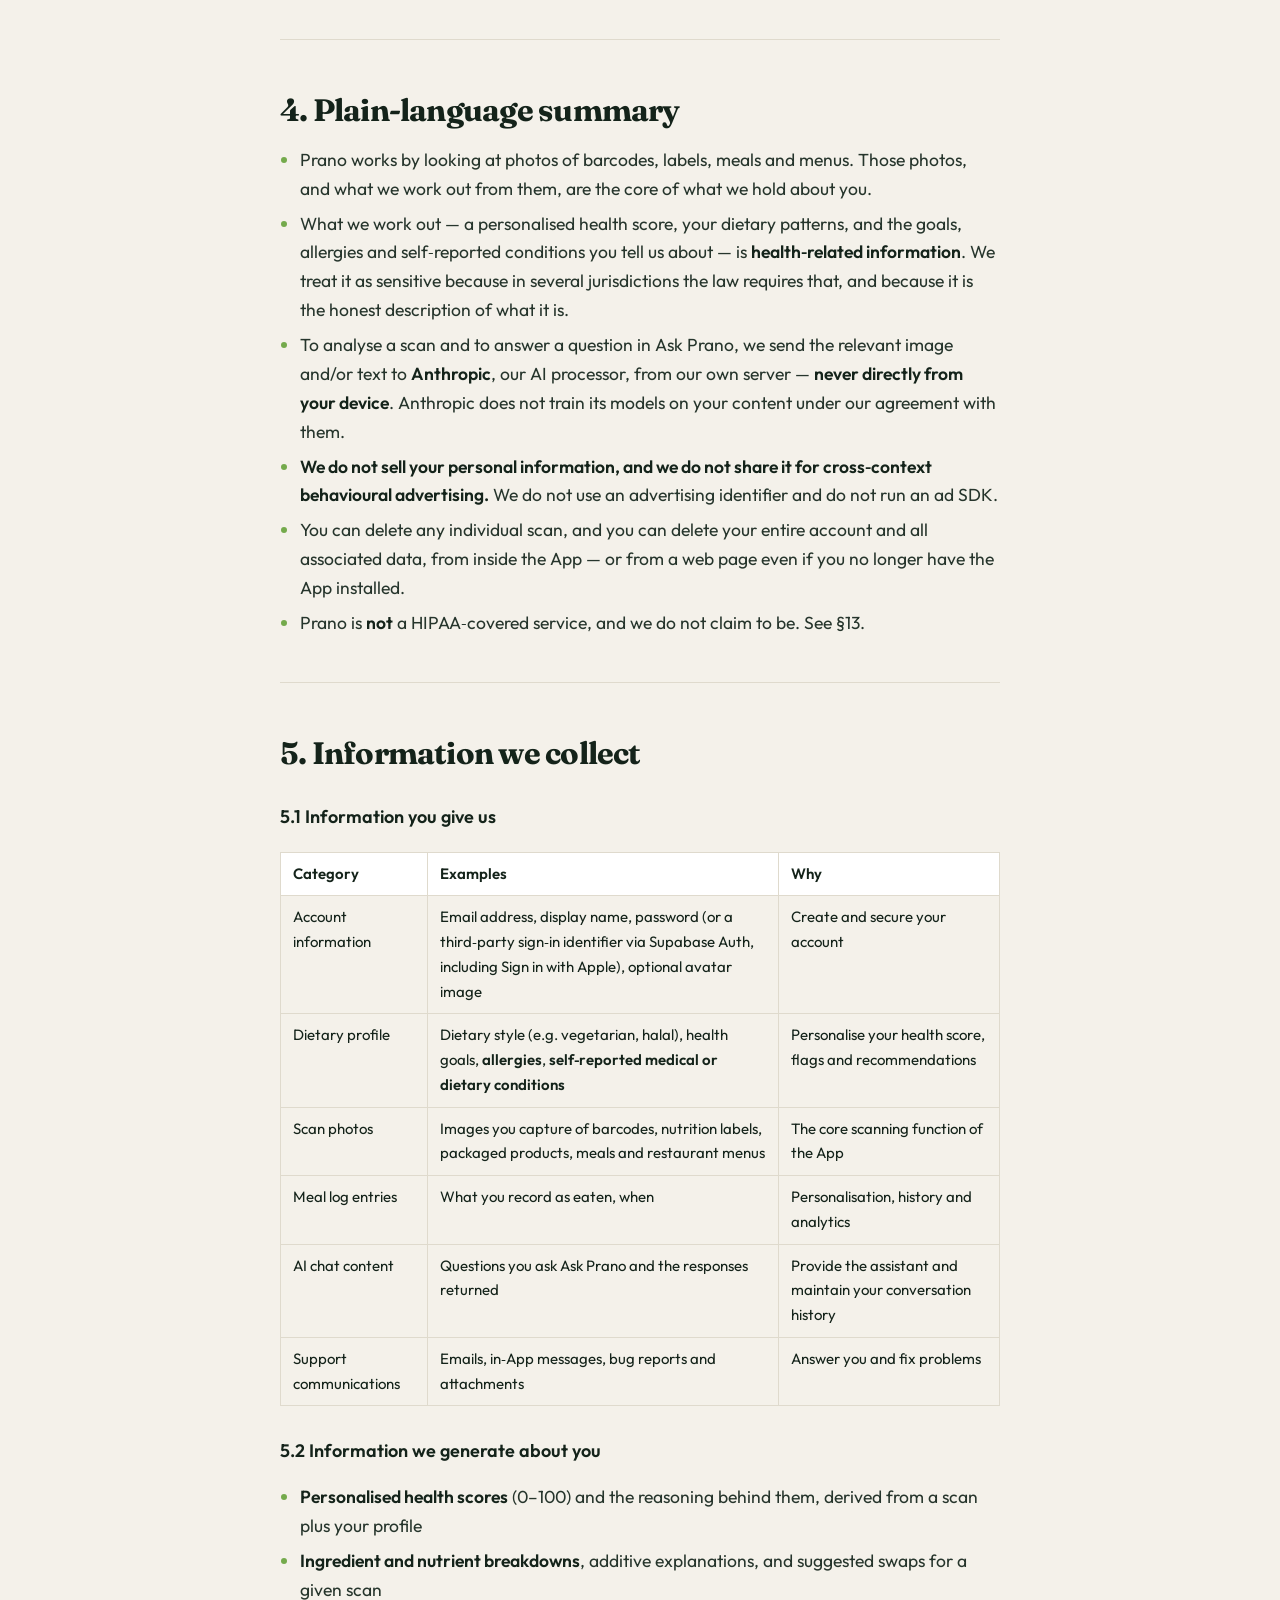
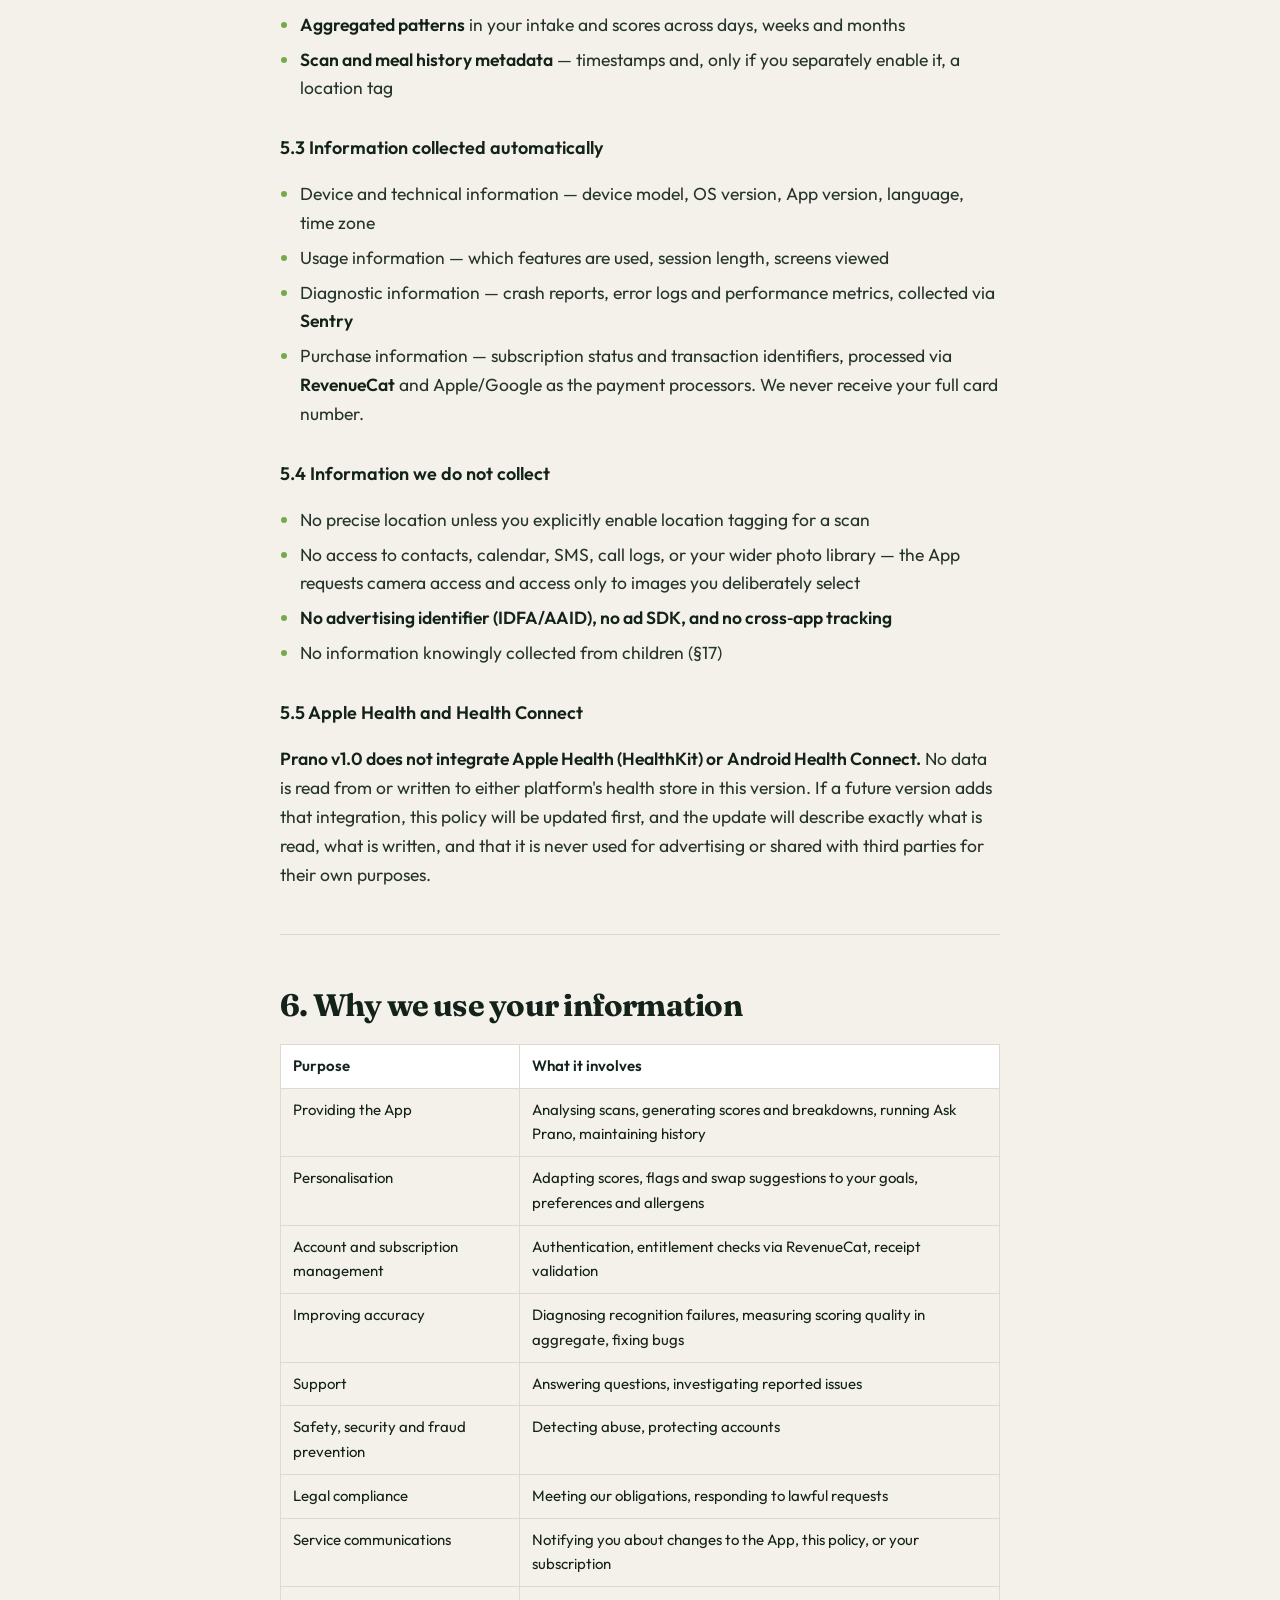
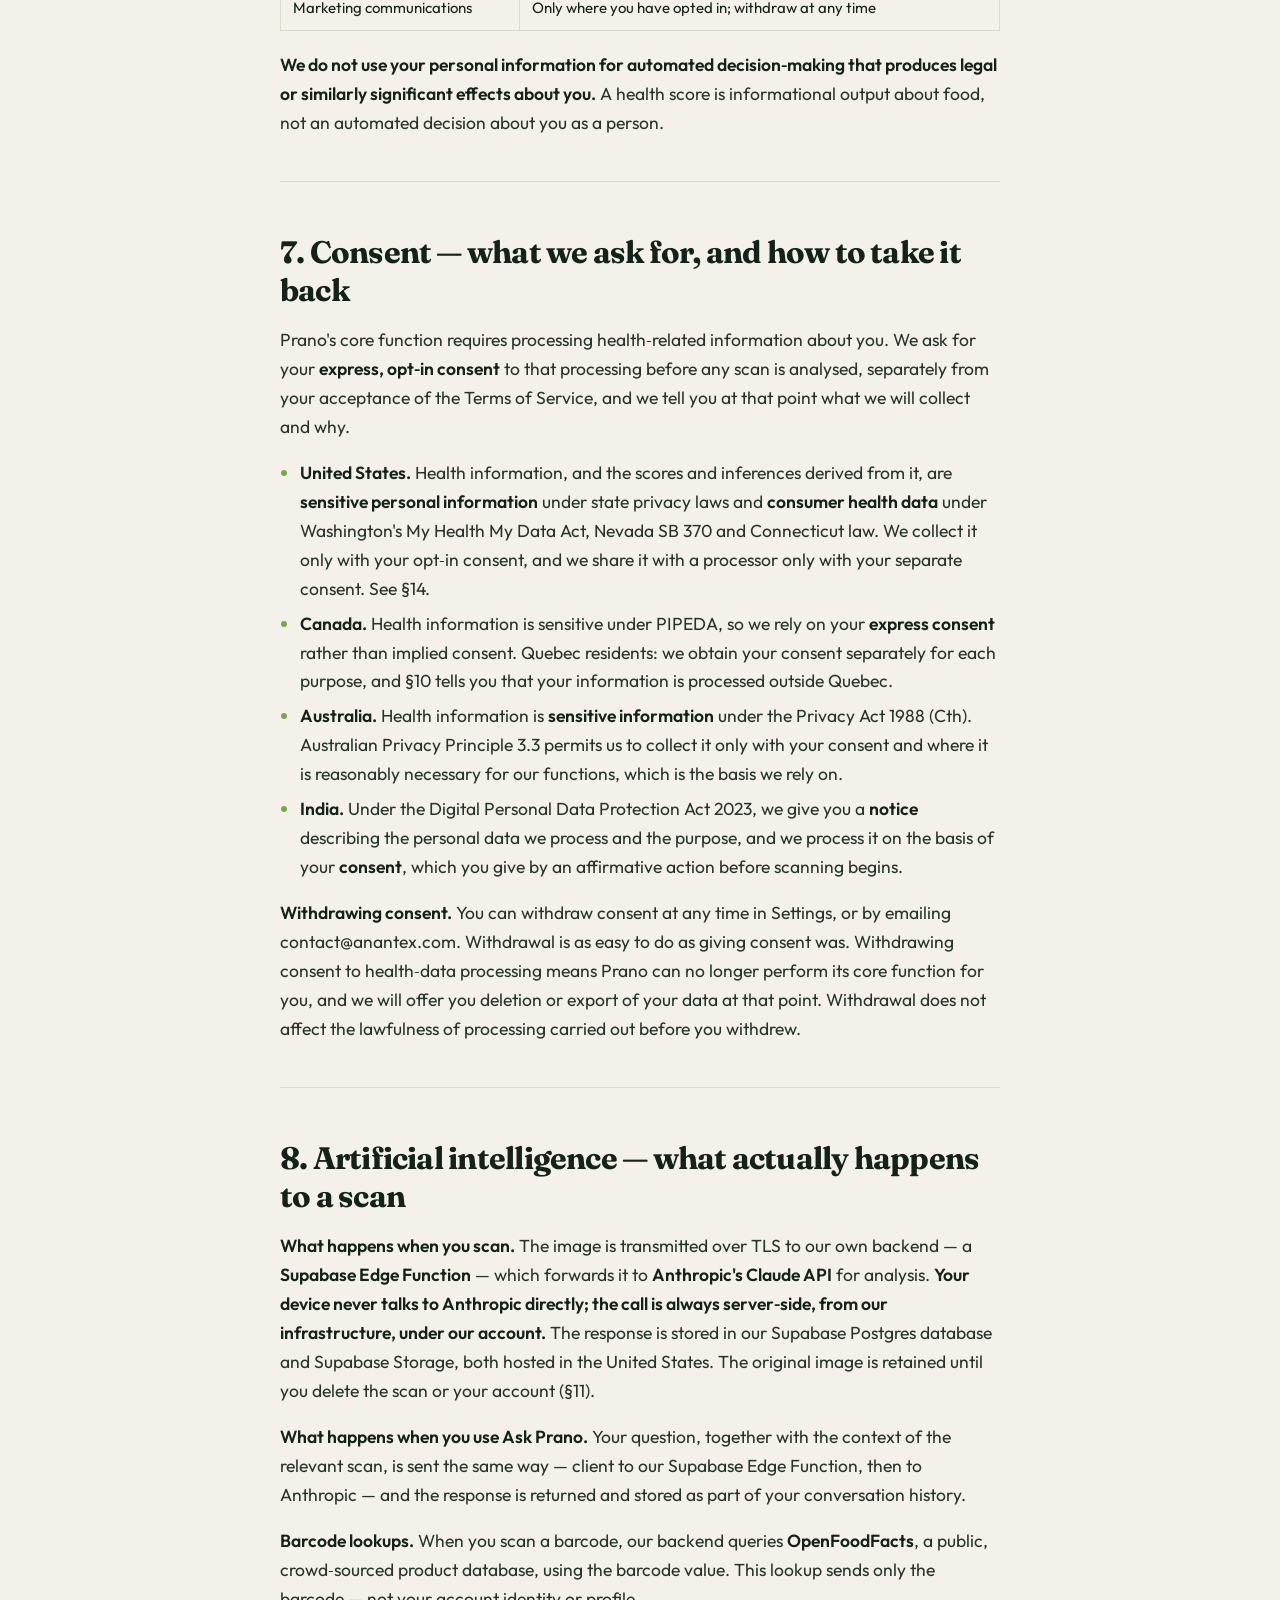
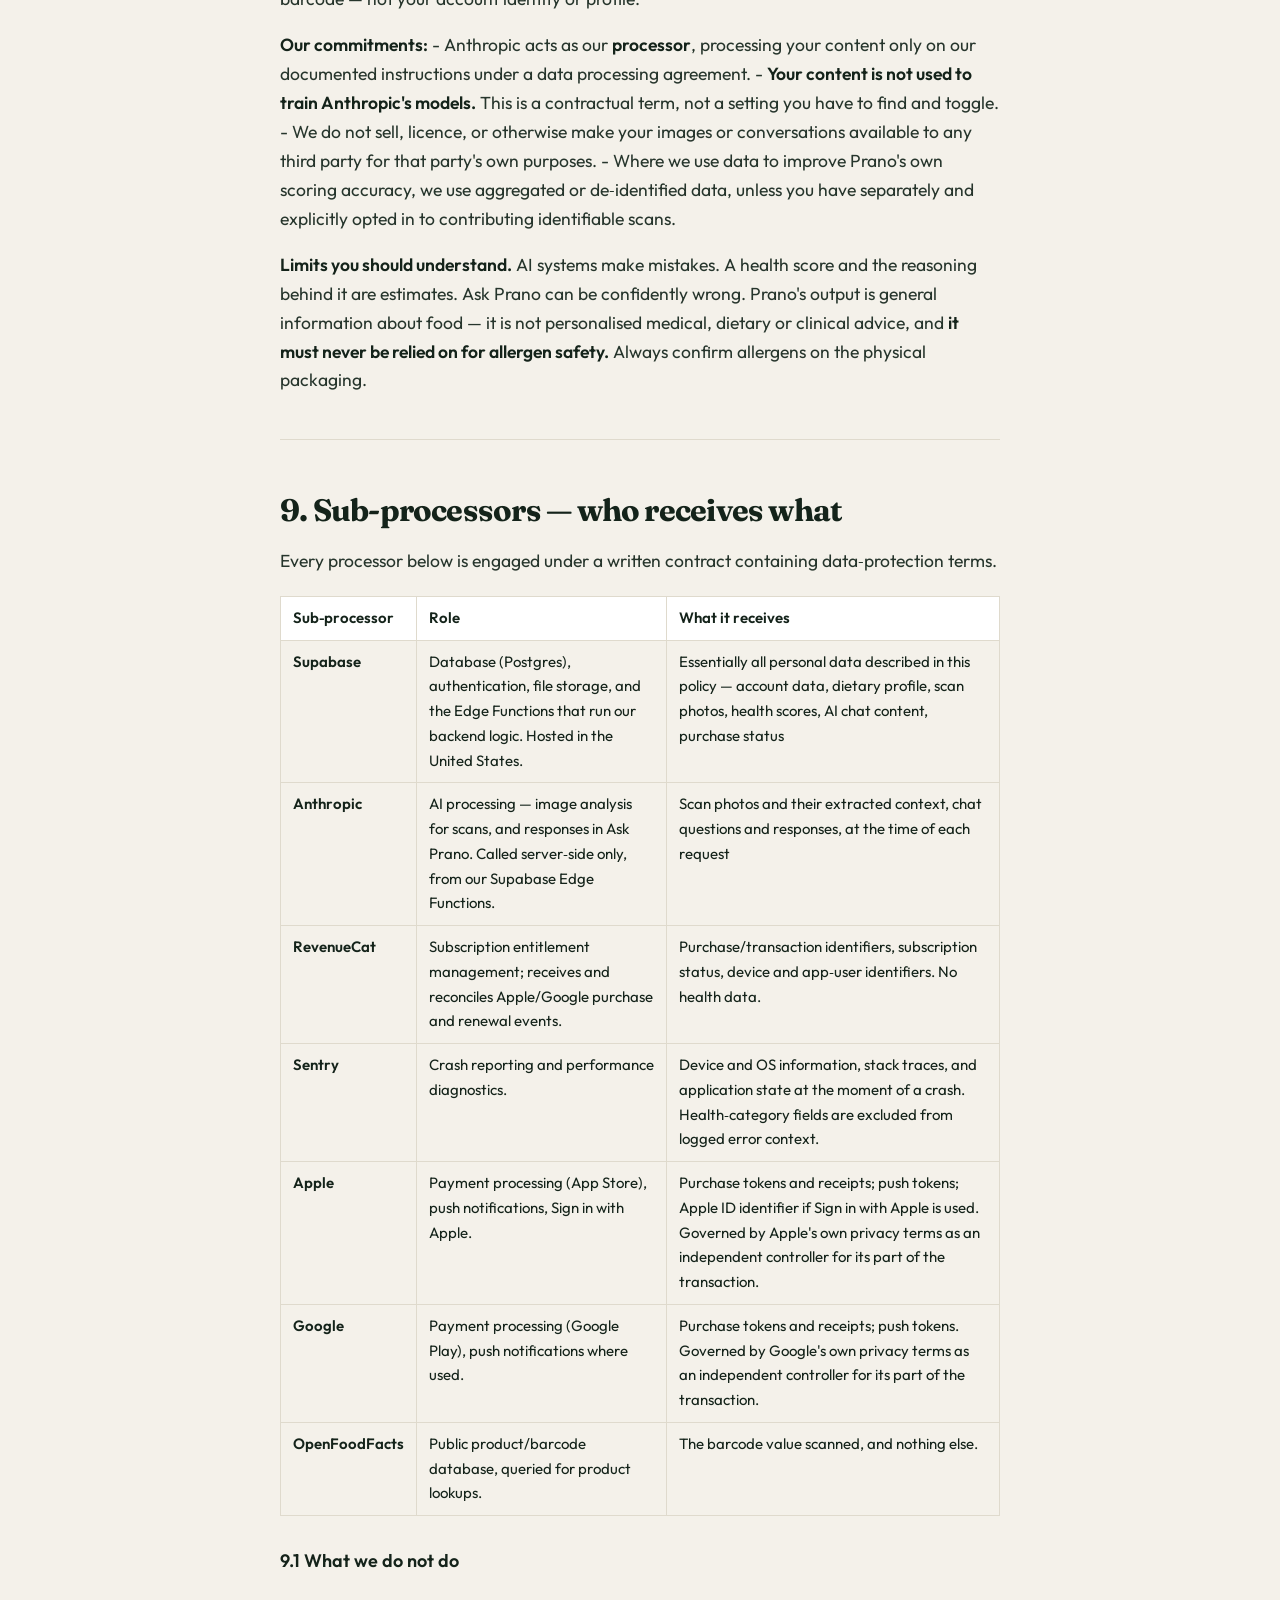
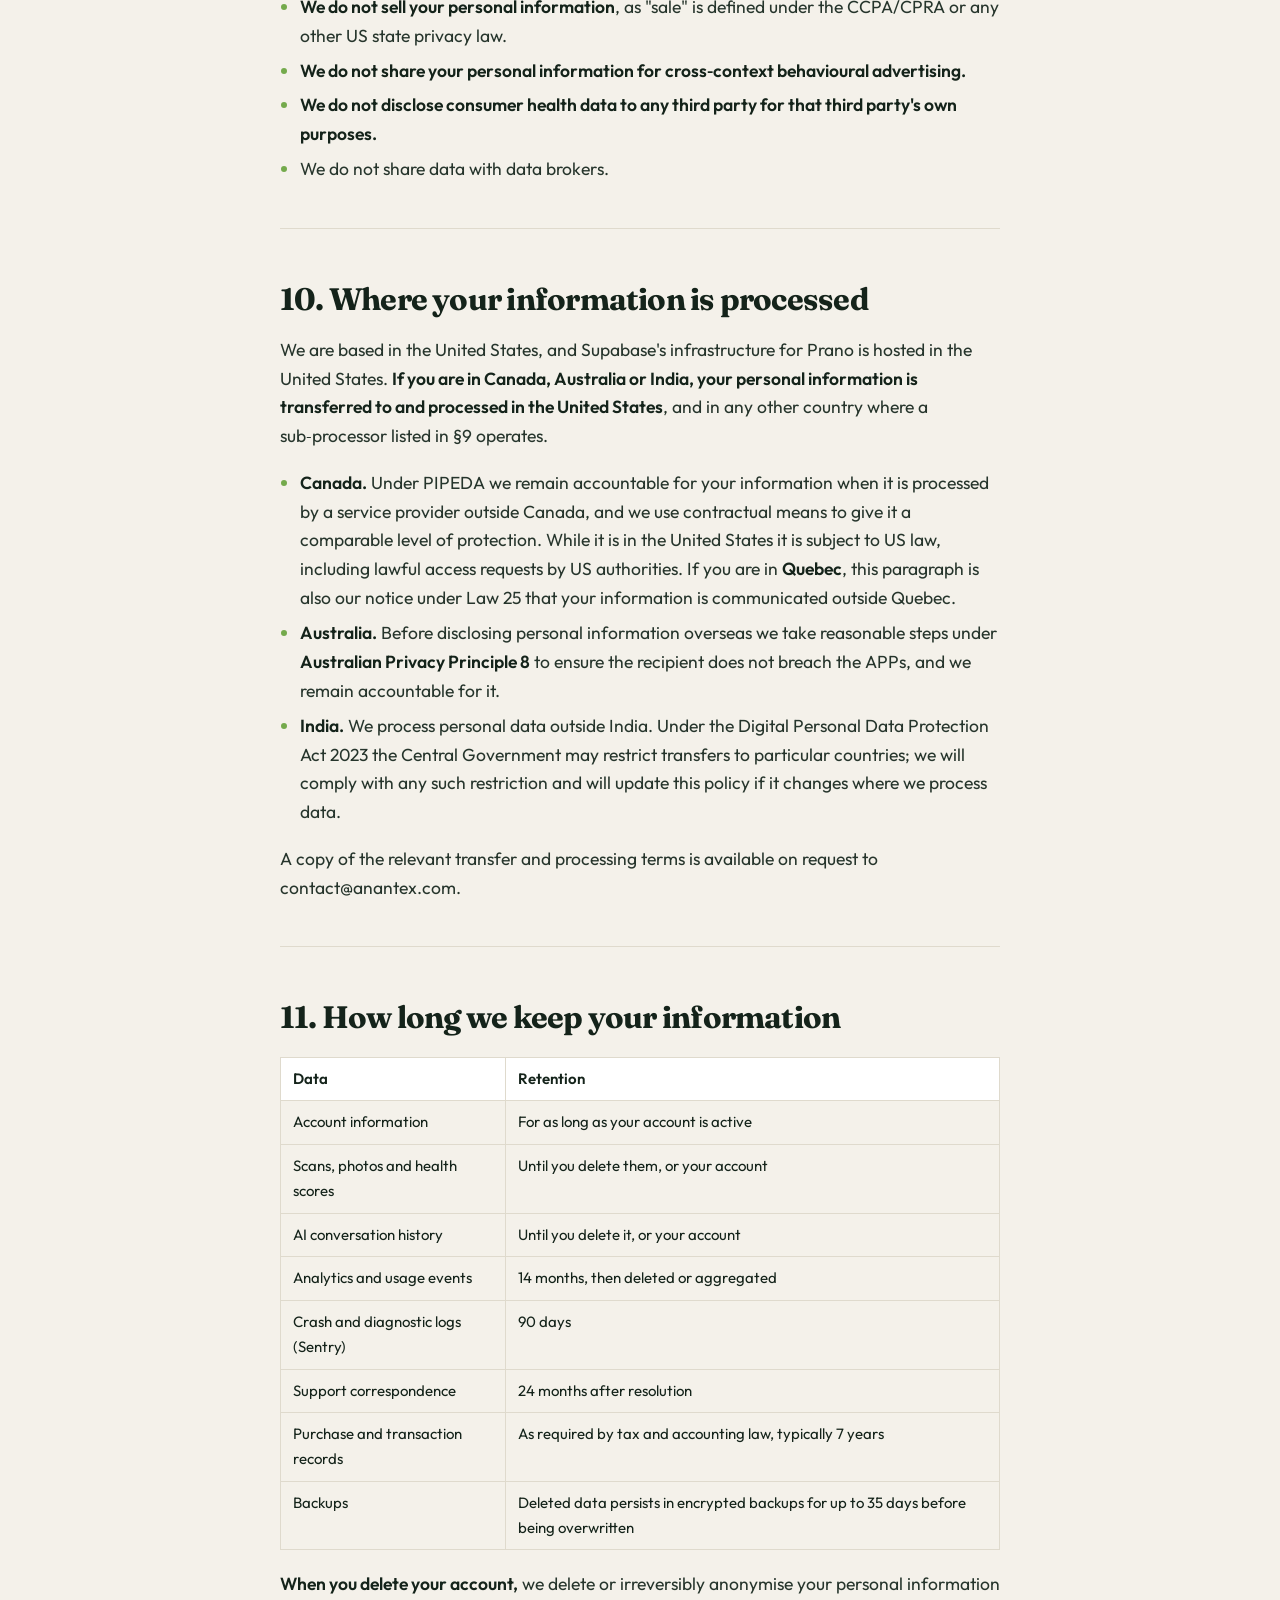
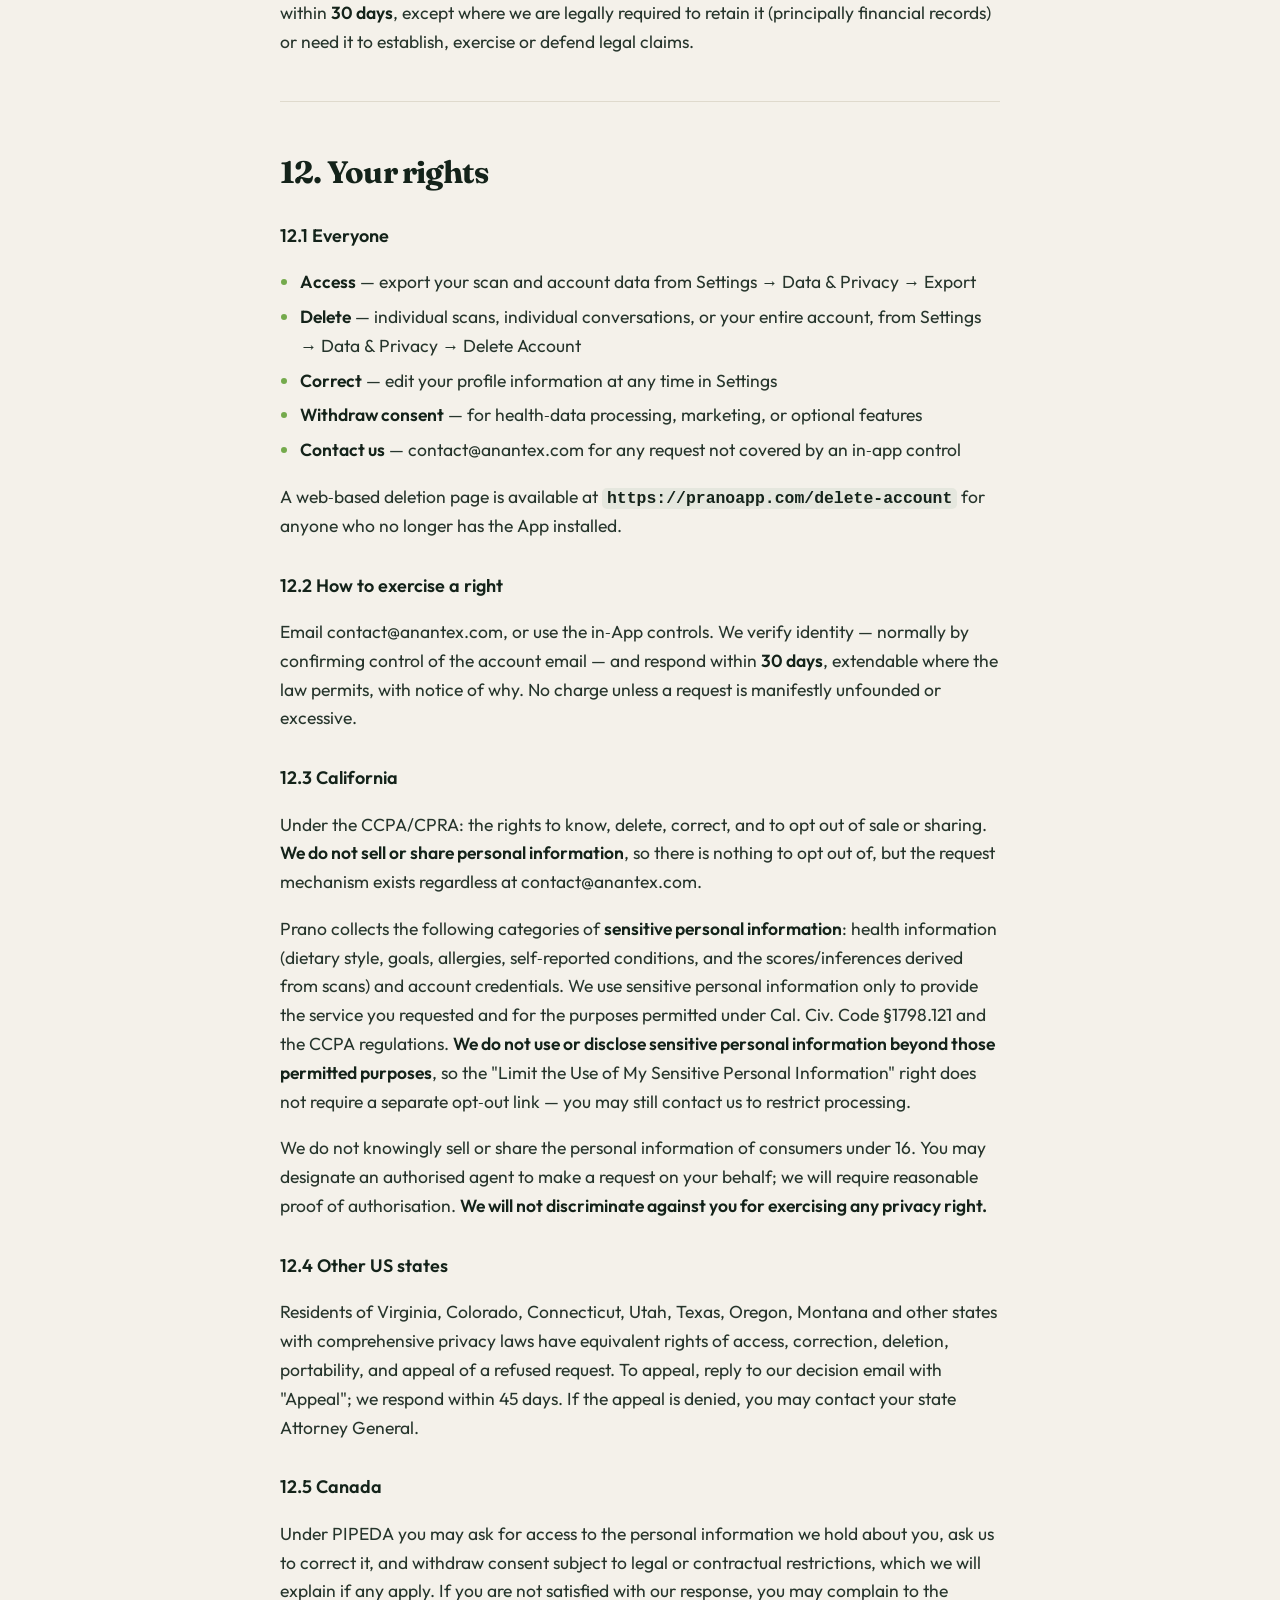
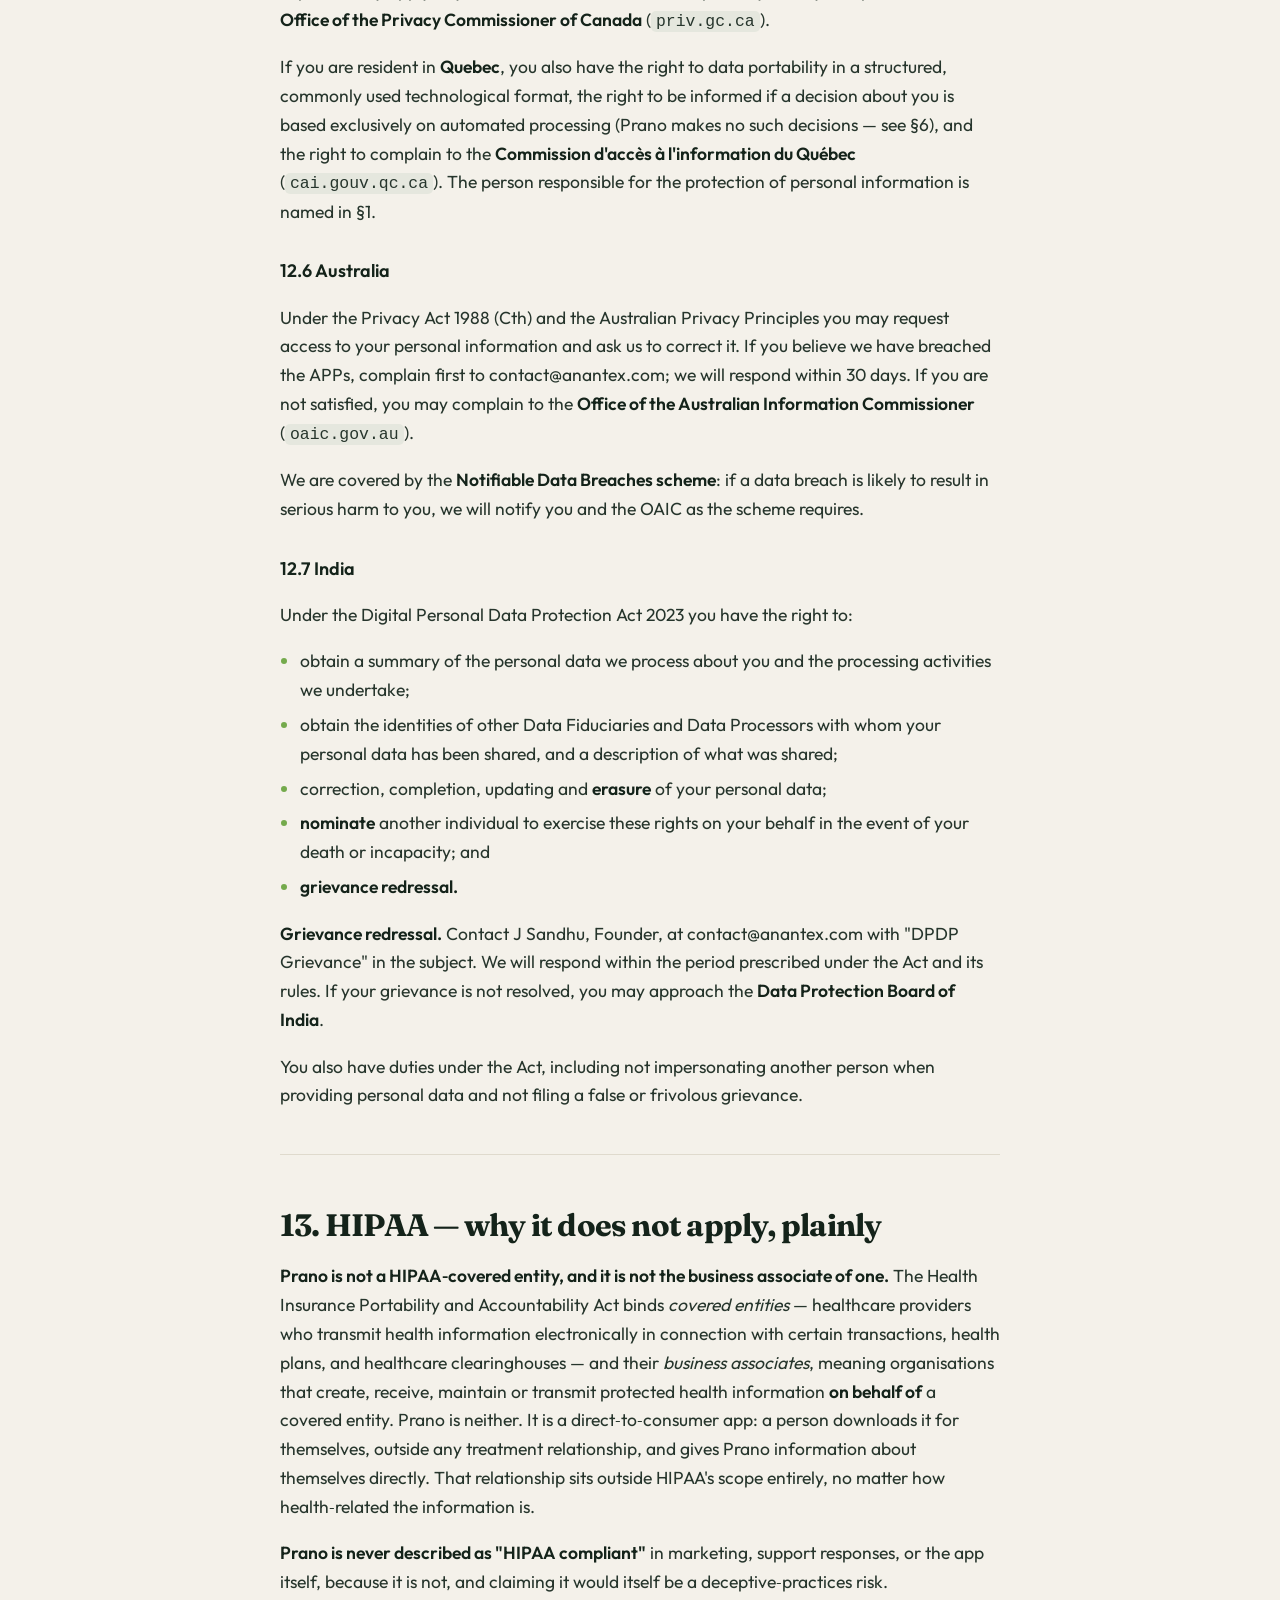
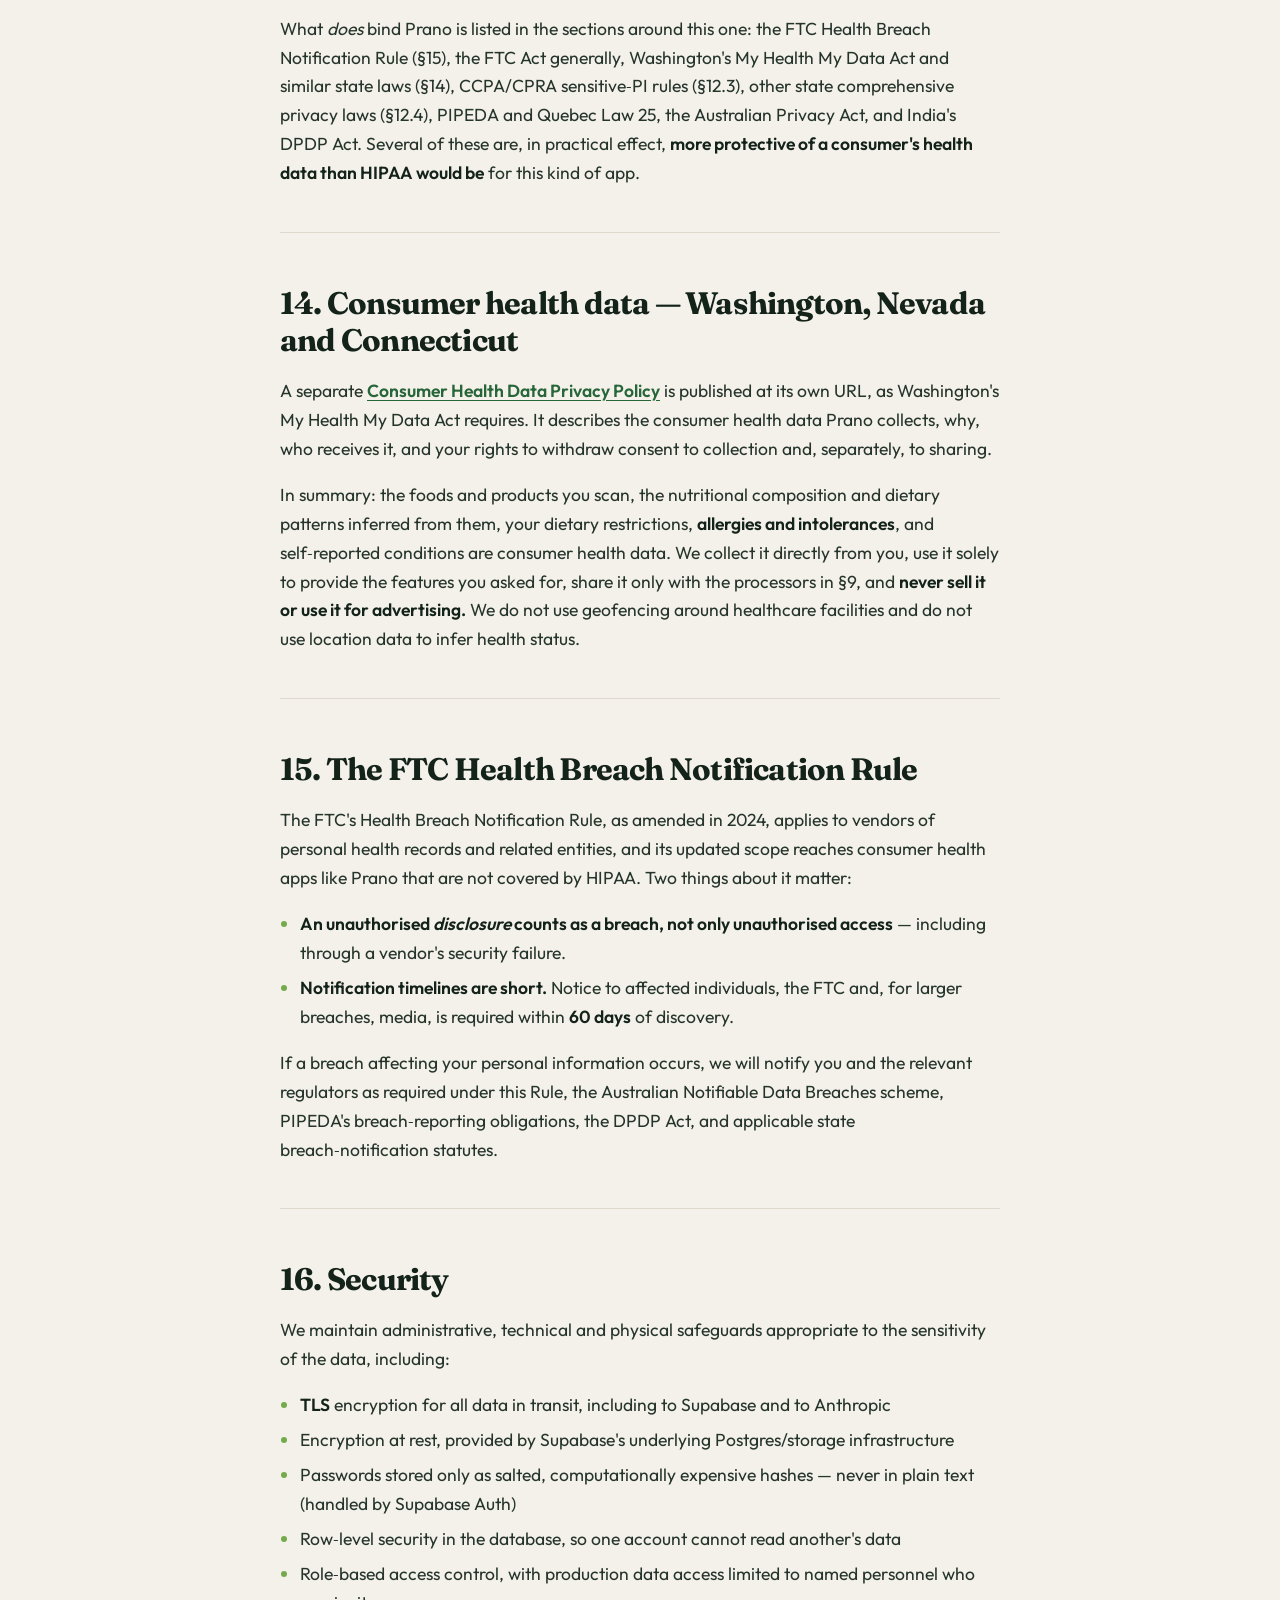
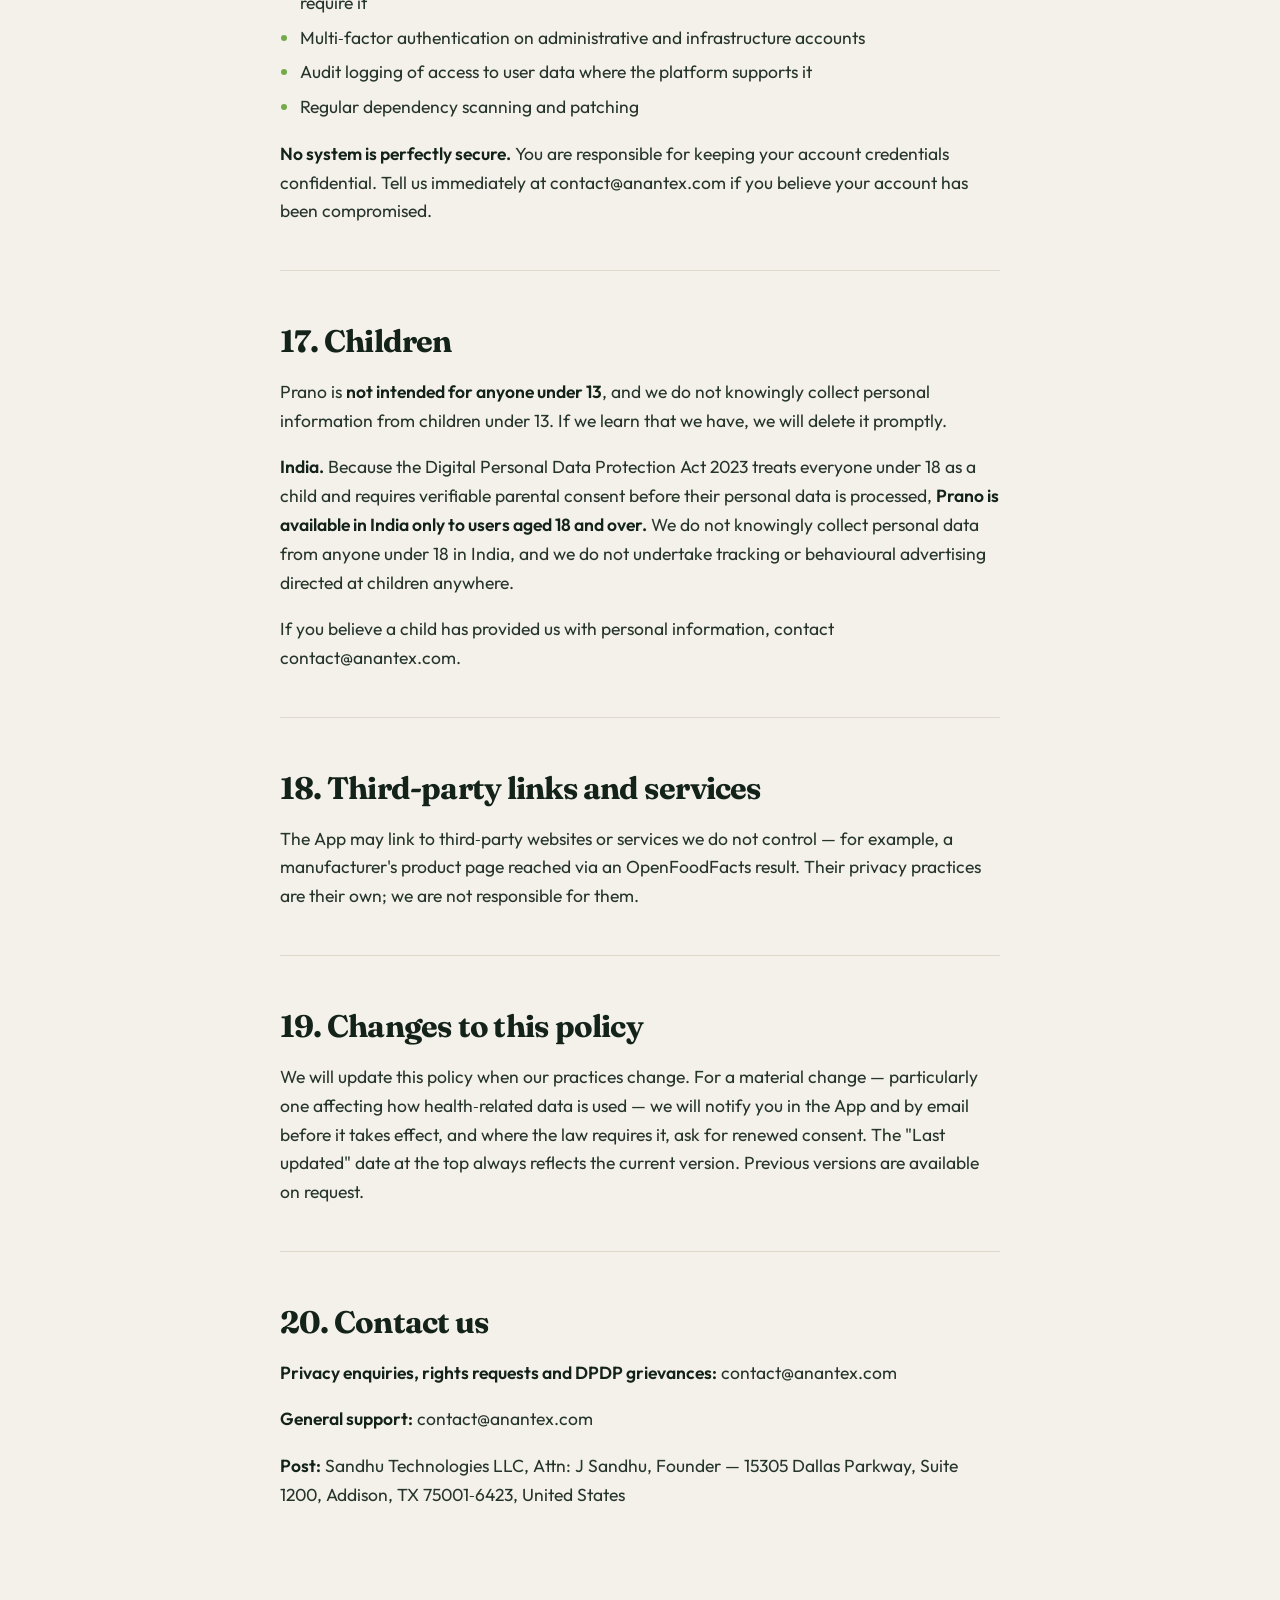
<file: privacy/index.html>
<!doctype html>
<html lang="en">
<head>
<meta charset="utf-8">
<meta name="viewport" content="width=device-width, initial-scale=1">
<title>Privacy Policy — Prano</title>
<meta name="description" content="How Prano collects, uses, shares and protects your information, including health-related data, in the United States, Canada, Australia and India.">
<link rel="canonical" href="https://pranoapp.com/privacy/">
<meta name="theme-color" content="#0A120D">
<meta property="og:type" content="website">
<meta property="og:site_name" content="Prano">
<meta property="og:locale" content="en_US">
<meta property="og:url" content="https://pranoapp.com/privacy/">
<meta property="og:title" content="Privacy Policy — Prano">
<meta property="og:description" content="How Prano collects, uses, shares and protects your information, including health-related data, in the United States, Canada, Australia and India.">
<meta property="og:image" content="https://pranoapp.com/assets/og/og-privacy.jpg">
<meta property="og:image:width" content="1200">
<meta property="og:image:height" content="630">
<meta property="og:image:alt" content="Prano Privacy Policy">
<meta name="twitter:card" content="summary_large_image">
<meta name="twitter:title" content="Privacy Policy — Prano">
<meta name="twitter:description" content="How Prano collects, uses, shares and protects your information, including health-related data, in the United States, Canada, Australia and India.">
<meta name="twitter:image" content="https://pranoapp.com/assets/og/og-privacy.jpg">
<meta name="twitter:image:alt" content="Prano Privacy Policy">
<link rel="icon" href="/favicon.ico" sizes="48x48">
<link rel="icon" href="/assets/icon-32.png" type="image/png" sizes="32x32">
<link rel="apple-touch-icon" href="/assets/apple-touch-icon.png">
<link rel="manifest" href="/site.webmanifest">
<link rel="preload" href="/assets/fonts/outfit-latin.woff2" as="font" type="font/woff2" crossorigin>
<link rel="preload" href="/assets/fonts/fraunces-latin.woff2" as="font" type="font/woff2" crossorigin>
<link rel="stylesheet" href="/assets/site.css">
<style>.prose .meta{font-size:15px;color:#5E6D63;margin:0 0 4px}.prose .meta+.meta{margin-bottom:26px}</style>
</head>
<body>
<a class="skip" href="#main">Skip to content</a>
<header class="phead">
  <div class="side"></div><div class="seam"></div><div class="grain"></div>
  <nav class="snav" aria-label="Primary"><div class="wrap">
    <a class="lock" href="/"><img src="/assets/prano-mark.webp" width="28" height="38" alt=""><span class="lk"><b>PRANO</b><small>Know What Fuels You</small></span></a>
    <div class="nlinks"><a href="/#how">How it works</a><a href="/#score">The score</a><a href="/#see">Screens</a><a href="/#family">Family</a><a href="/#pricing">Pricing</a><a href="/support/">Support</a></div>
    <a class="ncta" href="/app/">Get the app</a>
    <button class="burger" id="burger" type="button" aria-expanded="false" aria-controls="mnav" aria-label="Open menu">
      <span></span><span></span><span></span>
    </button>
  </div></nav>
  <div class="mnav" id="mnav" hidden>
    <a href="/#how">How it works<small>Scan, score, why, swap</small></a>
    <a href="/#score">The score<small>Arithmetic, not a vibe</small></a>
    <a href="/#see">Screens<small>See the real app</small></a>
    <a href="/#pricing">Pricing<small>Free, and Pro from $5/mo</small></a>
    <a href="/#faq">Questions<small>Before you download</small></a>
    <a href="/support/">Support<small>Real replies from a small team</small></a>
    <a class="mcta" href="/app/">Get the app</a>
    <div class="mfoot"><a href="/privacy/">Privacy</a> · <a href="/terms/">Terms</a> · <a href="/delete-account/">Delete account</a></div>
  </div>
  <div class="wrap phero">
    <div class="eyebrow"><i></i>Legal</div>
    <h1 class="dsp">Privacy Policy</h1>
    <p class="lede">What Prano collects, why, who it goes to, and how to get it back or have it deleted. Health-related information gets its own consent, and you can withdraw it at any time.</p>
  </div>
</header>
<main id="main" class="wrap prose">
<p class="meta"><strong>Effective date:</strong> 20 September 2026</p>
<p class="meta"><strong>Last updated:</strong> 20 September 2026</p>
<h2>1. Who we are</h2>
<p>Prano (the "App") is operated by <strong>Sandhu Technologies LLC</strong> ("Prano," "we," "us," "our"), a limited liability company registered in the United States.</p>
<p><strong>Registered address:</strong> 15305 Dallas Parkway, Suite 1200, Addison, TX 75001‑6423, United States</p>
<p><strong>Privacy contact:</strong> contact@anantex.com</p>
<p><strong>Person responsible for the protection of personal information, and Grievance Contact:</strong> J Sandhu, Founder — contact@anantex.com</p>
<p>We are the <strong>data controller</strong> (in India, the <strong>Data Fiduciary</strong>) for the personal information described in this policy.</p>
<hr />
<h2>2. Where Prano is offered</h2>
<p>Prano is offered in the <strong>United States, Canada, Australia and India</strong>. It is not offered in the European Economic Area, the United Kingdom, or Switzerland, and this policy is written for the four markets above. If we add markets, we will update this policy before doing so.</p>
<hr />
<h2>3. What this policy covers</h2>
<p>This policy explains what personal information Prano collects, why, who it is shared with, how long it is kept, and what rights apply to it. It covers the Prano mobile application, the website at <code>https://pranoapp.com</code>, and our support channels.</p>
<p>Read it alongside our <a href="https://pranoapp.com/terms">Terms of Service</a>, which is incorporated into this policy by reference for defined terms.</p>
<p><strong>Washington, Nevada and Connecticut residents:</strong> consumer health data is also covered by our separate <a href="https://pranoapp.com/consumer-health-data-privacy">Consumer Health Data Privacy Policy</a>.</p>
<hr />
<h2>4. Plain‑language summary</h2>
<ul>
<li>Prano works by looking at photos of barcodes, labels, meals and menus. Those photos, and what we work out from them, are the core of what we hold about you.</li>
<li>What we work out — a personalised health score, your dietary patterns, and the goals, allergies and self‑reported conditions you tell us about — is <strong>health‑related information</strong>. We treat it as sensitive because in several jurisdictions the law requires that, and because it is the honest description of what it is.</li>
<li>To analyse a scan and to answer a question in Ask Prano, we send the relevant image and/or text to <strong>Anthropic</strong>, our AI processor, from our own server — <strong>never directly from your device</strong>. Anthropic does not train its models on your content under our agreement with them.</li>
<li><strong>We do not sell your personal information, and we do not share it for cross‑context behavioural advertising.</strong> We do not use an advertising identifier and do not run an ad SDK.</li>
<li>You can delete any individual scan, and you can delete your entire account and all associated data, from inside the App — or from a web page even if you no longer have the App installed.</li>
<li>Prano is <strong>not</strong> a HIPAA‑covered service, and we do not claim to be. See §13.</li>
</ul>
<hr />
<h2>5. Information we collect</h2>
<h3>5.1 Information you give us</h3>
<table>
<thead>
<tr>
<th>Category</th>
<th>Examples</th>
<th>Why</th>
</tr>
</thead>
<tbody>
<tr>
<td>Account information</td>
<td>Email address, display name, password (or a third‑party sign‑in identifier via Supabase Auth, including Sign in with Apple), optional avatar image</td>
<td>Create and secure your account</td>
</tr>
<tr>
<td>Dietary profile</td>
<td>Dietary style (e.g. vegetarian, halal), health goals, <strong>allergies</strong>, <strong>self‑reported medical or dietary conditions</strong></td>
<td>Personalise your health score, flags and recommendations</td>
</tr>
<tr>
<td>Scan photos</td>
<td>Images you capture of barcodes, nutrition labels, packaged products, meals and restaurant menus</td>
<td>The core scanning function of the App</td>
</tr>
<tr>
<td>Meal log entries</td>
<td>What you record as eaten, when</td>
<td>Personalisation, history and analytics</td>
</tr>
<tr>
<td>AI chat content</td>
<td>Questions you ask Ask Prano and the responses returned</td>
<td>Provide the assistant and maintain your conversation history</td>
</tr>
<tr>
<td>Support communications</td>
<td>Emails, in‑App messages, bug reports and attachments</td>
<td>Answer you and fix problems</td>
</tr>
</tbody>
</table>
<h3>5.2 Information we generate about you</h3>
<ul>
<li><strong>Personalised health scores</strong> (0–100) and the reasoning behind them, derived from a scan plus your profile</li>
<li><strong>Ingredient and nutrient breakdowns</strong>, additive explanations, and suggested swaps for a given scan</li>
<li><strong>Aggregated patterns</strong> in your intake and scores across days, weeks and months</li>
<li><strong>Scan and meal history metadata</strong> — timestamps and, only if you separately enable it, a location tag</li>
</ul>
<h3>5.3 Information collected automatically</h3>
<ul>
<li>Device and technical information — device model, OS version, App version, language, time zone</li>
<li>Usage information — which features are used, session length, screens viewed</li>
<li>Diagnostic information — crash reports, error logs and performance metrics, collected via <strong>Sentry</strong></li>
<li>Purchase information — subscription status and transaction identifiers, processed via <strong>RevenueCat</strong> and Apple/Google as the payment processors. We never receive your full card number.</li>
</ul>
<h3>5.4 Information we do not collect</h3>
<ul>
<li>No precise location unless you explicitly enable location tagging for a scan</li>
<li>No access to contacts, calendar, SMS, call logs, or your wider photo library — the App requests camera access and access only to images you deliberately select</li>
<li><strong>No advertising identifier (IDFA/AAID), no ad SDK, and no cross‑app tracking</strong></li>
<li>No information knowingly collected from children (§17)</li>
</ul>
<h3>5.5 Apple Health and Health Connect</h3>
<p><strong>Prano v1.0 does not integrate Apple Health (HealthKit) or Android Health Connect.</strong> No data is read from or written to either platform's health store in this version. If a future version adds that integration, this policy will be updated first, and the update will describe exactly what is read, what is written, and that it is never used for advertising or shared with third parties for their own purposes.</p>
<hr />
<h2>6. Why we use your information</h2>
<table>
<thead>
<tr>
<th>Purpose</th>
<th>What it involves</th>
</tr>
</thead>
<tbody>
<tr>
<td>Providing the App</td>
<td>Analysing scans, generating scores and breakdowns, running Ask Prano, maintaining history</td>
</tr>
<tr>
<td>Personalisation</td>
<td>Adapting scores, flags and swap suggestions to your goals, preferences and allergens</td>
</tr>
<tr>
<td>Account and subscription management</td>
<td>Authentication, entitlement checks via RevenueCat, receipt validation</td>
</tr>
<tr>
<td>Improving accuracy</td>
<td>Diagnosing recognition failures, measuring scoring quality in aggregate, fixing bugs</td>
</tr>
<tr>
<td>Support</td>
<td>Answering questions, investigating reported issues</td>
</tr>
<tr>
<td>Safety, security and fraud prevention</td>
<td>Detecting abuse, protecting accounts</td>
</tr>
<tr>
<td>Legal compliance</td>
<td>Meeting our obligations, responding to lawful requests</td>
</tr>
<tr>
<td>Service communications</td>
<td>Notifying you about changes to the App, this policy, or your subscription</td>
</tr>
<tr>
<td>Marketing communications</td>
<td>Only where you have opted in; withdraw at any time</td>
</tr>
</tbody>
</table>
<p><strong>We do not use your personal information for automated decision‑making that produces legal or similarly significant effects about you.</strong> A health score is informational output about food, not an automated decision about you as a person.</p>
<hr />
<h2>7. Consent — what we ask for, and how to take it back</h2>
<p>Prano's core function requires processing health‑related information about you. We ask for your <strong>express, opt‑in consent</strong> to that processing before any scan is analysed, separately from your acceptance of the Terms of Service, and we tell you at that point what we will collect and why.</p>
<ul>
<li><strong>United States.</strong> Health information, and the scores and inferences derived from it, are <strong>sensitive personal information</strong> under state privacy laws and <strong>consumer health data</strong> under Washington's My Health My Data Act, Nevada SB 370 and Connecticut law. We collect it only with your opt‑in consent, and we share it with a processor only with your separate consent. See §14.</li>
<li><strong>Canada.</strong> Health information is sensitive under PIPEDA, so we rely on your <strong>express consent</strong> rather than implied consent. Quebec residents: we obtain your consent separately for each purpose, and §10 tells you that your information is processed outside Quebec.</li>
<li><strong>Australia.</strong> Health information is <strong>sensitive information</strong> under the Privacy Act 1988 (Cth). Australian Privacy Principle 3.3 permits us to collect it only with your consent and where it is reasonably necessary for our functions, which is the basis we rely on.</li>
<li><strong>India.</strong> Under the Digital Personal Data Protection Act 2023, we give you a <strong>notice</strong> describing the personal data we process and the purpose, and we process it on the basis of your <strong>consent</strong>, which you give by an affirmative action before scanning begins.</li>
</ul>
<p><strong>Withdrawing consent.</strong> You can withdraw consent at any time in Settings, or by emailing contact@anantex.com. Withdrawal is as easy to do as giving consent was. Withdrawing consent to health‑data processing means Prano can no longer perform its core function for you, and we will offer you deletion or export of your data at that point. Withdrawal does not affect the lawfulness of processing carried out before you withdrew.</p>
<hr />
<h2>8. Artificial intelligence — what actually happens to a scan</h2>
<p><strong>What happens when you scan.</strong> The image is transmitted over TLS to our own backend — a <strong>Supabase Edge Function</strong> — which forwards it to <strong>Anthropic's Claude API</strong> for analysis. <strong>Your device never talks to Anthropic directly; the call is always server‑side, from our infrastructure, under our account.</strong> The response is stored in our Supabase Postgres database and Supabase Storage, both hosted in the United States. The original image is retained until you delete the scan or your account (§11).</p>
<p><strong>What happens when you use Ask Prano.</strong> Your question, together with the context of the relevant scan, is sent the same way — client to our Supabase Edge Function, then to Anthropic — and the response is returned and stored as part of your conversation history.</p>
<p><strong>Barcode lookups.</strong> When you scan a barcode, our backend queries <strong>OpenFoodFacts</strong>, a public, crowd‑sourced product database, using the barcode value. This lookup sends only the barcode — not your account identity or profile.</p>
<p><strong>Our commitments:</strong>
- Anthropic acts as our <strong>processor</strong>, processing your content only on our documented instructions under a data processing agreement.
- <strong>Your content is not used to train Anthropic's models.</strong> This is a contractual term, not a setting you have to find and toggle.
- We do not sell, licence, or otherwise make your images or conversations available to any third party for that party's own purposes.
- Where we use data to improve Prano's own scoring accuracy, we use aggregated or de‑identified data, unless you have separately and explicitly opted in to contributing identifiable scans.</p>
<p><strong>Limits you should understand.</strong> AI systems make mistakes. A health score and the reasoning behind it are estimates. Ask Prano can be confidently wrong. Prano's output is general information about food — it is not personalised medical, dietary or clinical advice, and <strong>it must never be relied on for allergen safety.</strong> Always confirm allergens on the physical packaging.</p>
<hr />
<h2>9. Sub‑processors — who receives what</h2>
<p>Every processor below is engaged under a written contract containing data‑protection terms.</p>
<table>
<thead>
<tr>
<th>Sub‑processor</th>
<th>Role</th>
<th>What it receives</th>
</tr>
</thead>
<tbody>
<tr>
<td><strong>Supabase</strong></td>
<td>Database (Postgres), authentication, file storage, and the Edge Functions that run our backend logic. Hosted in the United States.</td>
<td>Essentially all personal data described in this policy — account data, dietary profile, scan photos, health scores, AI chat content, purchase status</td>
</tr>
<tr>
<td><strong>Anthropic</strong></td>
<td>AI processing — image analysis for scans, and responses in Ask Prano. Called server‑side only, from our Supabase Edge Functions.</td>
<td>Scan photos and their extracted context, chat questions and responses, at the time of each request</td>
</tr>
<tr>
<td><strong>RevenueCat</strong></td>
<td>Subscription entitlement management; receives and reconciles Apple/Google purchase and renewal events.</td>
<td>Purchase/transaction identifiers, subscription status, device and app‑user identifiers. No health data.</td>
</tr>
<tr>
<td><strong>Sentry</strong></td>
<td>Crash reporting and performance diagnostics.</td>
<td>Device and OS information, stack traces, and application state at the moment of a crash. Health‑category fields are excluded from logged error context.</td>
</tr>
<tr>
<td><strong>Apple</strong></td>
<td>Payment processing (App Store), push notifications, Sign in with Apple.</td>
<td>Purchase tokens and receipts; push tokens; Apple ID identifier if Sign in with Apple is used. Governed by Apple's own privacy terms as an independent controller for its part of the transaction.</td>
</tr>
<tr>
<td><strong>Google</strong></td>
<td>Payment processing (Google Play), push notifications where used.</td>
<td>Purchase tokens and receipts; push tokens. Governed by Google's own privacy terms as an independent controller for its part of the transaction.</td>
</tr>
<tr>
<td><strong>OpenFoodFacts</strong></td>
<td>Public product/barcode database, queried for product lookups.</td>
<td>The barcode value scanned, and nothing else.</td>
</tr>
</tbody>
</table>
<h3>9.1 What we do not do</h3>
<ul>
<li><strong>We do not sell your personal information</strong>, as "sale" is defined under the CCPA/CPRA or any other US state privacy law.</li>
<li><strong>We do not share your personal information for cross‑context behavioural advertising.</strong></li>
<li><strong>We do not disclose consumer health data to any third party for that third party's own purposes.</strong></li>
<li>We do not share data with data brokers.</li>
</ul>
<hr />
<h2>10. Where your information is processed</h2>
<p>We are based in the United States, and Supabase's infrastructure for Prano is hosted in the United States. <strong>If you are in Canada, Australia or India, your personal information is transferred to and processed in the United States</strong>, and in any other country where a sub‑processor listed in §9 operates.</p>
<ul>
<li><strong>Canada.</strong> Under PIPEDA we remain accountable for your information when it is processed by a service provider outside Canada, and we use contractual means to give it a comparable level of protection. While it is in the United States it is subject to US law, including lawful access requests by US authorities. If you are in <strong>Quebec</strong>, this paragraph is also our notice under Law 25 that your information is communicated outside Quebec.</li>
<li><strong>Australia.</strong> Before disclosing personal information overseas we take reasonable steps under <strong>Australian Privacy Principle 8</strong> to ensure the recipient does not breach the APPs, and we remain accountable for it.</li>
<li><strong>India.</strong> We process personal data outside India. Under the Digital Personal Data Protection Act 2023 the Central Government may restrict transfers to particular countries; we will comply with any such restriction and will update this policy if it changes where we process data.</li>
</ul>
<p>A copy of the relevant transfer and processing terms is available on request to contact@anantex.com.</p>
<hr />
<h2>11. How long we keep your information</h2>
<table>
<thead>
<tr>
<th>Data</th>
<th>Retention</th>
</tr>
</thead>
<tbody>
<tr>
<td>Account information</td>
<td>For as long as your account is active</td>
</tr>
<tr>
<td>Scans, photos and health scores</td>
<td>Until you delete them, or your account</td>
</tr>
<tr>
<td>AI conversation history</td>
<td>Until you delete it, or your account</td>
</tr>
<tr>
<td>Analytics and usage events</td>
<td>14 months, then deleted or aggregated</td>
</tr>
<tr>
<td>Crash and diagnostic logs (Sentry)</td>
<td>90 days</td>
</tr>
<tr>
<td>Support correspondence</td>
<td>24 months after resolution</td>
</tr>
<tr>
<td>Purchase and transaction records</td>
<td>As required by tax and accounting law, typically 7 years</td>
</tr>
<tr>
<td>Backups</td>
<td>Deleted data persists in encrypted backups for up to 35 days before being overwritten</td>
</tr>
</tbody>
</table>
<p><strong>When you delete your account,</strong> we delete or irreversibly anonymise your personal information within <strong>30 days</strong>, except where we are legally required to retain it (principally financial records) or need it to establish, exercise or defend legal claims.</p>
<hr />
<h2>12. Your rights</h2>
<h3>12.1 Everyone</h3>
<ul>
<li><strong>Access</strong> — export your scan and account data from Settings → Data &amp; Privacy → Export</li>
<li><strong>Delete</strong> — individual scans, individual conversations, or your entire account, from Settings → Data &amp; Privacy → Delete Account</li>
<li><strong>Correct</strong> — edit your profile information at any time in Settings</li>
<li><strong>Withdraw consent</strong> — for health‑data processing, marketing, or optional features</li>
<li><strong>Contact us</strong> — contact@anantex.com for any request not covered by an in‑app control</li>
</ul>
<p>A web‑based deletion page is available at <strong><code>https://pranoapp.com/delete-account</code></strong> for anyone who no longer has the App installed.</p>
<h3>12.2 How to exercise a right</h3>
<p>Email contact@anantex.com, or use the in‑App controls. We verify identity — normally by confirming control of the account email — and respond within <strong>30 days</strong>, extendable where the law permits, with notice of why. No charge unless a request is manifestly unfounded or excessive.</p>
<h3>12.3 California</h3>
<p>Under the CCPA/CPRA: the rights to know, delete, correct, and to opt out of sale or sharing. <strong>We do not sell or share personal information</strong>, so there is nothing to opt out of, but the request mechanism exists regardless at contact@anantex.com.</p>
<p>Prano collects the following categories of <strong>sensitive personal information</strong>: health information (dietary style, goals, allergies, self‑reported conditions, and the scores/inferences derived from scans) and account credentials. We use sensitive personal information only to provide the service you requested and for the purposes permitted under Cal. Civ. Code §1798.121 and the CCPA regulations. <strong>We do not use or disclose sensitive personal information beyond those permitted purposes</strong>, so the "Limit the Use of My Sensitive Personal Information" right does not require a separate opt‑out link — you may still contact us to restrict processing.</p>
<p>We do not knowingly sell or share the personal information of consumers under 16. You may designate an authorised agent to make a request on your behalf; we will require reasonable proof of authorisation. <strong>We will not discriminate against you for exercising any privacy right.</strong></p>
<h3>12.4 Other US states</h3>
<p>Residents of Virginia, Colorado, Connecticut, Utah, Texas, Oregon, Montana and other states with comprehensive privacy laws have equivalent rights of access, correction, deletion, portability, and appeal of a refused request. To appeal, reply to our decision email with "Appeal"; we respond within 45 days. If the appeal is denied, you may contact your state Attorney General.</p>
<h3>12.5 Canada</h3>
<p>Under PIPEDA you may ask for access to the personal information we hold about you, ask us to correct it, and withdraw consent subject to legal or contractual restrictions, which we will explain if any apply. If you are not satisfied with our response, you may complain to the <strong>Office of the Privacy Commissioner of Canada</strong> (<code>priv.gc.ca</code>).</p>
<p>If you are resident in <strong>Quebec</strong>, you also have the right to data portability in a structured, commonly used technological format, the right to be informed if a decision about you is based exclusively on automated processing (Prano makes no such decisions — see §6), and the right to complain to the <strong>Commission d'accès à l'information du Québec</strong> (<code>cai.gouv.qc.ca</code>). The person responsible for the protection of personal information is named in §1.</p>
<h3>12.6 Australia</h3>
<p>Under the Privacy Act 1988 (Cth) and the Australian Privacy Principles you may request access to your personal information and ask us to correct it. If you believe we have breached the APPs, complain first to contact@anantex.com; we will respond within 30 days. If you are not satisfied, you may complain to the <strong>Office of the Australian Information Commissioner</strong> (<code>oaic.gov.au</code>).</p>
<p>We are covered by the <strong>Notifiable Data Breaches scheme</strong>: if a data breach is likely to result in serious harm to you, we will notify you and the OAIC as the scheme requires.</p>
<h3>12.7 India</h3>
<p>Under the Digital Personal Data Protection Act 2023 you have the right to:</p>
<ul>
<li>obtain a summary of the personal data we process about you and the processing activities we undertake;</li>
<li>obtain the identities of other Data Fiduciaries and Data Processors with whom your personal data has been shared, and a description of what was shared;</li>
<li>correction, completion, updating and <strong>erasure</strong> of your personal data;</li>
<li><strong>nominate</strong> another individual to exercise these rights on your behalf in the event of your death or incapacity; and</li>
<li><strong>grievance redressal.</strong></li>
</ul>
<p><strong>Grievance redressal.</strong> Contact J Sandhu, Founder, at contact@anantex.com with "DPDP Grievance" in the subject. We will respond within the period prescribed under the Act and its rules. If your grievance is not resolved, you may approach the <strong>Data Protection Board of India</strong>.</p>
<p>You also have duties under the Act, including not impersonating another person when providing personal data and not filing a false or frivolous grievance.</p>
<hr />
<h2>13. HIPAA — why it does not apply, plainly</h2>
<p><strong>Prano is not a HIPAA‑covered entity, and it is not the business associate of one.</strong> The Health Insurance Portability and Accountability Act binds <em>covered entities</em> — healthcare providers who transmit health information electronically in connection with certain transactions, health plans, and healthcare clearinghouses — and their <em>business associates</em>, meaning organisations that create, receive, maintain or transmit protected health information <strong>on behalf of</strong> a covered entity. Prano is neither. It is a direct‑to‑consumer app: a person downloads it for themselves, outside any treatment relationship, and gives Prano information about themselves directly. That relationship sits outside HIPAA's scope entirely, no matter how health‑related the information is.</p>
<p><strong>Prano is never described as "HIPAA compliant"</strong> in marketing, support responses, or the app itself, because it is not, and claiming it would itself be a deceptive‑practices risk.</p>
<p>What <em>does</em> bind Prano is listed in the sections around this one: the FTC Health Breach Notification Rule (§15), the FTC Act generally, Washington's My Health My Data Act and similar state laws (§14), CCPA/CPRA sensitive‑PI rules (§12.3), other state comprehensive privacy laws (§12.4), PIPEDA and Quebec Law 25, the Australian Privacy Act, and India's DPDP Act. Several of these are, in practical effect, <strong>more protective of a consumer's health data than HIPAA would be</strong> for this kind of app.</p>
<hr />
<h2>14. Consumer health data — Washington, Nevada and Connecticut</h2>
<p>A separate <strong><a href="https://pranoapp.com/consumer-health-data-privacy">Consumer Health Data Privacy Policy</a></strong> is published at its own URL, as Washington's My Health My Data Act requires. It describes the consumer health data Prano collects, why, who receives it, and your rights to withdraw consent to collection and, separately, to sharing.</p>
<p>In summary: the foods and products you scan, the nutritional composition and dietary patterns inferred from them, your dietary restrictions, <strong>allergies and intolerances</strong>, and self‑reported conditions are consumer health data. We collect it directly from you, use it solely to provide the features you asked for, share it only with the processors in §9, and <strong>never sell it or use it for advertising.</strong> We do not use geofencing around healthcare facilities and do not use location data to infer health status.</p>
<hr />
<h2>15. The FTC Health Breach Notification Rule</h2>
<p>The FTC's Health Breach Notification Rule, as amended in 2024, applies to vendors of personal health records and related entities, and its updated scope reaches consumer health apps like Prano that are not covered by HIPAA. Two things about it matter:</p>
<ul>
<li><strong>An unauthorised <em>disclosure</em> counts as a breach, not only unauthorised access</strong> — including through a vendor's security failure.</li>
<li><strong>Notification timelines are short.</strong> Notice to affected individuals, the FTC and, for larger breaches, media, is required within <strong>60 days</strong> of discovery.</li>
</ul>
<p>If a breach affecting your personal information occurs, we will notify you and the relevant regulators as required under this Rule, the Australian Notifiable Data Breaches scheme, PIPEDA's breach‑reporting obligations, the DPDP Act, and applicable state breach‑notification statutes.</p>
<hr />
<h2>16. Security</h2>
<p>We maintain administrative, technical and physical safeguards appropriate to the sensitivity of the data, including:</p>
<ul>
<li><strong>TLS</strong> encryption for all data in transit, including to Supabase and to Anthropic</li>
<li>Encryption at rest, provided by Supabase's underlying Postgres/storage infrastructure</li>
<li>Passwords stored only as salted, computationally expensive hashes — never in plain text (handled by Supabase Auth)</li>
<li>Row‑level security in the database, so one account cannot read another's data</li>
<li>Role‑based access control, with production data access limited to named personnel who require it</li>
<li>Multi‑factor authentication on administrative and infrastructure accounts</li>
<li>Audit logging of access to user data where the platform supports it</li>
<li>Regular dependency scanning and patching</li>
</ul>
<p><strong>No system is perfectly secure.</strong> You are responsible for keeping your account credentials confidential. Tell us immediately at contact@anantex.com if you believe your account has been compromised.</p>
<hr />
<h2>17. Children</h2>
<p>Prano is <strong>not intended for anyone under 13</strong>, and we do not knowingly collect personal information from children under 13. If we learn that we have, we will delete it promptly.</p>
<p><strong>India.</strong> Because the Digital Personal Data Protection Act 2023 treats everyone under 18 as a child and requires verifiable parental consent before their personal data is processed, <strong>Prano is available in India only to users aged 18 and over.</strong> We do not knowingly collect personal data from anyone under 18 in India, and we do not undertake tracking or behavioural advertising directed at children anywhere.</p>
<p>If you believe a child has provided us with personal information, contact contact@anantex.com.</p>
<hr />
<h2>18. Third‑party links and services</h2>
<p>The App may link to third‑party websites or services we do not control — for example, a manufacturer's product page reached via an OpenFoodFacts result. Their privacy practices are their own; we are not responsible for them.</p>
<hr />
<h2>19. Changes to this policy</h2>
<p>We will update this policy when our practices change. For a material change — particularly one affecting how health‑related data is used — we will notify you in the App and by email before it takes effect, and where the law requires it, ask for renewed consent. The "Last updated" date at the top always reflects the current version. Previous versions are available on request.</p>
<hr />
<h2>20. Contact us</h2>
<p><strong>Privacy enquiries, rights requests and DPDP grievances:</strong> contact@anantex.com</p>
<p><strong>General support:</strong> contact@anantex.com</p>
<p><strong>Post:</strong> Sandhu Technologies LLC, Attn: J Sandhu, Founder — 15305 Dallas Parkway, Suite 1200, Addison, TX 75001‑6423, United States</p>
</main>
<button class="totop" id="totop" type="button" aria-label="Back to top">
  <svg viewBox="0 0 24 24" aria-hidden="true"><path d="M12 19V5"/><path d="M5 12l7-7 7 7"/></svg>
</button>
<script src="/assets/site.js" defer></script>
<footer>
  <div class="wrap">
    <div class="fdisc">
      <b>A word about allergies.</b> Prano flags allergens it can find on the label, and it is careful about it —
      but a label can be wrong and cross-contamination is not on the label at all. Always check the pack yourself.
      Prano is general wellness information. It is not medical advice and it is not a medical device.
    </div>
    <div class="fgrd">
      <div>
        <a class="lock" href="/" style="margin-bottom:16px"><img src="/assets/prano-mark.webp" width="28" height="38" alt="" loading="lazy"><span class="lk"><b>PRANO</b><small>Know What Fuels You</small></span></a>
        <p style="margin:0;max-width:320px;font-size:14px;line-height:1.6">Built by Anantex.</p>
      </div>
      <div><h2 class="fh">Product</h2><a href="/#how">How it works</a><a href="/#score">The score</a><a href="/#see">Screens</a><a href="/#family">Family</a><a href="/#features">Features</a><a href="/#pricing">Pricing</a><a href="/#faq">Questions</a><a href="/app/">Get the app</a></div>
      <div><h2 class="fh">Company</h2><a href="/support/">Support</a><a href="/privacy/">Privacy</a><a href="/terms/">Terms</a><a href="/consumer-health-data-privacy/">Consumer health data</a><a href="/delete-account/">Delete account</a></div>
      <div><h2 class="fh">Contact</h2><a href="mailto:contact@anantex.com">contact@anantex.com</a></div>
    </div>
    <div class="fbot">
      <span>© 2026 Anantex. All rights reserved.</span>
      <span>Apple and App Store are trademarks of Apple Inc.</span>
    </div>
  </div>
</footer>
<!-- Cloudflare Web Analytics: cookieless, no personal data -->
<script defer src="https://static.cloudflareinsights.com/beacon.min.js" data-cf-beacon='{"token":"406439c522e84e0785af51428df197a8"}'></script>
</body>
</html>
</file>
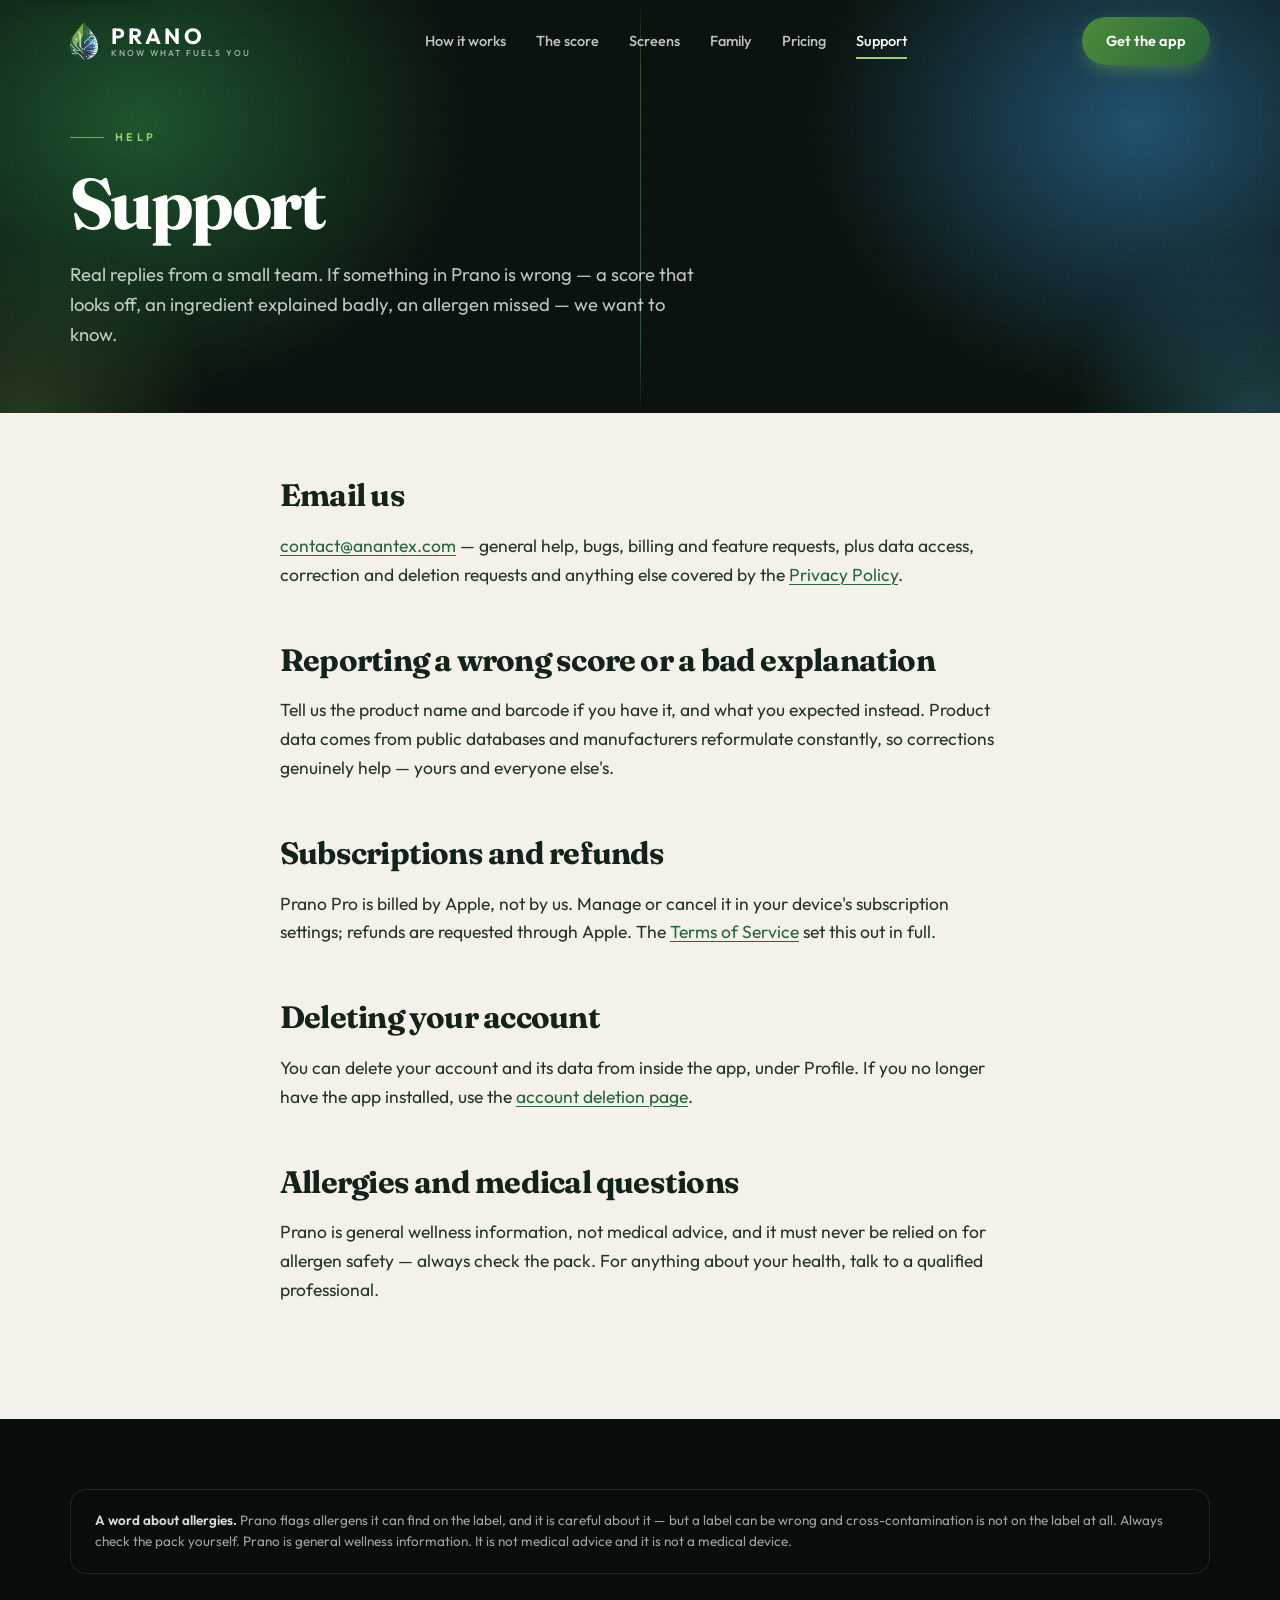
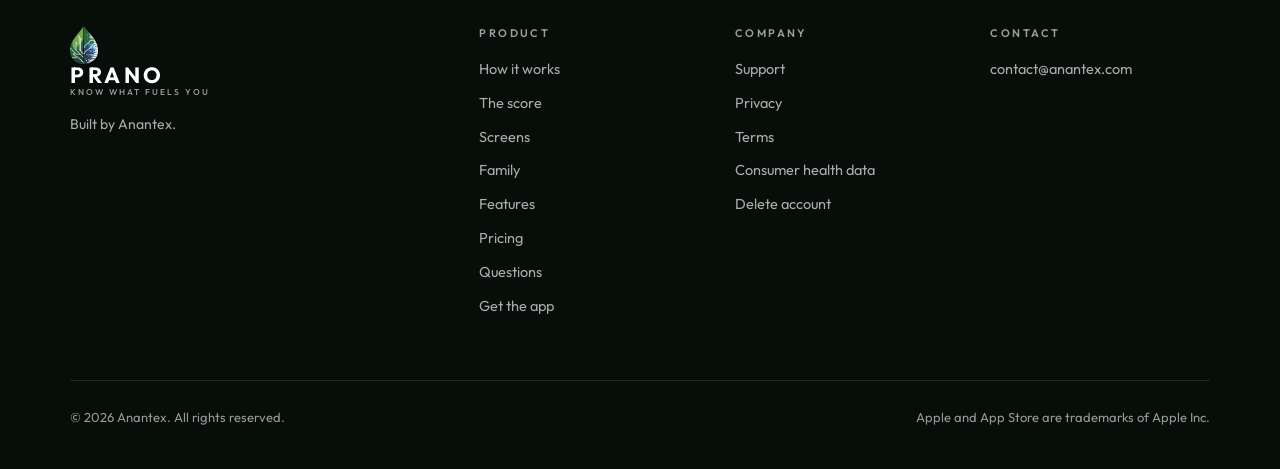
<file: support/index.html>
<!doctype html>
<html lang="en">
<head>
<meta charset="utf-8">
<meta name="viewport" content="width=device-width, initial-scale=1">
<title>Support — Prano</title>
<meta name="description" content="How to get help with Prano: report a wrong score or a missed allergen, ask about billing or a subscription, delete your account, or reach a human.">
<link rel="canonical" href="https://pranoapp.com/support/">
<meta name="theme-color" content="#0A120D">
<meta property="og:type" content="website">
<meta property="og:site_name" content="Prano">
<meta property="og:locale" content="en_US">
<meta property="og:url" content="https://pranoapp.com/support/">
<meta property="og:title" content="Support — Prano">
<meta property="og:description" content="How to get help with Prano: report a wrong score or a missed allergen, ask about billing or a subscription, delete your account, or reach a human.">
<meta property="og:image" content="https://pranoapp.com/assets/og/og-support.jpg">
<meta property="og:image:width" content="1200">
<meta property="og:image:height" content="630">
<meta property="og:image:alt" content="Prano Support — real replies from a small team">
<meta name="twitter:card" content="summary_large_image">
<meta name="twitter:title" content="Support — Prano">
<meta name="twitter:description" content="How to get help with Prano: report a wrong score or a missed allergen, ask about billing or a subscription, delete your account, or reach a human.">
<meta name="twitter:image" content="https://pranoapp.com/assets/og/og-support.jpg">
<meta name="twitter:image:alt" content="Prano Support — real replies from a small team">
<link rel="icon" href="/favicon.ico" sizes="48x48">
<link rel="icon" href="/assets/icon-32.png" type="image/png" sizes="32x32">
<link rel="apple-touch-icon" href="/assets/apple-touch-icon.png">
<link rel="manifest" href="/site.webmanifest">
<link rel="preload" href="/assets/fonts/outfit-latin.woff2" as="font" type="font/woff2" crossorigin>
<link rel="preload" href="/assets/fonts/fraunces-latin.woff2" as="font" type="font/woff2" crossorigin>
<link rel="stylesheet" href="/assets/site.css">
</head>
<body>
<a class="skip" href="#main">Skip to content</a>
<header class="phead">
  <div class="side"></div><div class="seam"></div><div class="grain"></div>
  <nav class="snav" aria-label="Primary"><div class="wrap">
    <a class="lock" href="/"><img src="/assets/prano-mark.webp" width="28" height="38" alt=""><span class="lk"><b>PRANO</b><small>Know What Fuels You</small></span></a>
    <div class="nlinks"><a href="/#how">How it works</a><a href="/#score">The score</a><a href="/#see">Screens</a><a href="/#family">Family</a><a href="/#pricing">Pricing</a><a href="/support/" aria-current="page">Support</a></div>
    <a class="ncta" href="/app/">Get the app</a>
    <button class="burger" id="burger" type="button" aria-expanded="false" aria-controls="mnav" aria-label="Open menu">
      <span></span><span></span><span></span>
    </button>
  </div></nav>
  <div class="mnav" id="mnav" hidden>
    <a href="/#how">How it works<small>Scan, score, why, swap</small></a>
    <a href="/#score">The score<small>Arithmetic, not a vibe</small></a>
    <a href="/#see">Screens<small>See the real app</small></a>
    <a href="/#pricing">Pricing<small>Free, and Pro from $5/mo</small></a>
    <a href="/#faq">Questions<small>Before you download</small></a>
    <a href="/support/">Support<small>Real replies from a small team</small></a>
    <a class="mcta" href="/app/">Get the app</a>
    <div class="mfoot"><a href="/privacy/">Privacy</a> · <a href="/terms/">Terms</a> · <a href="/delete-account/">Delete account</a></div>
  </div>
  <div class="wrap phero">
    <div class="eyebrow"><i></i>Help</div>
    <h1 class="dsp">Support</h1>
    <p class="lede">Real replies from a small team. If something in Prano is wrong — a score that
looks off, an ingredient explained badly, an allergen missed — we want to know.</p>
  </div>
</header>
<main id="main" class="wrap prose">
<h2>Email us</h2>
<p><a href="mailto:contact@anantex.com">contact@anantex.com</a> — general help, bugs, billing
and feature requests, plus data access, correction and deletion requests and anything else
covered by the <a href="/privacy">Privacy Policy</a>.</p>

<h2>Reporting a wrong score or a bad explanation</h2>
<p>Tell us the product name and barcode if you have it, and what you expected instead. Product
data comes from public databases and manufacturers reformulate constantly, so corrections
genuinely help — yours and everyone else's.</p>

<h2>Subscriptions and refunds</h2>
<p>Prano Pro is billed by Apple, not by us. Manage or cancel it in your device's subscription
settings; refunds are requested through Apple. The <a href="/terms">Terms of Service</a> set
this out in full.</p>

<h2>Deleting your account</h2>
<p>You can delete your account and its data from inside the app, under Profile. If you no longer
have the app installed, use the <a href="/delete-account">account deletion page</a>.</p>

<h2>Allergies and medical questions</h2>
<p>Prano is general wellness information, not medical advice, and it must never be relied on for
allergen safety — always check the pack. For anything about your health, talk to a qualified
professional.</p>
</main>
<button class="totop" id="totop" type="button" aria-label="Back to top">
  <svg viewBox="0 0 24 24" aria-hidden="true"><path d="M12 19V5"/><path d="M5 12l7-7 7 7"/></svg>
</button>
<script src="/assets/site.js" defer></script>
<footer>
  <div class="wrap">
    <div class="fdisc">
      <b>A word about allergies.</b> Prano flags allergens it can find on the label, and it is careful about it —
      but a label can be wrong and cross-contamination is not on the label at all. Always check the pack yourself.
      Prano is general wellness information. It is not medical advice and it is not a medical device.
    </div>
    <div class="fgrd">
      <div>
        <a class="lock" href="/" style="margin-bottom:16px"><img src="/assets/prano-mark.webp" width="28" height="38" alt="" loading="lazy"><span class="lk"><b>PRANO</b><small>Know What Fuels You</small></span></a>
        <p style="margin:0;max-width:320px;font-size:14px;line-height:1.6">Built by Anantex.</p>
      </div>
      <div><h2 class="fh">Product</h2><a href="/#how">How it works</a><a href="/#score">The score</a><a href="/#see">Screens</a><a href="/#family">Family</a><a href="/#features">Features</a><a href="/#pricing">Pricing</a><a href="/#faq">Questions</a><a href="/app/">Get the app</a></div>
      <div><h2 class="fh">Company</h2><a href="/support/">Support</a><a href="/privacy/">Privacy</a><a href="/terms/">Terms</a><a href="/consumer-health-data-privacy/">Consumer health data</a><a href="/delete-account/">Delete account</a></div>
      <div><h2 class="fh">Contact</h2><a href="mailto:contact@anantex.com">contact@anantex.com</a></div>
    </div>
    <div class="fbot">
      <span>© 2026 Anantex. All rights reserved.</span>
      <span>Apple and App Store are trademarks of Apple Inc.</span>
    </div>
  </div>
</footer>
<!-- Cloudflare Web Analytics: cookieless, no personal data -->
<script defer src="https://static.cloudflareinsights.com/beacon.min.js" data-cf-beacon='{"token":"406439c522e84e0785af51428df197a8"}'></script>
</body>
</html>
</file>
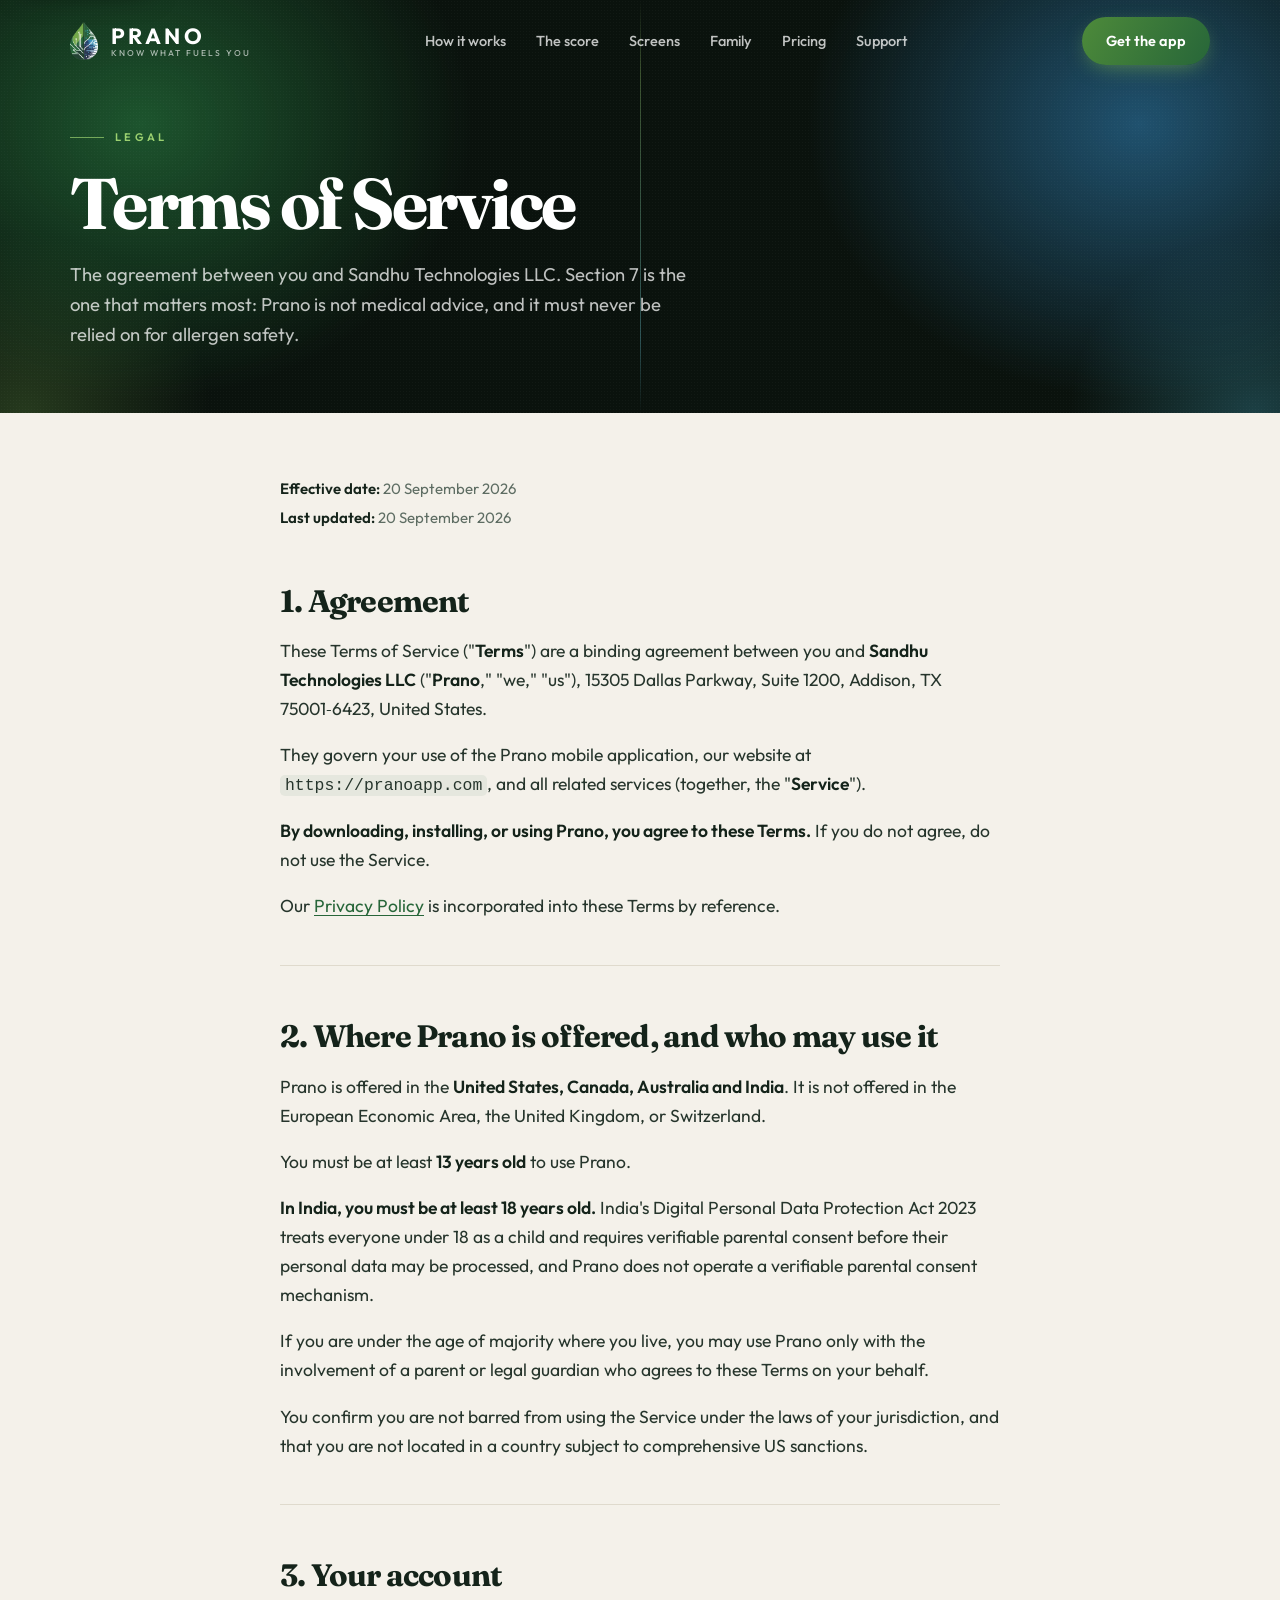
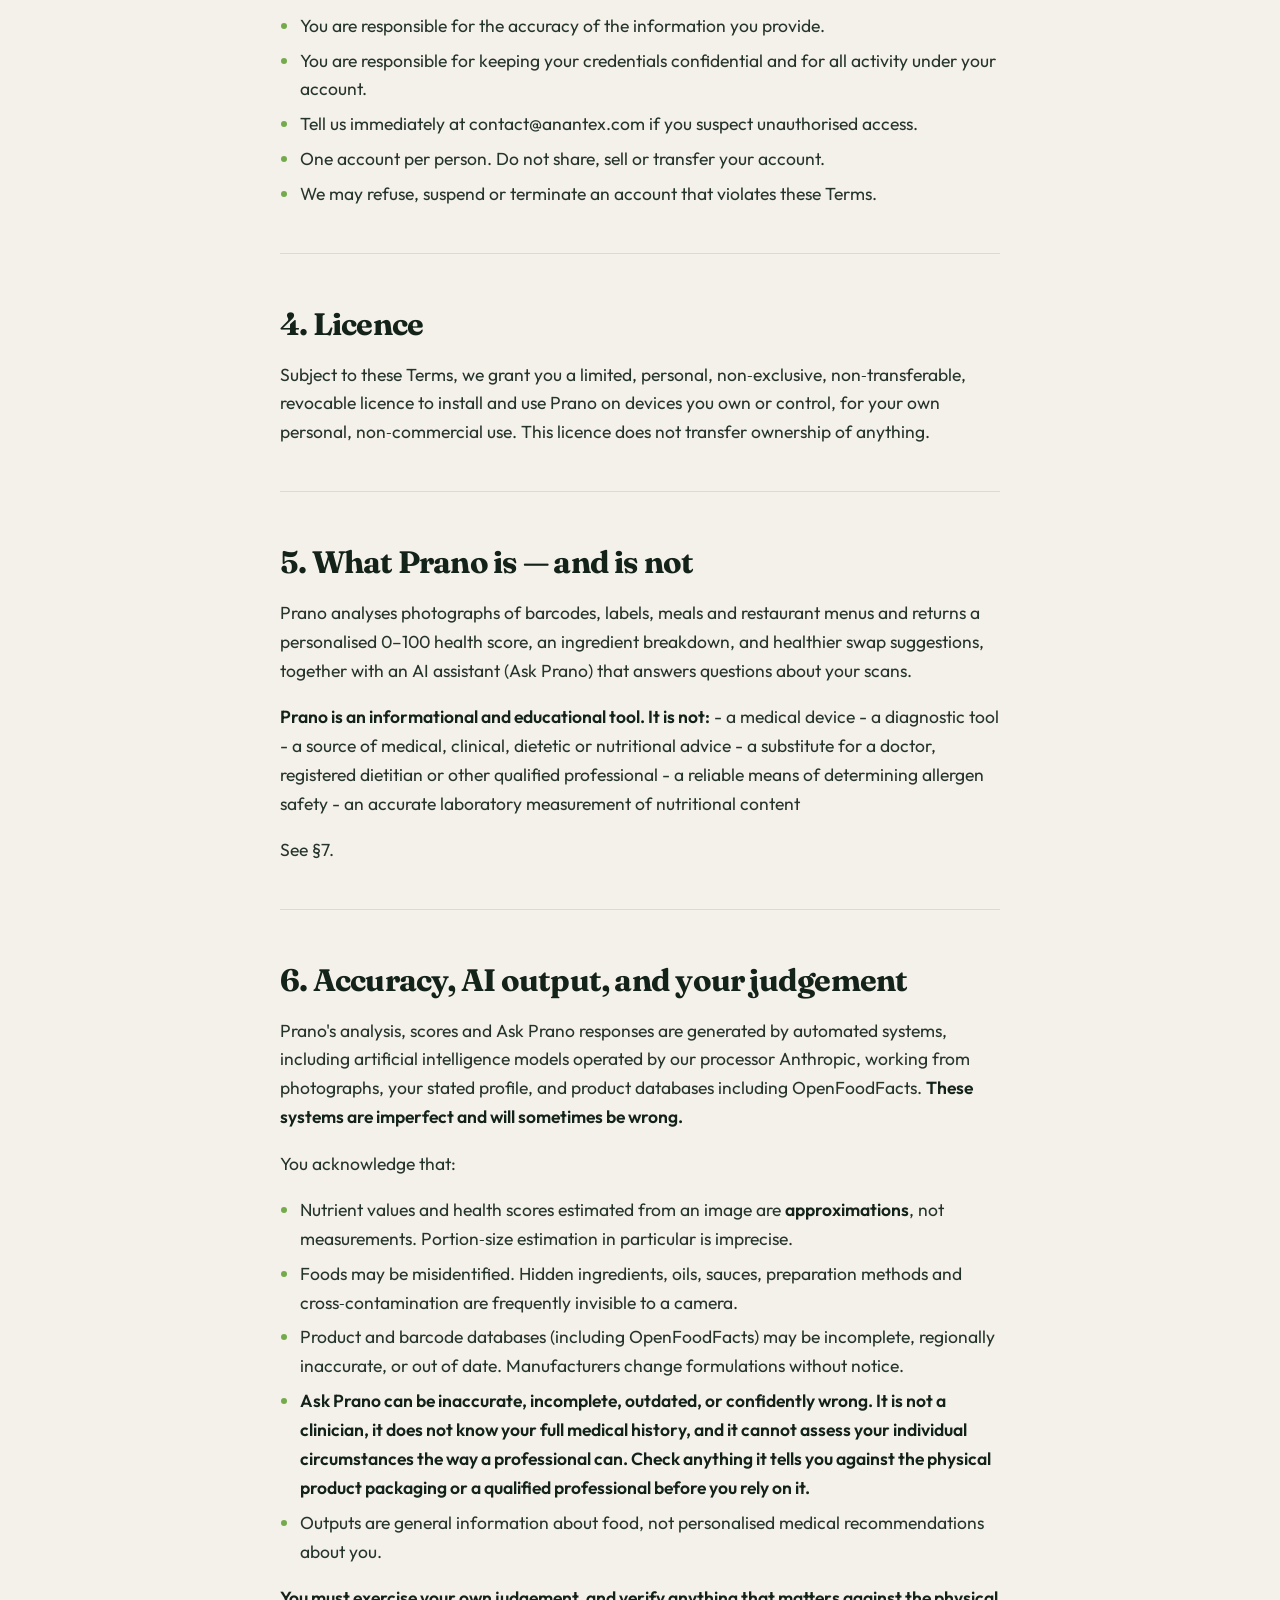
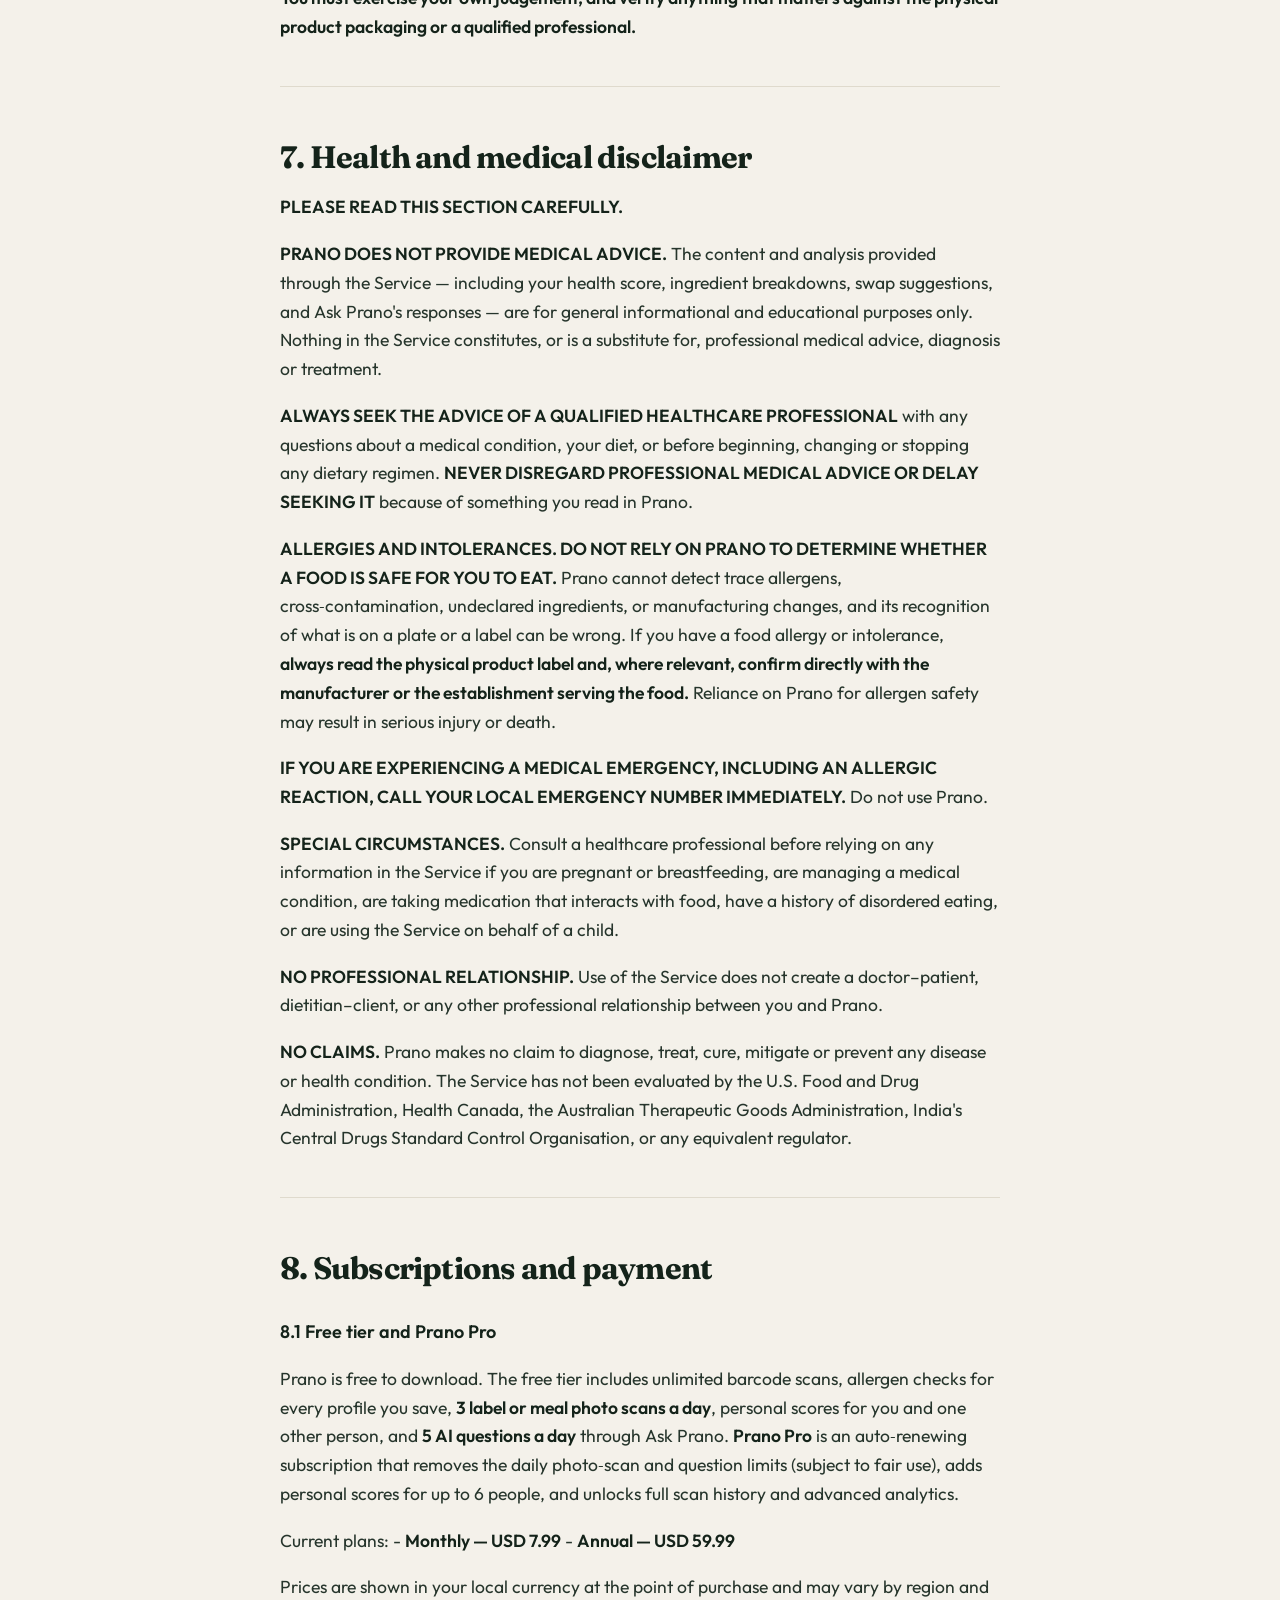
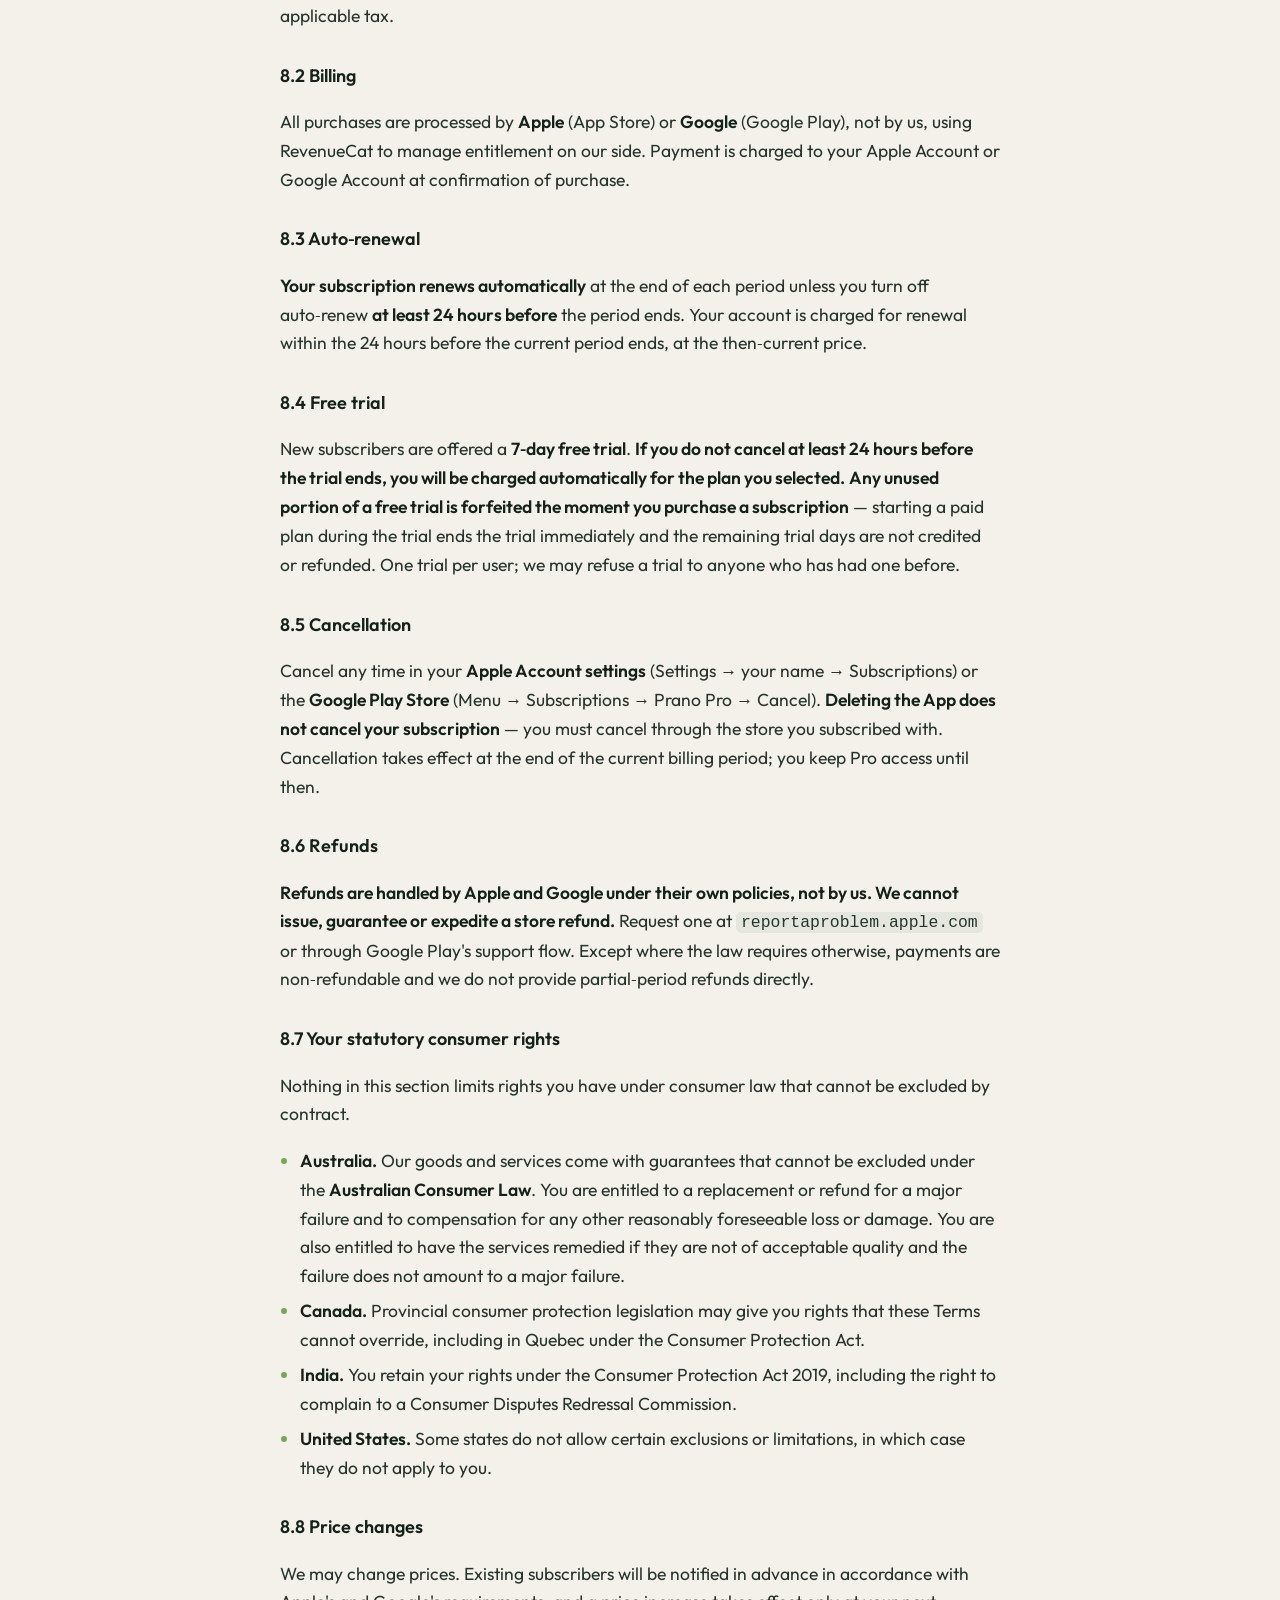
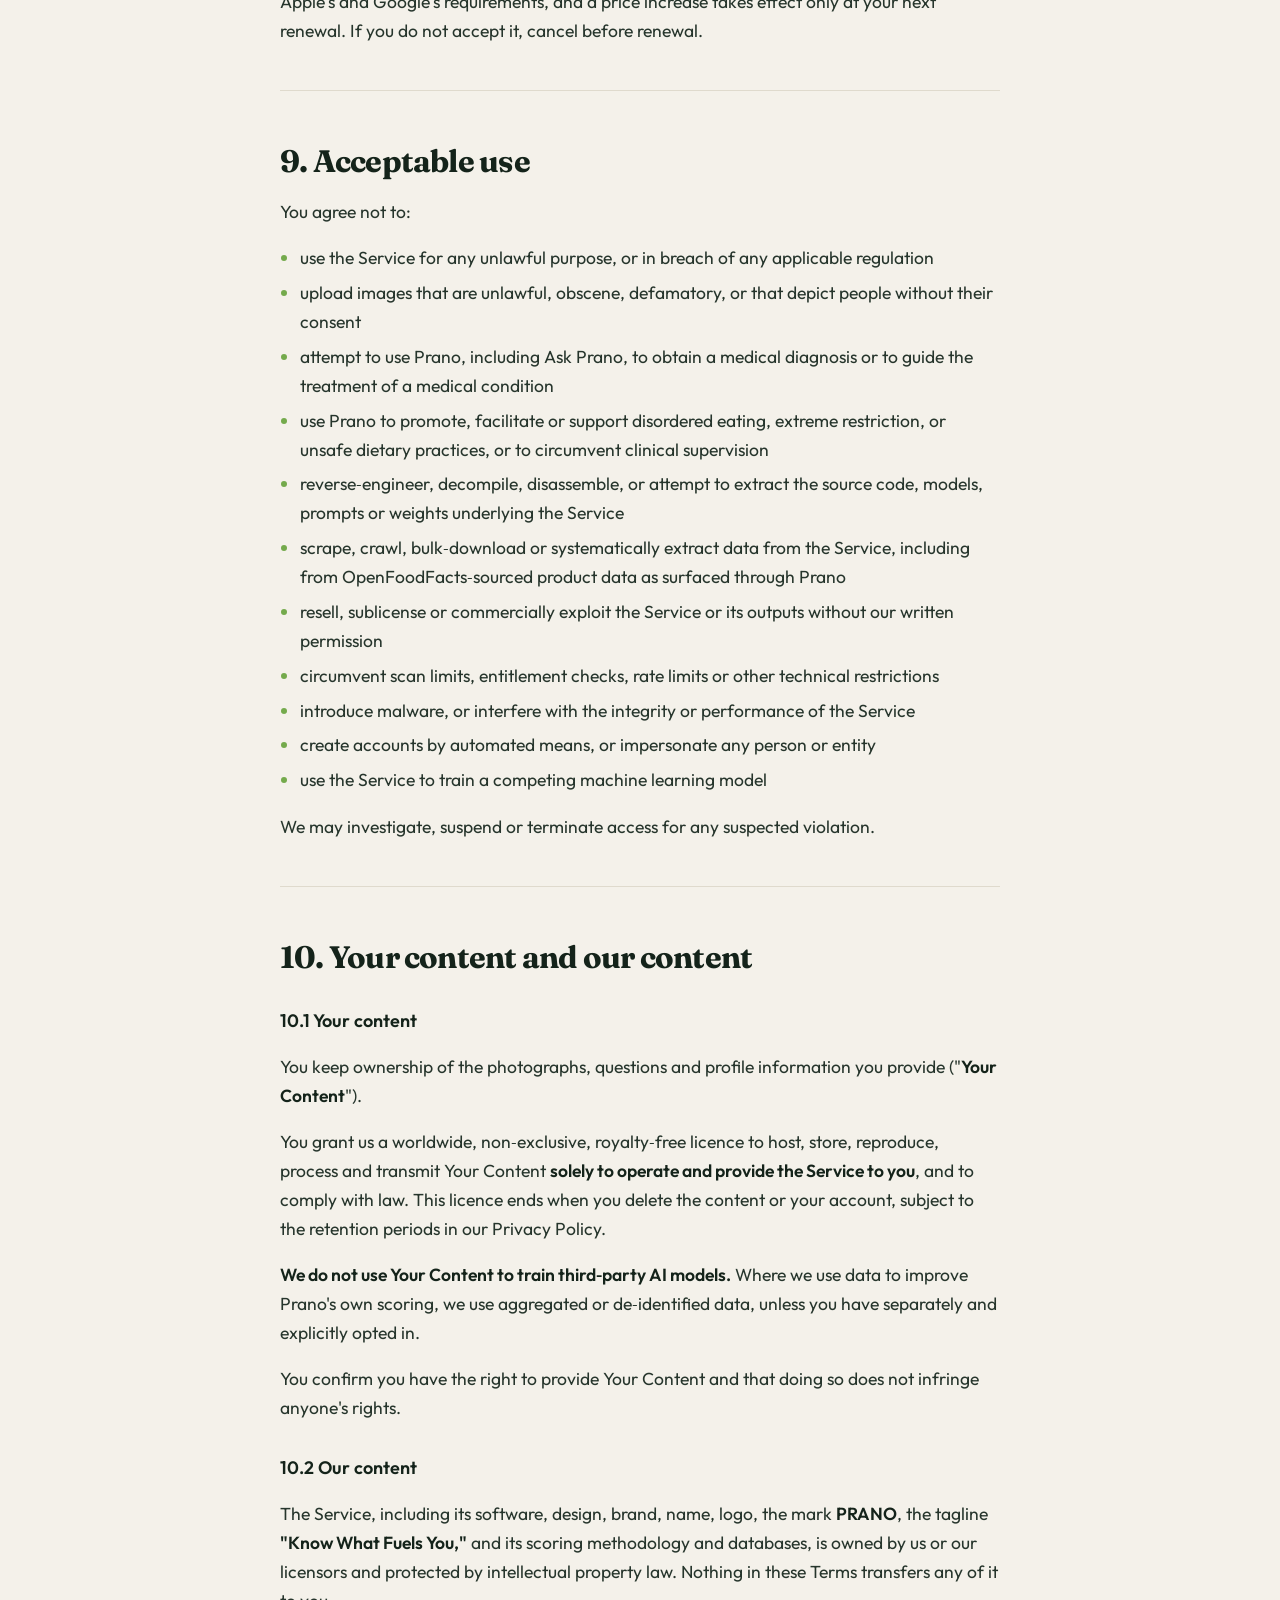
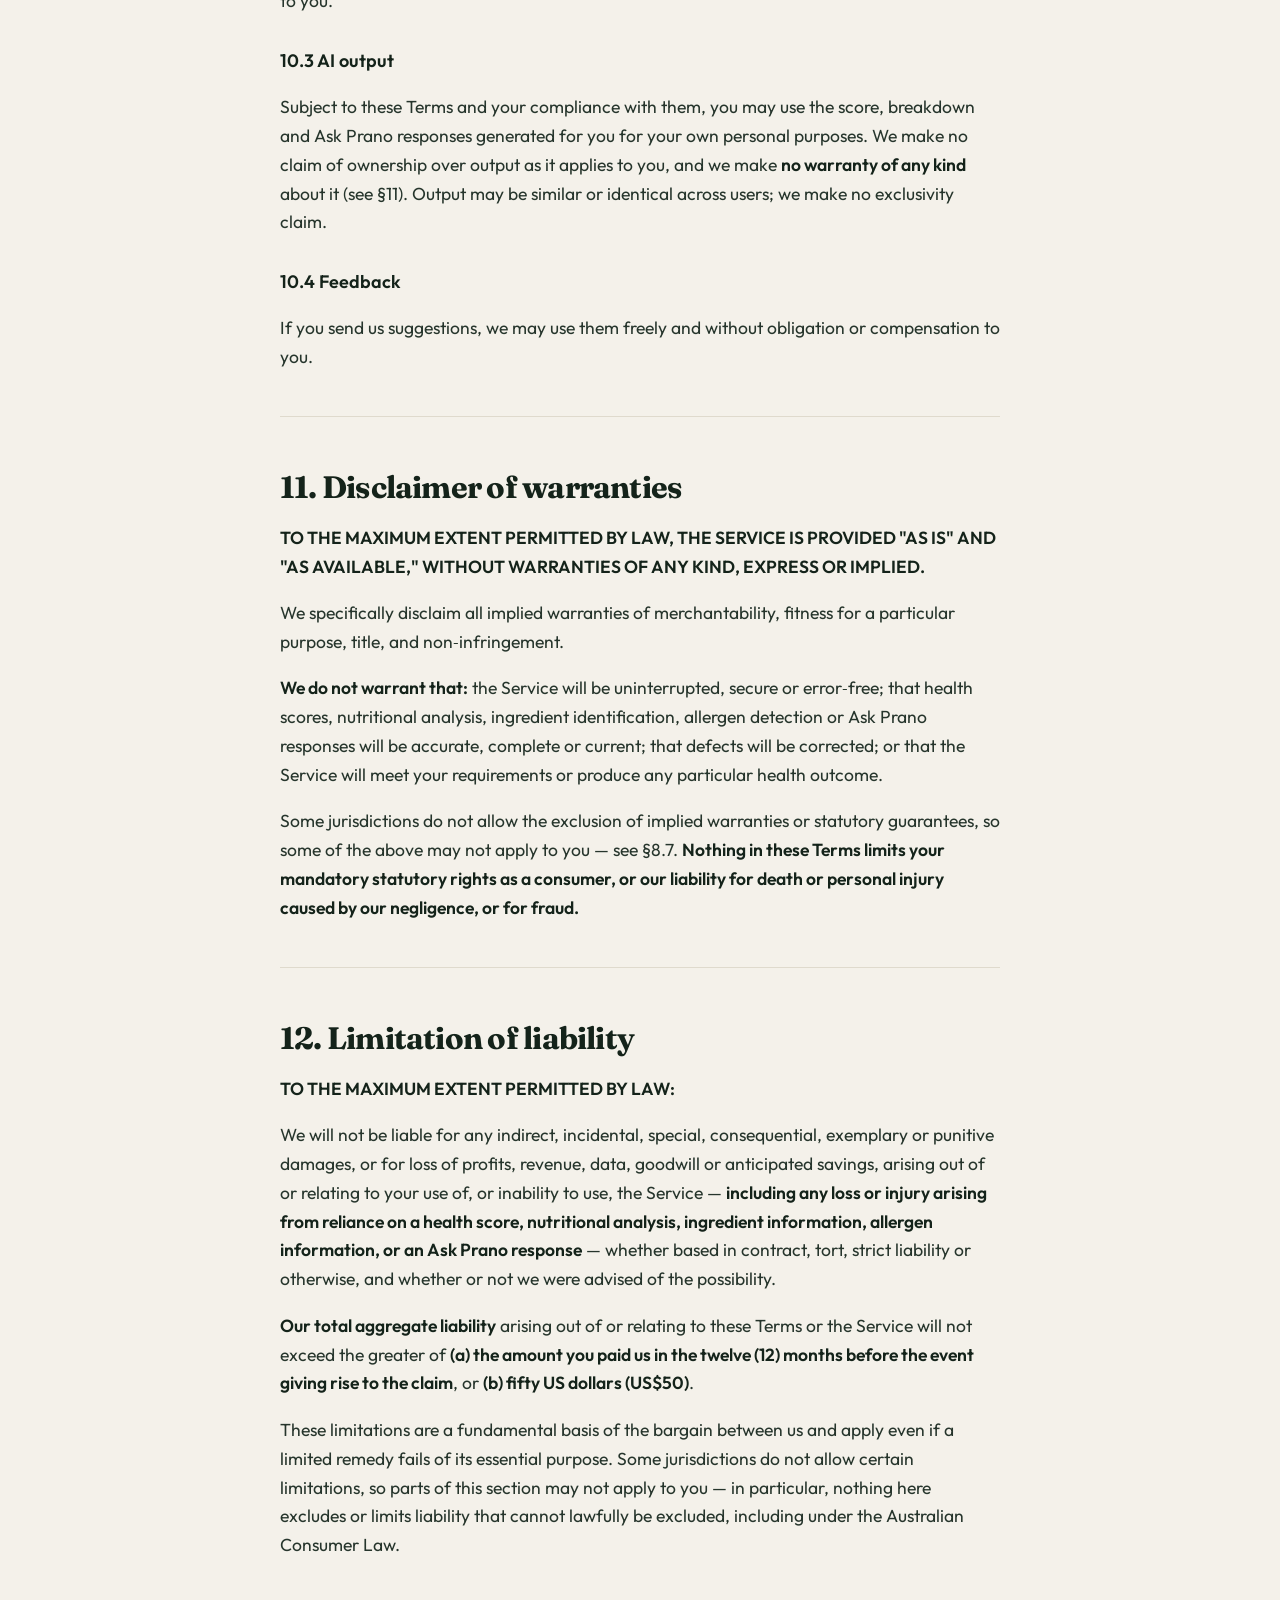
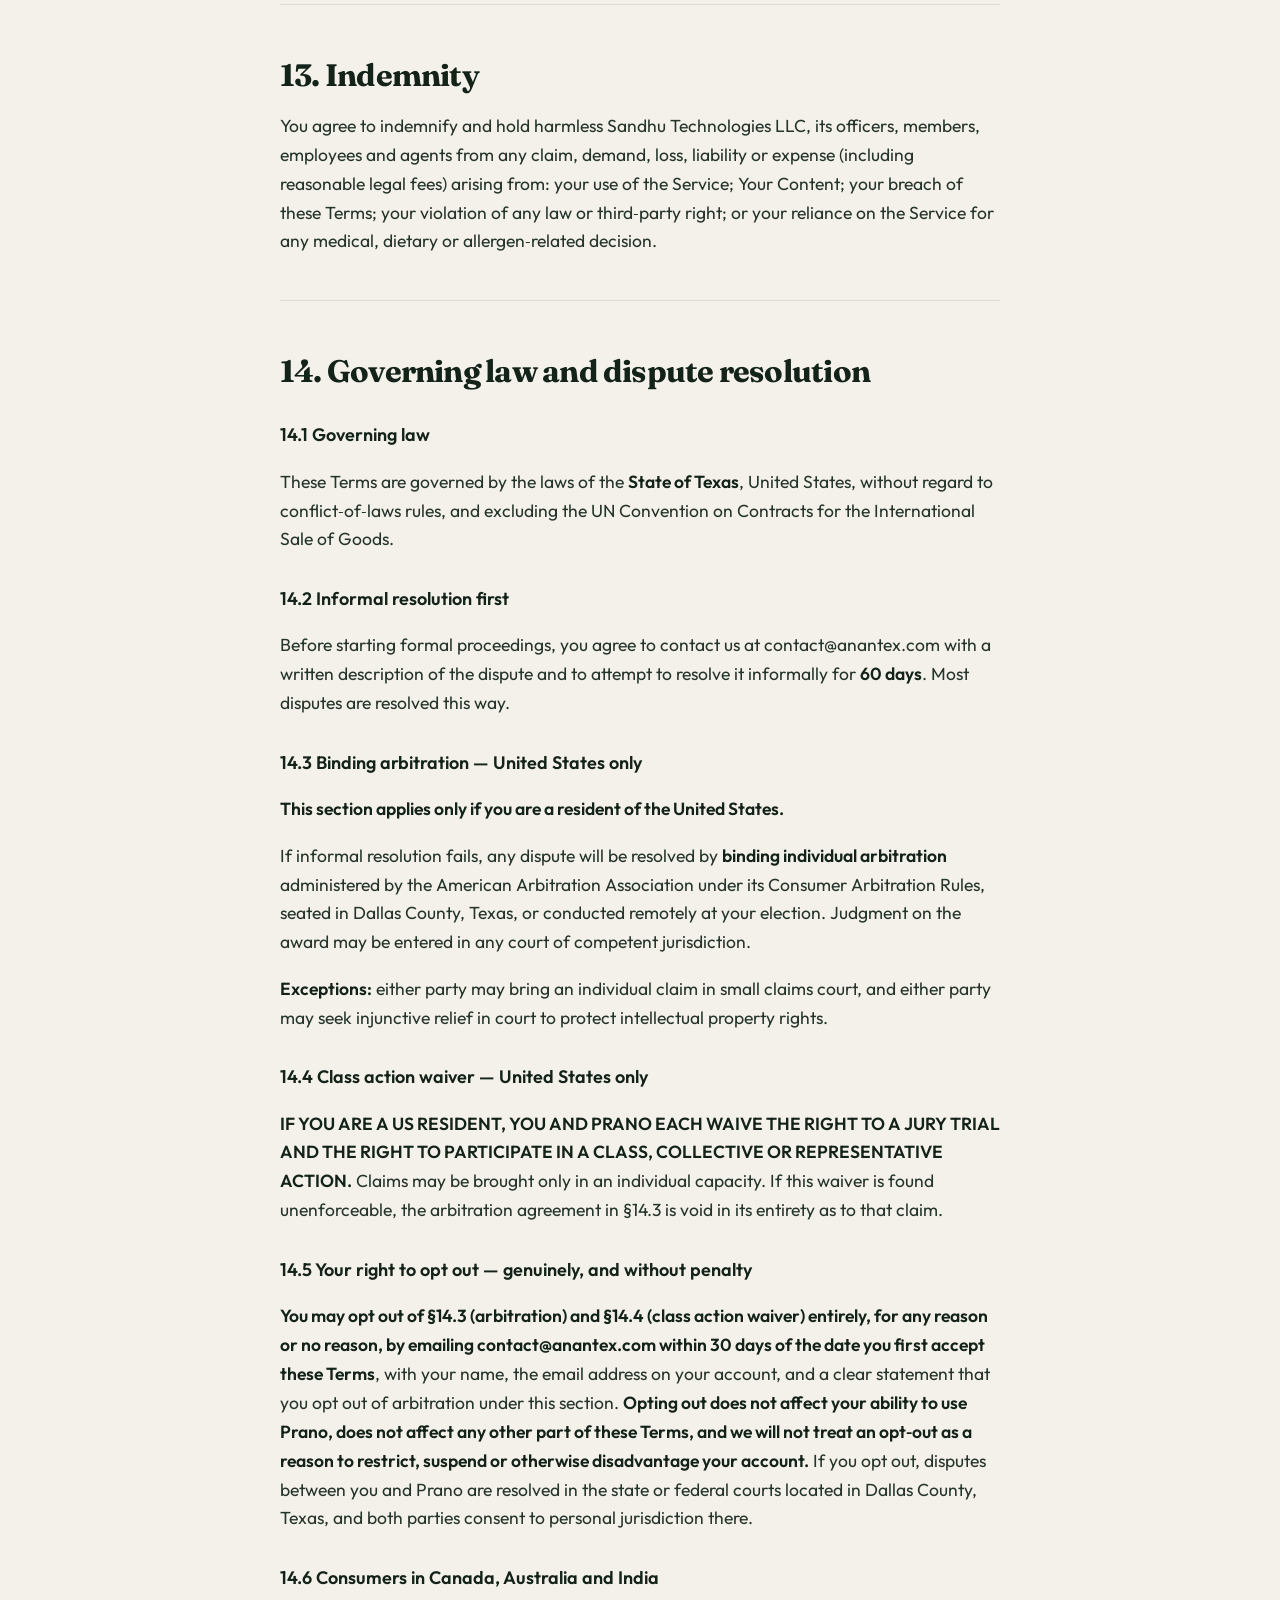
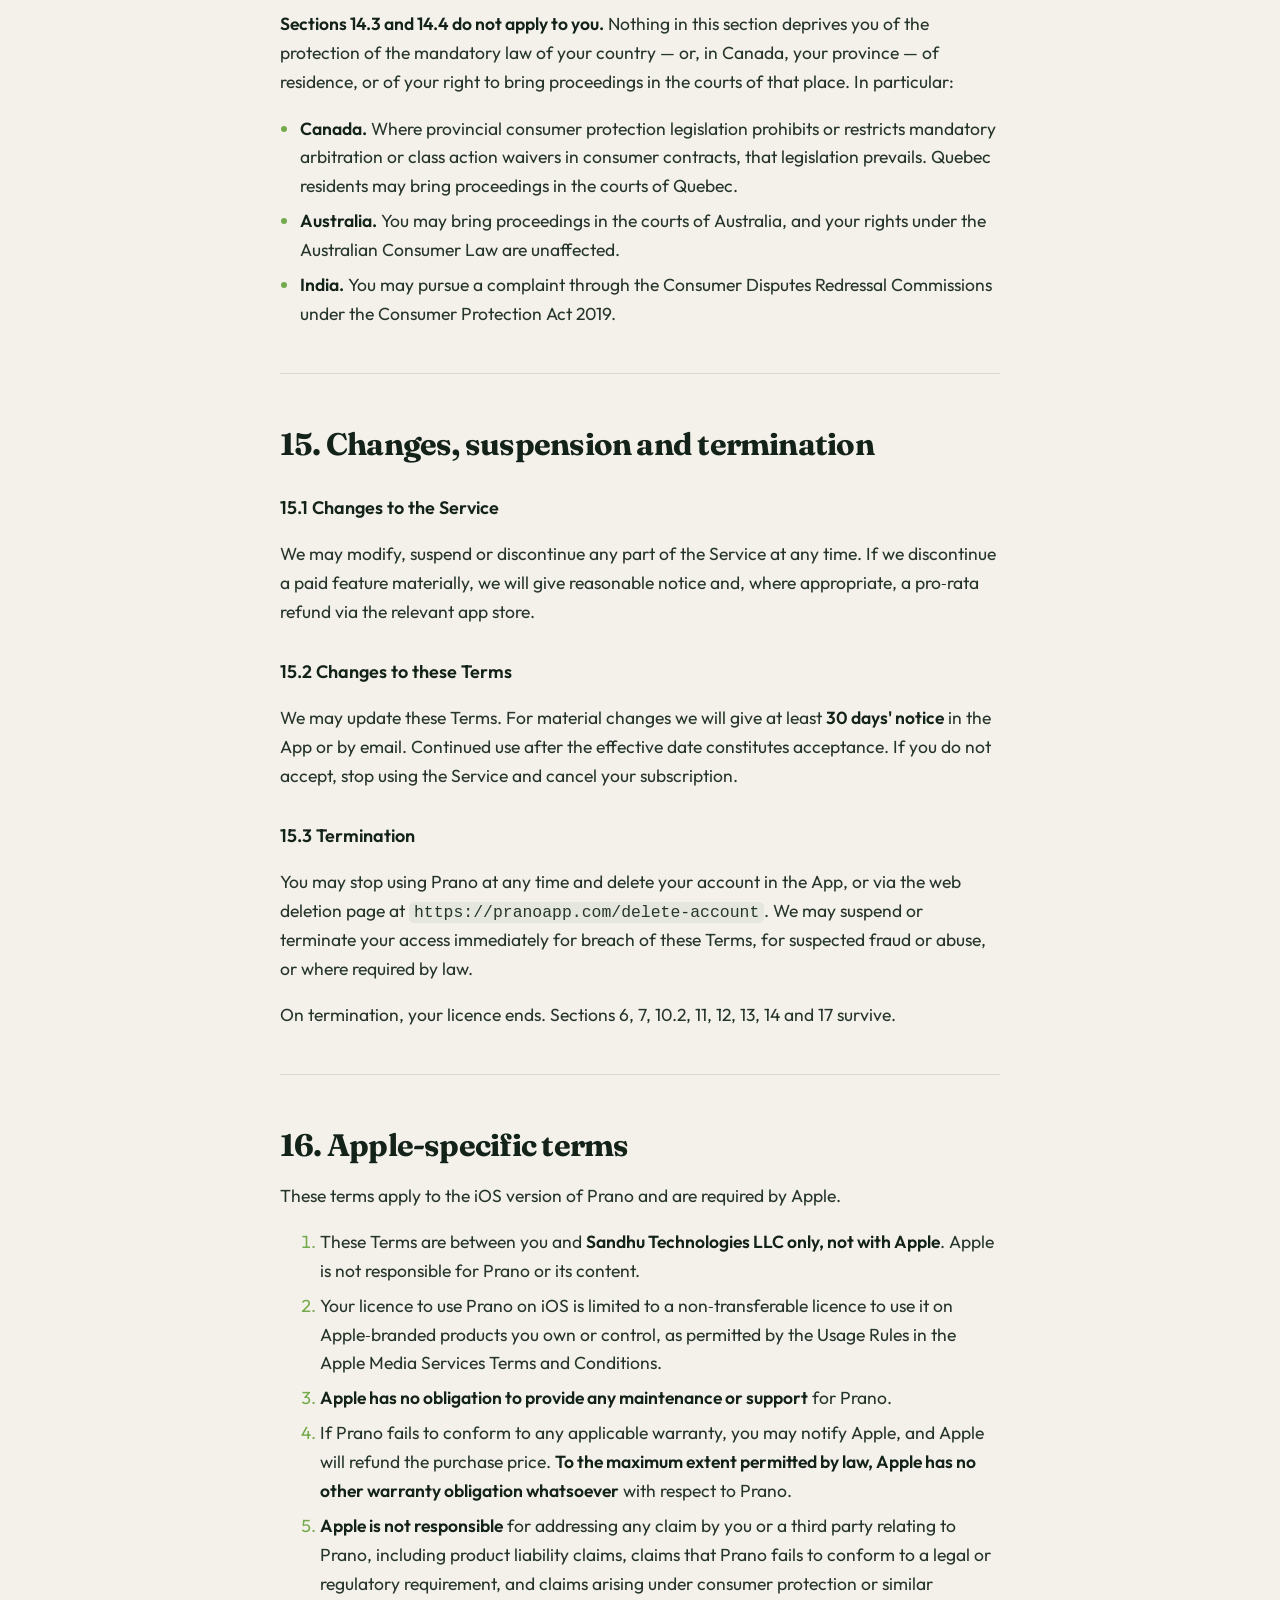
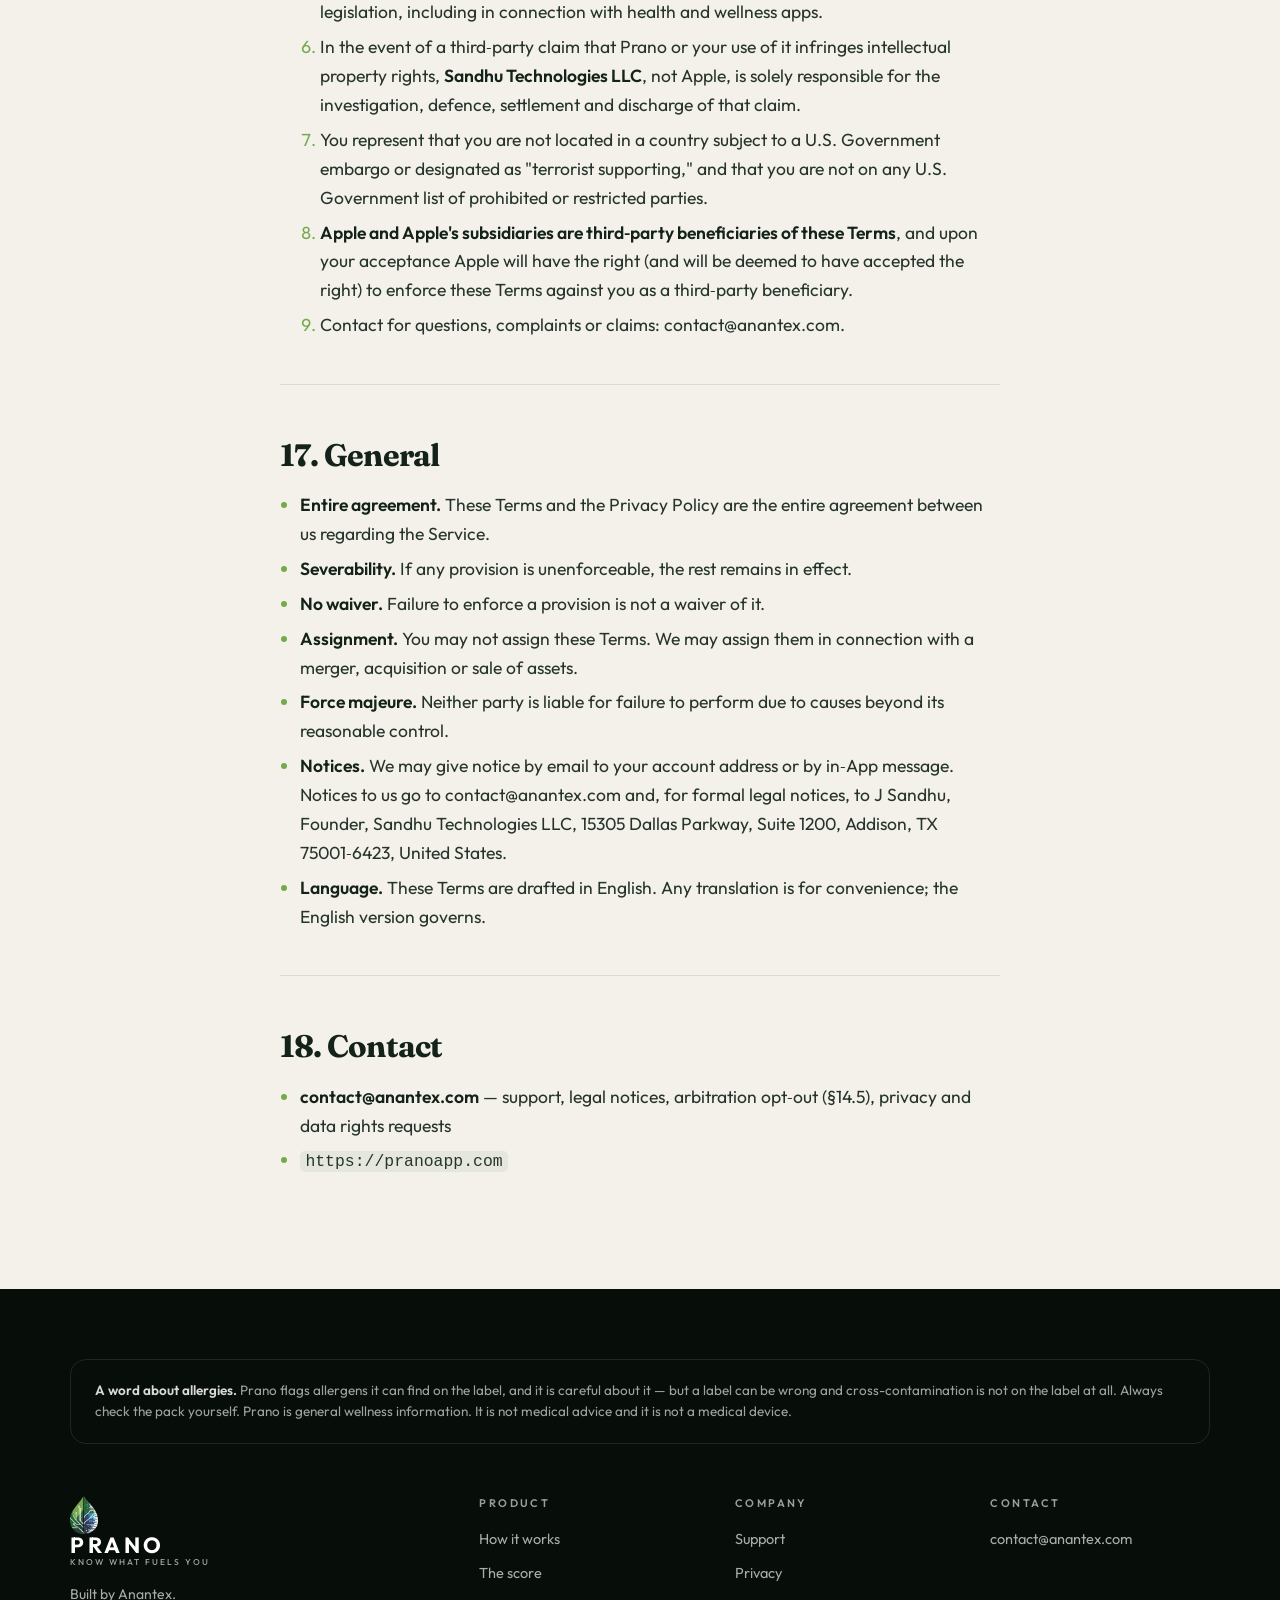
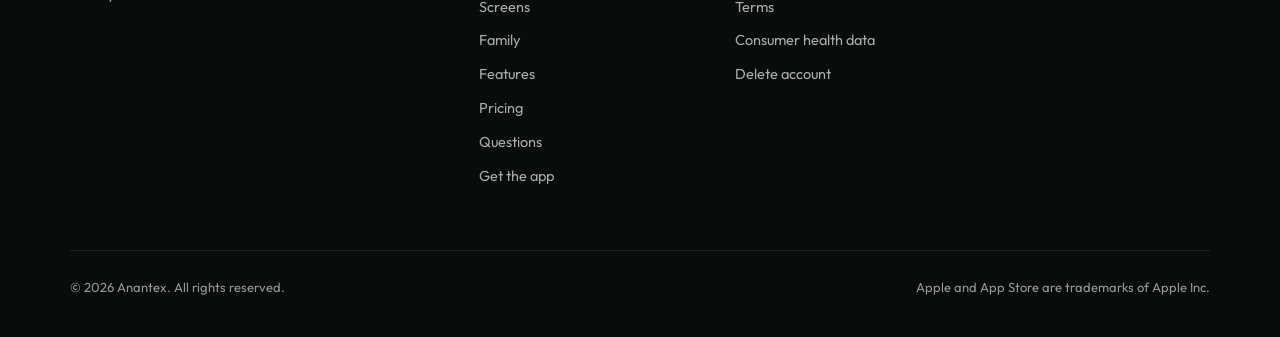
<file: terms/index.html>
<!doctype html>
<html lang="en">
<head>
<meta charset="utf-8">
<meta name="viewport" content="width=device-width, initial-scale=1">
<title>Terms of Service — Prano</title>
<meta name="description" content="The agreement between you and Sandhu Technologies LLC for using Prano, including the health disclaimer, subscription terms and dispute resolution.">
<link rel="canonical" href="https://pranoapp.com/terms/">
<meta name="theme-color" content="#0A120D">
<meta property="og:type" content="website">
<meta property="og:site_name" content="Prano">
<meta property="og:locale" content="en_US">
<meta property="og:url" content="https://pranoapp.com/terms/">
<meta property="og:title" content="Terms of Service — Prano">
<meta property="og:description" content="The agreement between you and Sandhu Technologies LLC for using Prano, including the health disclaimer, subscription terms and dispute resolution.">
<meta property="og:image" content="https://pranoapp.com/assets/og/og-terms.jpg">
<meta property="og:image:width" content="1200">
<meta property="og:image:height" content="630">
<meta property="og:image:alt" content="Prano Terms of Service">
<meta name="twitter:card" content="summary_large_image">
<meta name="twitter:title" content="Terms of Service — Prano">
<meta name="twitter:description" content="The agreement between you and Sandhu Technologies LLC for using Prano, including the health disclaimer, subscription terms and dispute resolution.">
<meta name="twitter:image" content="https://pranoapp.com/assets/og/og-terms.jpg">
<meta name="twitter:image:alt" content="Prano Terms of Service">
<link rel="icon" href="/favicon.ico" sizes="48x48">
<link rel="icon" href="/assets/icon-32.png" type="image/png" sizes="32x32">
<link rel="apple-touch-icon" href="/assets/apple-touch-icon.png">
<link rel="manifest" href="/site.webmanifest">
<link rel="preload" href="/assets/fonts/outfit-latin.woff2" as="font" type="font/woff2" crossorigin>
<link rel="preload" href="/assets/fonts/fraunces-latin.woff2" as="font" type="font/woff2" crossorigin>
<link rel="stylesheet" href="/assets/site.css">
<style>.prose .meta{font-size:15px;color:#5E6D63;margin:0 0 4px}.prose .meta+.meta{margin-bottom:26px}</style>
</head>
<body>
<a class="skip" href="#main">Skip to content</a>
<header class="phead">
  <div class="side"></div><div class="seam"></div><div class="grain"></div>
  <nav class="snav" aria-label="Primary"><div class="wrap">
    <a class="lock" href="/"><img src="/assets/prano-mark.webp" width="28" height="38" alt=""><span class="lk"><b>PRANO</b><small>Know What Fuels You</small></span></a>
    <div class="nlinks"><a href="/#how">How it works</a><a href="/#score">The score</a><a href="/#see">Screens</a><a href="/#family">Family</a><a href="/#pricing">Pricing</a><a href="/support/">Support</a></div>
    <a class="ncta" href="/app/">Get the app</a>
    <button class="burger" id="burger" type="button" aria-expanded="false" aria-controls="mnav" aria-label="Open menu">
      <span></span><span></span><span></span>
    </button>
  </div></nav>
  <div class="mnav" id="mnav" hidden>
    <a href="/#how">How it works<small>Scan, score, why, swap</small></a>
    <a href="/#score">The score<small>Arithmetic, not a vibe</small></a>
    <a href="/#see">Screens<small>See the real app</small></a>
    <a href="/#pricing">Pricing<small>Free, and Pro from $5/mo</small></a>
    <a href="/#faq">Questions<small>Before you download</small></a>
    <a href="/support/">Support<small>Real replies from a small team</small></a>
    <a class="mcta" href="/app/">Get the app</a>
    <div class="mfoot"><a href="/privacy/">Privacy</a> · <a href="/terms/">Terms</a> · <a href="/delete-account/">Delete account</a></div>
  </div>
  <div class="wrap phero">
    <div class="eyebrow"><i></i>Legal</div>
    <h1 class="dsp">Terms of Service</h1>
    <p class="lede">The agreement between you and Sandhu Technologies LLC. Section 7 is the one that matters most: Prano is not medical advice, and it must never be relied on for allergen safety.</p>
  </div>
</header>
<main id="main" class="wrap prose">
<p class="meta"><strong>Effective date:</strong> 20 September 2026</p>
<p class="meta"><strong>Last updated:</strong> 20 September 2026</p>
<h2>1. Agreement</h2>
<p>These Terms of Service ("<strong>Terms</strong>") are a binding agreement between you and <strong>Sandhu Technologies LLC</strong> ("<strong>Prano</strong>," "we," "us"), 15305 Dallas Parkway, Suite 1200, Addison, TX 75001‑6423, United States.</p>
<p>They govern your use of the Prano mobile application, our website at <code>https://pranoapp.com</code>, and all related services (together, the "<strong>Service</strong>").</p>
<p><strong>By downloading, installing, or using Prano, you agree to these Terms.</strong> If you do not agree, do not use the Service.</p>
<p>Our <a href="https://pranoapp.com/privacy">Privacy Policy</a> is incorporated into these Terms by reference.</p>
<hr />
<h2>2. Where Prano is offered, and who may use it</h2>
<p>Prano is offered in the <strong>United States, Canada, Australia and India</strong>. It is not offered in the European Economic Area, the United Kingdom, or Switzerland.</p>
<p>You must be at least <strong>13 years old</strong> to use Prano.</p>
<p><strong>In India, you must be at least 18 years old.</strong> India's Digital Personal Data Protection Act 2023 treats everyone under 18 as a child and requires verifiable parental consent before their personal data may be processed, and Prano does not operate a verifiable parental consent mechanism.</p>
<p>If you are under the age of majority where you live, you may use Prano only with the involvement of a parent or legal guardian who agrees to these Terms on your behalf.</p>
<p>You confirm you are not barred from using the Service under the laws of your jurisdiction, and that you are not located in a country subject to comprehensive US sanctions.</p>
<hr />
<h2>3. Your account</h2>
<ul>
<li>You are responsible for the accuracy of the information you provide.</li>
<li>You are responsible for keeping your credentials confidential and for all activity under your account.</li>
<li>Tell us immediately at contact@anantex.com if you suspect unauthorised access.</li>
<li>One account per person. Do not share, sell or transfer your account.</li>
<li>We may refuse, suspend or terminate an account that violates these Terms.</li>
</ul>
<hr />
<h2>4. Licence</h2>
<p>Subject to these Terms, we grant you a limited, personal, non‑exclusive, non‑transferable, revocable licence to install and use Prano on devices you own or control, for your own personal, non‑commercial use. This licence does not transfer ownership of anything.</p>
<hr />
<h2>5. What Prano is — and is not</h2>
<p>Prano analyses photographs of barcodes, labels, meals and restaurant menus and returns a personalised 0–100 health score, an ingredient breakdown, and healthier swap suggestions, together with an AI assistant (Ask Prano) that answers questions about your scans.</p>
<p><strong>Prano is an informational and educational tool. It is not:</strong>
- a medical device
- a diagnostic tool
- a source of medical, clinical, dietetic or nutritional advice
- a substitute for a doctor, registered dietitian or other qualified professional
- a reliable means of determining allergen safety
- an accurate laboratory measurement of nutritional content</p>
<p>See §7.</p>
<hr />
<h2>6. Accuracy, AI output, and your judgement</h2>
<p>Prano's analysis, scores and Ask Prano responses are generated by automated systems, including artificial intelligence models operated by our processor Anthropic, working from photographs, your stated profile, and product databases including OpenFoodFacts. <strong>These systems are imperfect and will sometimes be wrong.</strong></p>
<p>You acknowledge that:</p>
<ul>
<li>Nutrient values and health scores estimated from an image are <strong>approximations</strong>, not measurements. Portion‑size estimation in particular is imprecise.</li>
<li>Foods may be misidentified. Hidden ingredients, oils, sauces, preparation methods and cross‑contamination are frequently invisible to a camera.</li>
<li>Product and barcode databases (including OpenFoodFacts) may be incomplete, regionally inaccurate, or out of date. Manufacturers change formulations without notice.</li>
<li><strong>Ask Prano can be inaccurate, incomplete, outdated, or confidently wrong. It is not a clinician, it does not know your full medical history, and it cannot assess your individual circumstances the way a professional can. Check anything it tells you against the physical product packaging or a qualified professional before you rely on it.</strong></li>
<li>Outputs are general information about food, not personalised medical recommendations about you.</li>
</ul>
<p><strong>You must exercise your own judgement, and verify anything that matters against the physical product packaging or a qualified professional.</strong></p>
<hr />
<h2>7. Health and medical disclaimer</h2>
<p><strong>PLEASE READ THIS SECTION CAREFULLY.</strong></p>
<p><strong>PRANO DOES NOT PROVIDE MEDICAL ADVICE.</strong> The content and analysis provided through the Service — including your health score, ingredient breakdowns, swap suggestions, and Ask Prano's responses — are for general informational and educational purposes only. Nothing in the Service constitutes, or is a substitute for, professional medical advice, diagnosis or treatment.</p>
<p><strong>ALWAYS SEEK THE ADVICE OF A QUALIFIED HEALTHCARE PROFESSIONAL</strong> with any questions about a medical condition, your diet, or before beginning, changing or stopping any dietary regimen. <strong>NEVER DISREGARD PROFESSIONAL MEDICAL ADVICE OR DELAY SEEKING IT</strong> because of something you read in Prano.</p>
<p><strong>ALLERGIES AND INTOLERANCES. DO NOT RELY ON PRANO TO DETERMINE WHETHER A FOOD IS SAFE FOR YOU TO EAT.</strong> Prano cannot detect trace allergens, cross‑contamination, undeclared ingredients, or manufacturing changes, and its recognition of what is on a plate or a label can be wrong. If you have a food allergy or intolerance, <strong>always read the physical product label and, where relevant, confirm directly with the manufacturer or the establishment serving the food.</strong> Reliance on Prano for allergen safety may result in serious injury or death.</p>
<p><strong>IF YOU ARE EXPERIENCING A MEDICAL EMERGENCY, INCLUDING AN ALLERGIC REACTION, CALL YOUR LOCAL EMERGENCY NUMBER IMMEDIATELY.</strong> Do not use Prano.</p>
<p><strong>SPECIAL CIRCUMSTANCES.</strong> Consult a healthcare professional before relying on any information in the Service if you are pregnant or breastfeeding, are managing a medical condition, are taking medication that interacts with food, have a history of disordered eating, or are using the Service on behalf of a child.</p>
<p><strong>NO PROFESSIONAL RELATIONSHIP.</strong> Use of the Service does not create a doctor–patient, dietitian–client, or any other professional relationship between you and Prano.</p>
<p><strong>NO CLAIMS.</strong> Prano makes no claim to diagnose, treat, cure, mitigate or prevent any disease or health condition. The Service has not been evaluated by the U.S. Food and Drug Administration, Health Canada, the Australian Therapeutic Goods Administration, India's Central Drugs Standard Control Organisation, or any equivalent regulator.</p>
<hr />
<h2>8. Subscriptions and payment</h2>
<h3>8.1 Free tier and Prano Pro</h3>
<p>Prano is free to download. The free tier includes unlimited barcode scans, allergen checks for every profile you save, <strong>3 label or meal photo scans a day</strong>, personal scores for you and one other person, and <strong>5 AI questions a day</strong> through Ask Prano. <strong>Prano Pro</strong> is an auto‑renewing subscription that removes the daily photo‑scan and question limits (subject to fair use), adds personal scores for up to 6 people, and unlocks full scan history and advanced analytics.</p>
<p>Current plans:
- <strong>Monthly — USD 7.99</strong>
- <strong>Annual — USD 59.99</strong></p>
<p>Prices are shown in your local currency at the point of purchase and may vary by region and applicable tax.</p>
<h3>8.2 Billing</h3>
<p>All purchases are processed by <strong>Apple</strong> (App Store) or <strong>Google</strong> (Google Play), not by us, using RevenueCat to manage entitlement on our side. Payment is charged to your Apple Account or Google Account at confirmation of purchase.</p>
<h3>8.3 Auto‑renewal</h3>
<p><strong>Your subscription renews automatically</strong> at the end of each period unless you turn off auto‑renew <strong>at least 24 hours before</strong> the period ends. Your account is charged for renewal within the 24 hours before the current period ends, at the then‑current price.</p>
<h3>8.4 Free trial</h3>
<p>New subscribers are offered a <strong>7‑day free trial</strong>. <strong>If you do not cancel at least 24 hours before the trial ends, you will be charged automatically for the plan you selected.</strong> <strong>Any unused portion of a free trial is forfeited the moment you purchase a subscription</strong> — starting a paid plan during the trial ends the trial immediately and the remaining trial days are not credited or refunded. One trial per user; we may refuse a trial to anyone who has had one before.</p>
<h3>8.5 Cancellation</h3>
<p>Cancel any time in your <strong>Apple Account settings</strong> (Settings → your name → Subscriptions) or the <strong>Google Play Store</strong> (Menu → Subscriptions → Prano Pro → Cancel). <strong>Deleting the App does not cancel your subscription</strong> — you must cancel through the store you subscribed with. Cancellation takes effect at the end of the current billing period; you keep Pro access until then.</p>
<h3>8.6 Refunds</h3>
<p><strong>Refunds are handled by Apple and Google under their own policies, not by us. We cannot issue, guarantee or expedite a store refund.</strong> Request one at <code>reportaproblem.apple.com</code> or through Google Play's support flow. Except where the law requires otherwise, payments are non‑refundable and we do not provide partial‑period refunds directly.</p>
<h3>8.7 Your statutory consumer rights</h3>
<p>Nothing in this section limits rights you have under consumer law that cannot be excluded by contract.</p>
<ul>
<li><strong>Australia.</strong> Our goods and services come with guarantees that cannot be excluded under the <strong>Australian Consumer Law</strong>. You are entitled to a replacement or refund for a major failure and to compensation for any other reasonably foreseeable loss or damage. You are also entitled to have the services remedied if they are not of acceptable quality and the failure does not amount to a major failure.</li>
<li><strong>Canada.</strong> Provincial consumer protection legislation may give you rights that these Terms cannot override, including in Quebec under the Consumer Protection Act.</li>
<li><strong>India.</strong> You retain your rights under the Consumer Protection Act 2019, including the right to complain to a Consumer Disputes Redressal Commission.</li>
<li><strong>United States.</strong> Some states do not allow certain exclusions or limitations, in which case they do not apply to you.</li>
</ul>
<h3>8.8 Price changes</h3>
<p>We may change prices. Existing subscribers will be notified in advance in accordance with Apple's and Google's requirements, and a price increase takes effect only at your next renewal. If you do not accept it, cancel before renewal.</p>
<hr />
<h2>9. Acceptable use</h2>
<p>You agree not to:</p>
<ul>
<li>use the Service for any unlawful purpose, or in breach of any applicable regulation</li>
<li>upload images that are unlawful, obscene, defamatory, or that depict people without their consent</li>
<li>attempt to use Prano, including Ask Prano, to obtain a medical diagnosis or to guide the treatment of a medical condition</li>
<li>use Prano to promote, facilitate or support disordered eating, extreme restriction, or unsafe dietary practices, or to circumvent clinical supervision</li>
<li>reverse‑engineer, decompile, disassemble, or attempt to extract the source code, models, prompts or weights underlying the Service</li>
<li>scrape, crawl, bulk‑download or systematically extract data from the Service, including from OpenFoodFacts‑sourced product data as surfaced through Prano</li>
<li>resell, sublicense or commercially exploit the Service or its outputs without our written permission</li>
<li>circumvent scan limits, entitlement checks, rate limits or other technical restrictions</li>
<li>introduce malware, or interfere with the integrity or performance of the Service</li>
<li>create accounts by automated means, or impersonate any person or entity</li>
<li>use the Service to train a competing machine learning model</li>
</ul>
<p>We may investigate, suspend or terminate access for any suspected violation.</p>
<hr />
<h2>10. Your content and our content</h2>
<h3>10.1 Your content</h3>
<p>You keep ownership of the photographs, questions and profile information you provide ("<strong>Your Content</strong>").</p>
<p>You grant us a worldwide, non‑exclusive, royalty‑free licence to host, store, reproduce, process and transmit Your Content <strong>solely to operate and provide the Service to you</strong>, and to comply with law. This licence ends when you delete the content or your account, subject to the retention periods in our Privacy Policy.</p>
<p><strong>We do not use Your Content to train third‑party AI models.</strong> Where we use data to improve Prano's own scoring, we use aggregated or de‑identified data, unless you have separately and explicitly opted in.</p>
<p>You confirm you have the right to provide Your Content and that doing so does not infringe anyone's rights.</p>
<h3>10.2 Our content</h3>
<p>The Service, including its software, design, brand, name, logo, the mark <strong>PRANO</strong>, the tagline <strong>"Know What Fuels You,"</strong> and its scoring methodology and databases, is owned by us or our licensors and protected by intellectual property law. Nothing in these Terms transfers any of it to you.</p>
<h3>10.3 AI output</h3>
<p>Subject to these Terms and your compliance with them, you may use the score, breakdown and Ask Prano responses generated for you for your own personal purposes. We make no claim of ownership over output as it applies to you, and we make <strong>no warranty of any kind</strong> about it (see §11). Output may be similar or identical across users; we make no exclusivity claim.</p>
<h3>10.4 Feedback</h3>
<p>If you send us suggestions, we may use them freely and without obligation or compensation to you.</p>
<hr />
<h2>11. Disclaimer of warranties</h2>
<p><strong>TO THE MAXIMUM EXTENT PERMITTED BY LAW, THE SERVICE IS PROVIDED "AS IS" AND "AS AVAILABLE," WITHOUT WARRANTIES OF ANY KIND, EXPRESS OR IMPLIED.</strong></p>
<p>We specifically disclaim all implied warranties of merchantability, fitness for a particular purpose, title, and non‑infringement.</p>
<p><strong>We do not warrant that:</strong> the Service will be uninterrupted, secure or error‑free; that health scores, nutritional analysis, ingredient identification, allergen detection or Ask Prano responses will be accurate, complete or current; that defects will be corrected; or that the Service will meet your requirements or produce any particular health outcome.</p>
<p>Some jurisdictions do not allow the exclusion of implied warranties or statutory guarantees, so some of the above may not apply to you — see §8.7. <strong>Nothing in these Terms limits your mandatory statutory rights as a consumer, or our liability for death or personal injury caused by our negligence, or for fraud.</strong></p>
<hr />
<h2>12. Limitation of liability</h2>
<p><strong>TO THE MAXIMUM EXTENT PERMITTED BY LAW:</strong></p>
<p>We will not be liable for any indirect, incidental, special, consequential, exemplary or punitive damages, or for loss of profits, revenue, data, goodwill or anticipated savings, arising out of or relating to your use of, or inability to use, the Service — <strong>including any loss or injury arising from reliance on a health score, nutritional analysis, ingredient information, allergen information, or an Ask Prano response</strong> — whether based in contract, tort, strict liability or otherwise, and whether or not we were advised of the possibility.</p>
<p><strong>Our total aggregate liability</strong> arising out of or relating to these Terms or the Service will not exceed the greater of <strong>(a) the amount you paid us in the twelve (12) months before the event giving rise to the claim</strong>, or <strong>(b) fifty US dollars (US$50)</strong>.</p>
<p>These limitations are a fundamental basis of the bargain between us and apply even if a limited remedy fails of its essential purpose. Some jurisdictions do not allow certain limitations, so parts of this section may not apply to you — in particular, nothing here excludes or limits liability that cannot lawfully be excluded, including under the Australian Consumer Law.</p>
<hr />
<h2>13. Indemnity</h2>
<p>You agree to indemnify and hold harmless Sandhu Technologies LLC, its officers, members, employees and agents from any claim, demand, loss, liability or expense (including reasonable legal fees) arising from: your use of the Service; Your Content; your breach of these Terms; your violation of any law or third‑party right; or your reliance on the Service for any medical, dietary or allergen‑related decision.</p>
<hr />
<h2>14. Governing law and dispute resolution</h2>
<h3>14.1 Governing law</h3>
<p>These Terms are governed by the laws of the <strong>State of Texas</strong>, United States, without regard to conflict‑of‑laws rules, and excluding the UN Convention on Contracts for the International Sale of Goods.</p>
<h3>14.2 Informal resolution first</h3>
<p>Before starting formal proceedings, you agree to contact us at contact@anantex.com with a written description of the dispute and to attempt to resolve it informally for <strong>60 days</strong>. Most disputes are resolved this way.</p>
<h3>14.3 Binding arbitration — United States only</h3>
<p><strong>This section applies only if you are a resident of the United States.</strong></p>
<p>If informal resolution fails, any dispute will be resolved by <strong>binding individual arbitration</strong> administered by the American Arbitration Association under its Consumer Arbitration Rules, seated in Dallas County, Texas, or conducted remotely at your election. Judgment on the award may be entered in any court of competent jurisdiction.</p>
<p><strong>Exceptions:</strong> either party may bring an individual claim in small claims court, and either party may seek injunctive relief in court to protect intellectual property rights.</p>
<h3>14.4 Class action waiver — United States only</h3>
<p><strong>IF YOU ARE A US RESIDENT, YOU AND PRANO EACH WAIVE THE RIGHT TO A JURY TRIAL AND THE RIGHT TO PARTICIPATE IN A CLASS, COLLECTIVE OR REPRESENTATIVE ACTION.</strong> Claims may be brought only in an individual capacity. If this waiver is found unenforceable, the arbitration agreement in §14.3 is void in its entirety as to that claim.</p>
<h3>14.5 Your right to opt out — genuinely, and without penalty</h3>
<p><strong>You may opt out of §14.3 (arbitration) and §14.4 (class action waiver) entirely, for any reason or no reason, by emailing contact@anantex.com within 30 days of the date you first accept these Terms</strong>, with your name, the email address on your account, and a clear statement that you opt out of arbitration under this section. <strong>Opting out does not affect your ability to use Prano, does not affect any other part of these Terms, and we will not treat an opt‑out as a reason to restrict, suspend or otherwise disadvantage your account.</strong> If you opt out, disputes between you and Prano are resolved in the state or federal courts located in Dallas County, Texas, and both parties consent to personal jurisdiction there.</p>
<h3>14.6 Consumers in Canada, Australia and India</h3>
<p><strong>Sections 14.3 and 14.4 do not apply to you.</strong> Nothing in this section deprives you of the protection of the mandatory law of your country — or, in Canada, your province — of residence, or of your right to bring proceedings in the courts of that place. In particular:</p>
<ul>
<li><strong>Canada.</strong> Where provincial consumer protection legislation prohibits or restricts mandatory arbitration or class action waivers in consumer contracts, that legislation prevails. Quebec residents may bring proceedings in the courts of Quebec.</li>
<li><strong>Australia.</strong> You may bring proceedings in the courts of Australia, and your rights under the Australian Consumer Law are unaffected.</li>
<li><strong>India.</strong> You may pursue a complaint through the Consumer Disputes Redressal Commissions under the Consumer Protection Act 2019.</li>
</ul>
<hr />
<h2>15. Changes, suspension and termination</h2>
<h3>15.1 Changes to the Service</h3>
<p>We may modify, suspend or discontinue any part of the Service at any time. If we discontinue a paid feature materially, we will give reasonable notice and, where appropriate, a pro‑rata refund via the relevant app store.</p>
<h3>15.2 Changes to these Terms</h3>
<p>We may update these Terms. For material changes we will give at least <strong>30 days' notice</strong> in the App or by email. Continued use after the effective date constitutes acceptance. If you do not accept, stop using the Service and cancel your subscription.</p>
<h3>15.3 Termination</h3>
<p>You may stop using Prano at any time and delete your account in the App, or via the web deletion page at <code>https://pranoapp.com/delete-account</code>. We may suspend or terminate your access immediately for breach of these Terms, for suspected fraud or abuse, or where required by law.</p>
<p>On termination, your licence ends. Sections 6, 7, 10.2, 11, 12, 13, 14 and 17 survive.</p>
<hr />
<h2>16. Apple‑specific terms</h2>
<p>These terms apply to the iOS version of Prano and are required by Apple.</p>
<ol>
<li>These Terms are between you and <strong>Sandhu Technologies LLC only, not with Apple</strong>. Apple is not responsible for Prano or its content.</li>
<li>Your licence to use Prano on iOS is limited to a non‑transferable licence to use it on Apple‑branded products you own or control, as permitted by the Usage Rules in the Apple Media Services Terms and Conditions.</li>
<li><strong>Apple has no obligation to provide any maintenance or support</strong> for Prano.</li>
<li>If Prano fails to conform to any applicable warranty, you may notify Apple, and Apple will refund the purchase price. <strong>To the maximum extent permitted by law, Apple has no other warranty obligation whatsoever</strong> with respect to Prano.</li>
<li><strong>Apple is not responsible</strong> for addressing any claim by you or a third party relating to Prano, including product liability claims, claims that Prano fails to conform to a legal or regulatory requirement, and claims arising under consumer protection or similar legislation, including in connection with health and wellness apps.</li>
<li>In the event of a third‑party claim that Prano or your use of it infringes intellectual property rights, <strong>Sandhu Technologies LLC</strong>, not Apple, is solely responsible for the investigation, defence, settlement and discharge of that claim.</li>
<li>You represent that you are not located in a country subject to a U.S. Government embargo or designated as "terrorist supporting," and that you are not on any U.S. Government list of prohibited or restricted parties.</li>
<li><strong>Apple and Apple's subsidiaries are third‑party beneficiaries of these Terms</strong>, and upon your acceptance Apple will have the right (and will be deemed to have accepted the right) to enforce these Terms against you as a third‑party beneficiary.</li>
<li>Contact for questions, complaints or claims: contact@anantex.com.</li>
</ol>
<hr />
<h2>17. General</h2>
<ul>
<li><strong>Entire agreement.</strong> These Terms and the Privacy Policy are the entire agreement between us regarding the Service.</li>
<li><strong>Severability.</strong> If any provision is unenforceable, the rest remains in effect.</li>
<li><strong>No waiver.</strong> Failure to enforce a provision is not a waiver of it.</li>
<li><strong>Assignment.</strong> You may not assign these Terms. We may assign them in connection with a merger, acquisition or sale of assets.</li>
<li><strong>Force majeure.</strong> Neither party is liable for failure to perform due to causes beyond its reasonable control.</li>
<li><strong>Notices.</strong> We may give notice by email to your account address or by in‑App message. Notices to us go to contact@anantex.com and, for formal legal notices, to J Sandhu, Founder, Sandhu Technologies LLC, 15305 Dallas Parkway, Suite 1200, Addison, TX 75001‑6423, United States.</li>
<li><strong>Language.</strong> These Terms are drafted in English. Any translation is for convenience; the English version governs.</li>
</ul>
<hr />
<h2>18. Contact</h2>
<ul>
<li><strong>contact@anantex.com</strong> — support, legal notices, arbitration opt‑out (§14.5), privacy and data rights requests</li>
<li><code>https://pranoapp.com</code></li>
</ul>
</main>
<button class="totop" id="totop" type="button" aria-label="Back to top">
  <svg viewBox="0 0 24 24" aria-hidden="true"><path d="M12 19V5"/><path d="M5 12l7-7 7 7"/></svg>
</button>
<script src="/assets/site.js" defer></script>
<footer>
  <div class="wrap">
    <div class="fdisc">
      <b>A word about allergies.</b> Prano flags allergens it can find on the label, and it is careful about it —
      but a label can be wrong and cross-contamination is not on the label at all. Always check the pack yourself.
      Prano is general wellness information. It is not medical advice and it is not a medical device.
    </div>
    <div class="fgrd">
      <div>
        <a class="lock" href="/" style="margin-bottom:16px"><img src="/assets/prano-mark.webp" width="28" height="38" alt="" loading="lazy"><span class="lk"><b>PRANO</b><small>Know What Fuels You</small></span></a>
        <p style="margin:0;max-width:320px;font-size:14px;line-height:1.6">Built by Anantex.</p>
      </div>
      <div><h2 class="fh">Product</h2><a href="/#how">How it works</a><a href="/#score">The score</a><a href="/#see">Screens</a><a href="/#family">Family</a><a href="/#features">Features</a><a href="/#pricing">Pricing</a><a href="/#faq">Questions</a><a href="/app/">Get the app</a></div>
      <div><h2 class="fh">Company</h2><a href="/support/">Support</a><a href="/privacy/">Privacy</a><a href="/terms/">Terms</a><a href="/consumer-health-data-privacy/">Consumer health data</a><a href="/delete-account/">Delete account</a></div>
      <div><h2 class="fh">Contact</h2><a href="mailto:contact@anantex.com">contact@anantex.com</a></div>
    </div>
    <div class="fbot">
      <span>© 2026 Anantex. All rights reserved.</span>
      <span>Apple and App Store are trademarks of Apple Inc.</span>
    </div>
  </div>
</footer>
<!-- Cloudflare Web Analytics: cookieless, no personal data -->
<script defer src="https://static.cloudflareinsights.com/beacon.min.js" data-cf-beacon='{"token":"406439c522e84e0785af51428df197a8"}'></script>
</body>
</html>
</file>
<file: assets/site.css>
/* Prano — shared styles for inner pages (support, legal, account, app).
   Tokens and components mirror the homepage so every page reads as one site. */
@font-face{font-family:'Fraunces';font-style:normal;font-weight:400 900;font-display:swap;src:url(/assets/fonts/fraunces-latin.woff2) format('woff2')}
@font-face{font-family:'Outfit';font-style:normal;font-weight:100 900;font-display:swap;src:url(/assets/fonts/outfit-latin.woff2) format('woff2')}
@font-face{font-family:'Outfit Fallback';src:local('Arial'),local('Helvetica Neue'),local('Roboto'),local('Liberation Sans');size-adjust:98.66%;ascent-override:101.36%;descent-override:26.35%;line-gap-override:0%}
:root{
  --green:#276639;--green-dp:#174024;--leaf:#74AA4C;--leaf-lt:#9BD070;
  --navy:#2D3750;--blue:#328DB9;--cyan:#44A8C3;--cyan-lt:#6FD3E4;
  --ink:#0A120D;--ink-2:#101C15;--paper:#F4F1EA;--paper-2:#EAE6DC;
  --txt:#14231A;--mut:#56655B;--line:#DFDACD;
  --good:#2A7A47;--caution:#98680F;--avoid:#B0402E;
  --seam:linear-gradient(180deg,transparent,rgba(155,208,112,.55) 18%,rgba(111,211,228,.55) 82%,transparent);
}
*{box-sizing:border-box}
html{-webkit-text-size-adjust:100%;scroll-behavior:smooth}
body{margin:0;background:var(--paper);color:var(--txt);font-family:'Outfit','Outfit Fallback',-apple-system,BlinkMacSystemFont,'Segoe UI',sans-serif;
  font-size:17px;line-height:1.65;font-weight:400;-webkit-font-smoothing:antialiased}
a{color:inherit}
img{max-width:100%}
.wrap{max-width:1200px;margin:0 auto;padding:0 30px}
.dsp{font-family:'Fraunces',Georgia,serif;font-weight:700;letter-spacing:-.035em;line-height:.98;margin:0}
.eyebrow{font-size:11px;font-weight:600;letter-spacing:.3em;text-transform:uppercase;color:var(--leaf-lt);display:flex;align-items:center;gap:11px}
.eyebrow i{display:block;width:34px;height:1px;background:var(--leaf-lt);opacity:.7}

/* skip link + focus */
.skip{position:absolute;left:16px;top:-60px;z-index:200;background:#fff;color:var(--ink);font-weight:600;font-size:15px;text-decoration:none;
  padding:12px 18px;border-radius:10px;box-shadow:0 10px 30px -10px rgba(0,0,0,.6);transition:top .2s}
.skip:focus{top:14px}
.sr{position:absolute!important;width:1px;height:1px;padding:0;margin:-1px;overflow:hidden;clip:rect(0,0,0,0);white-space:nowrap;border:0}
:focus-visible{outline:2.5px solid var(--green);outline-offset:3px;border-radius:6px}
.phead :focus-visible,footer :focus-visible{outline-color:var(--leaf-lt)}

/* header band */
.phead{position:relative;background:var(--ink);color:#fff;overflow:hidden;padding-bottom:64px}
.phead .side{position:absolute;inset:0;pointer-events:none}
.phead .side:before,.phead .side:after{content:'';position:absolute;top:0;bottom:0;width:50%}
.phead .side:before{left:0;background:radial-gradient(70% 90% at 22% 30%,rgba(36,110,58,.72),transparent 74%),radial-gradient(40% 60% at 4% 100%,rgba(116,170,76,.26),transparent 72%)}
.phead .side:after{right:0;background:radial-gradient(70% 90% at 78% 30%,rgba(45,120,170,.62),transparent 74%),radial-gradient(40% 60% at 96% 100%,rgba(68,168,195,.3),transparent 72%)}
.phead .seam{position:absolute;left:50%;top:0;bottom:0;width:1px;background:var(--seam);opacity:.6;pointer-events:none}
.phead .grain{position:absolute;inset:0;pointer-events:none;opacity:.5;background-image:radial-gradient(rgba(255,255,255,.055) 1px,transparent 1px);background-size:3px 3px}
.snav{position:relative;z-index:5}
.snav .wrap{display:flex;align-items:center;justify-content:space-between;gap:26px;height:82px}
.lock{display:flex;align-items:center;gap:13px;text-decoration:none;min-height:44px;flex:none}
.lock img{height:38px;width:auto;display:block;flex:none}
.lock .lk{display:flex;flex-direction:column;gap:2px;line-height:1}
.lock b{font-weight:700;font-size:22px;letter-spacing:.16em;color:#fff}
.lock small{font-size:8.5px;font-weight:500;letter-spacing:.235em;color:rgba(255,255,255,.62);text-transform:uppercase}
.nlinks{display:flex;gap:30px;font-size:14.5px;font-weight:500;color:rgba(255,255,255,.75)}
.nlinks a{text-decoration:none;position:relative;transition:color .25s}
.nlinks a:after{content:'';position:absolute;left:0;right:100%;bottom:-6px;height:1.5px;background:var(--leaf-lt);transition:right .3s}
.nlinks a:hover,.nlinks a[aria-current]{color:#fff}.nlinks a:hover:after,.nlinks a[aria-current]:after{right:0}
.ncta{background:linear-gradient(120deg,#4D8A3A,var(--green));color:#fff;font-weight:600;font-size:14.5px;text-decoration:none;
  display:inline-flex;align-items:center;justify-content:center;min-height:44px;flex:none;
  padding:12px 24px;border-radius:999px;transition:transform .25s,box-shadow .25s;box-shadow:0 6px 22px -8px rgba(116,170,76,.85)}
.ncta:hover{transform:translateY(-2px);box-shadow:0 12px 30px -10px rgba(116,170,76,.95)}
.phero{position:relative;z-index:3;padding-top:46px}
.phero h1{font-size:clamp(40px,5.6vw,72px);color:#fff;margin-top:22px;max-width:860px}
.phero h1 .gr{background:linear-gradient(104deg,var(--leaf-lt) 8%,var(--cyan-lt) 92%);-webkit-background-clip:text;background-clip:text;color:transparent}
.phero .lede{margin:22px 0 0;max-width:640px;font-size:18.5px;line-height:1.6;color:rgba(255,255,255,.74)}

/* reading column */
main.prose{max-width:780px;padding-top:64px;padding-bottom:96px}
.prose h2{font-family:'Fraunces',Georgia,serif;font-weight:700;letter-spacing:-.025em;font-size:clamp(25px,2.6vw,31px);line-height:1.2;margin:52px 0 12px;color:var(--txt)}
.prose h2:first-child{margin-top:0}
.prose h3{font-size:18px;font-weight:600;margin:30px 0 8px}
.prose p,.prose li{font-size:17.5px;color:#26352C}
.prose ul{padding-left:1.2em}
.prose li{margin:6px 0}
.prose li::marker{color:var(--leaf)}
.prose a{color:var(--green);text-decoration:underline;text-decoration-thickness:1px;text-underline-offset:3px}
.prose a:hover{color:var(--green-dp);text-decoration-thickness:2px}
.prose strong{font-weight:600;color:var(--txt)}
.prose hr{border:0;border-top:1px solid var(--line);margin:44px 0}
.prose{overflow-wrap:break-word}
.prose code{word-break:break-word;overflow-wrap:anywhere;font-size:.94em;background:rgba(39,102,57,.07);padding:1px 5px;border-radius:5px}
.prose table{border-collapse:collapse;width:100%;margin:20px 0;font-size:15px;display:block;overflow-x:auto;-webkit-overflow-scrolling:touch}
.prose table:focus-visible{outline:2.5px solid var(--green);outline-offset:3px}
@media (max-width:620px){
  .prose table{font-size:13.5px}
  .prose th,.prose td{padding:7px 9px}
}
@media (max-width:400px){
  .prose table{font-size:12.5px}
  .prose th,.prose td{padding:6px 7px}
}
.prose th,.prose td{border:1px solid var(--line);padding:9px 12px;text-align:left;vertical-align:top}
.prose th{background:#fff;font-weight:600}
.prose blockquote{margin:22px 0;padding:16px 20px;background:#fff;border-left:3px solid var(--cyan);border-radius:0 12px 12px 0}
.note{background:#fff;border:1px solid var(--line);border-radius:18px;padding:22px 26px;margin:0 0 36px;position:relative;overflow:hidden}
.note:before{content:'';position:absolute;left:0;top:0;bottom:0;width:4px;background:linear-gradient(180deg,var(--leaf),var(--cyan))}
.note p{margin:0}.note p+p{margin-top:10px}
.hint{color:var(--mut);font-size:15px;margin-top:8px}

/* cards + forms */
.card{background:#fff;border:1px solid var(--line);border-radius:22px;padding:30px 30px 28px;margin:26px 0}
label{display:block;font-weight:600;font-size:15px;margin:0 0 8px}
input[type=email],input[type=text],textarea{width:100%;padding:14px 16px;border:1px solid #CFC9BA;border-radius:12px;
  font:inherit;font-size:16px;background:var(--paper);color:var(--txt);transition:border-color .2s,box-shadow .2s}
input[type=email]:focus-visible,input[type=text]:focus-visible{outline:none;border-color:var(--green);box-shadow:0 0 0 3px rgba(39,102,57,.22)}
.btn{display:inline-flex;align-items:center;gap:10px;background:linear-gradient(120deg,#4D8A3A,var(--green));color:#fff;text-decoration:none;font-weight:600;
  padding:14px 26px;border-radius:12px;border:0;font:inherit;font-weight:600;font-size:16px;cursor:pointer;
  box-shadow:0 10px 28px -12px rgba(39,102,57,.8);transition:transform .25s,box-shadow .25s}
.btn:hover{transform:translateY(-2px)}
.btn:disabled{opacity:.6;cursor:not-allowed;transform:none}
.status{margin-top:18px;padding:14px 18px;border-radius:12px;font-size:15.5px}
.status.ok{background:#E6F2E7;border:1px solid #9CC9A4;color:#1C4A2A}
.status.err{background:#FBEAE6;border:1px solid #E1ADA3;color:#7A2618}
.hp{position:absolute;left:-9999px;width:1px;height:1px;overflow:hidden}

/* app store badge */
.badge{display:inline-flex;align-items:center;gap:11px;background:#fff;color:#0B140F;border-radius:13px;padding:11px 21px 11px 17px;text-decoration:none;
  box-shadow:0 10px 30px -14px rgba(0,0,0,.9);transition:transform .25s}
.badge:hover{transform:translateY(-2px)}
.badge svg{width:24px;height:29px;flex:none}
.badge .lk span{display:block;font-size:9.5px;letter-spacing:.09em;text-transform:uppercase;color:#56655B;line-height:1.3}
.badge .lk strong{display:block;font-size:17px;font-weight:600;letter-spacing:-.01em;line-height:1.15}
.badge[aria-disabled=true]{cursor:default}.badge[aria-disabled=true]:hover{transform:none}

/* footer (same as homepage) */
footer{background:#070D09;color:rgba(255,255,255,.66);padding:70px 0 40px;font-size:14.5px}
footer a{text-decoration:none}
.fdisc{border:1px solid rgba(255,255,255,.1);border-radius:16px;padding:20px 24px;margin-bottom:52px;font-size:13.5px;line-height:1.62;color:rgba(255,255,255,.62)}
.fdisc b{color:rgba(255,255,255,.85);font-weight:600}
.fgrd{display:grid;grid-template-columns:1.7fr 1fr 1fr 1fr;gap:36px}
.fgrd .fh{font-size:11px;letter-spacing:.22em;text-transform:uppercase;color:rgba(255,255,255,.6);margin:0 0 15px;font-weight:600;line-height:1.4}
.fgrd a{display:block;margin-bottom:10px;transition:color .2s}
.fgrd a:hover{color:var(--leaf-lt)}
.fbot{margin-top:52px;padding-top:26px;border-top:1px solid rgba(255,255,255,.09);display:flex;flex-wrap:wrap;gap:10px 22px;justify-content:space-between;font-size:13px;color:rgba(255,255,255,.58)}

@media (max-width:980px){
  .nlinks{gap:20px;font-size:13.5px}
  .snav .wrap{gap:18px}
  .phead .seam,.phead .side:before,.phead .side:after{display:none}
  .phead{background:linear-gradient(165deg,#0A120D,#123021 52%,#12303C)}
  .fgrd{grid-template-columns:1fr 1fr}
}
@media (max-width:620px){
  .wrap{padding:0 20px}
  .lock img{height:32px}.lock b{font-size:19px}
  .ncta{padding:10px 18px;font-size:14px}
  .phead{padding-bottom:48px}
  .phero{padding-top:28px}
  .phero .lede{font-size:17px}
  main.prose{padding-top:44px;padding-bottom:72px}
  .card{padding:24px 20px}
  .fgrd{grid-template-columns:1fr}
}

@media (max-height:820px){
  .mnav{padding-top:80px;padding-bottom:24px}
  .mnav a{font-size:23px;padding:7px 0}
  .mnav a small{font-size:12.5px;margin-top:1px}
  .mnav .mcta{margin-top:14px;padding:13px;font-size:16px}
  .mnav .mfoot{padding-top:18px}
}
@media (max-height:480px){
  .mnav{padding-top:70px;padding-bottom:22px}
  .mnav a{font-size:19px;padding:7px 0}
  .mnav a small{display:none}
  .mnav .mcta{margin-top:14px;padding:11px}
  .mnav .mfoot{padding-top:14px}
}
@media (prefers-reduced-motion:reduce){
  html{scroll-behavior:auto}
  *,*:before,*:after{animation:none!important;transition-duration:.001s!important}
  .btn:hover,.ncta:hover,.badge:hover{transform:none}
}

/* ---------- mobile menu + back to top ---------- */
.burger{display:none;position:relative;z-index:95;width:44px;height:44px;flex:none;border:0;background:transparent;cursor:pointer;
  align-items:center;justify-content:center;flex-direction:column;gap:5px;border-radius:12px}
.burger span{display:block;width:22px;height:2px;background:#fff;border-radius:2px;transition:transform .3s,opacity .2s}
.burger[aria-expanded="true"] span:nth-child(1){transform:translateY(7px) rotate(45deg)}
.burger[aria-expanded="true"] span:nth-child(2){opacity:0}
.burger[aria-expanded="true"] span:nth-child(3){transform:translateY(-7px) rotate(-45deg)}
.snav.menuopen{position:relative;z-index:100}
.snav.menuopen .ncta{display:none}
.mnav[hidden]{display:none}
.mnav{position:fixed;inset:0;z-index:90;background:linear-gradient(165deg,#0A120D,#123021 52%,#12303C);
  padding:100px 30px 40px;display:flex;flex-direction:column;overflow-y:auto}
.mnav a{color:#fff;text-decoration:none;font-family:'Fraunces',Georgia,serif;font-weight:700;letter-spacing:-.02em;font-size:30px;
  padding:14px 0;border-bottom:1px solid rgba(255,255,255,.1)}
.mnav a small{display:block;font-family:'Outfit',sans-serif;font-weight:400;font-size:13.5px;letter-spacing:0;
  color:rgba(255,255,255,.55);margin-top:3px}
.mnav .mcta{margin-top:26px;border:0;text-align:center;background:linear-gradient(120deg,#4D8A3A,var(--green));
  border-radius:14px;font-size:17px;font-family:'Outfit',sans-serif;font-weight:600;padding:16px;
  flex:none}
.mnav .mfoot{margin-top:auto;padding-top:26px;font-size:13.5px;color:rgba(255,255,255,.45)}
.mnav .mfoot a{font-family:'Outfit',sans-serif;font-size:13.5px;font-weight:500;border:0;padding:0;display:inline;
  color:rgba(255,255,255,.7);text-decoration:underline}
body.locked{position:fixed;left:0;right:0;width:100%;overflow:hidden}
.totop{position:fixed;right:22px;bottom:22px;z-index:70;width:50px;height:50px;border:0;border-radius:50%;cursor:pointer;
  background:linear-gradient(120deg,#4D8A3A,var(--green));color:#fff;display:grid;place-items:center;
  box-shadow:0 14px 34px -12px rgba(20,35,26,.85);opacity:0;transform:translateY(14px);transition:opacity .3s,transform .3s}
.totop svg{width:19px;height:19px;stroke:#fff;fill:none;stroke-width:2.2;stroke-linecap:round;stroke-linejoin:round}
.totop.show{opacity:1;transform:none}
.totop:hover{transform:translateY(-3px)}
@media (max-width:620px){
  .ncta{padding:9px 15px;font-size:13.5px;white-space:nowrap}
  .snav .wrap{gap:12px}
  .totop{right:16px;bottom:20px;width:46px;height:46px}
}
@media (max-width:400px){
  .wrap{padding:0 14px}
  .snav .wrap{gap:10px}
  .lock small{font-size:7.5px;letter-spacing:.18em}
  .lock b{font-size:18px}
  .lock img{height:28px}
  .ncta{padding:10px 14px;font-size:13px}
}
@media (max-width:340px){
  .snav .ncta{display:none}
}
@media (max-width:820px){
  .burger{display:flex}
  .nlinks{display:none}
  .snav .wrap{justify-content:flex-start}
  .lock{margin-right:auto}
}
</file>
